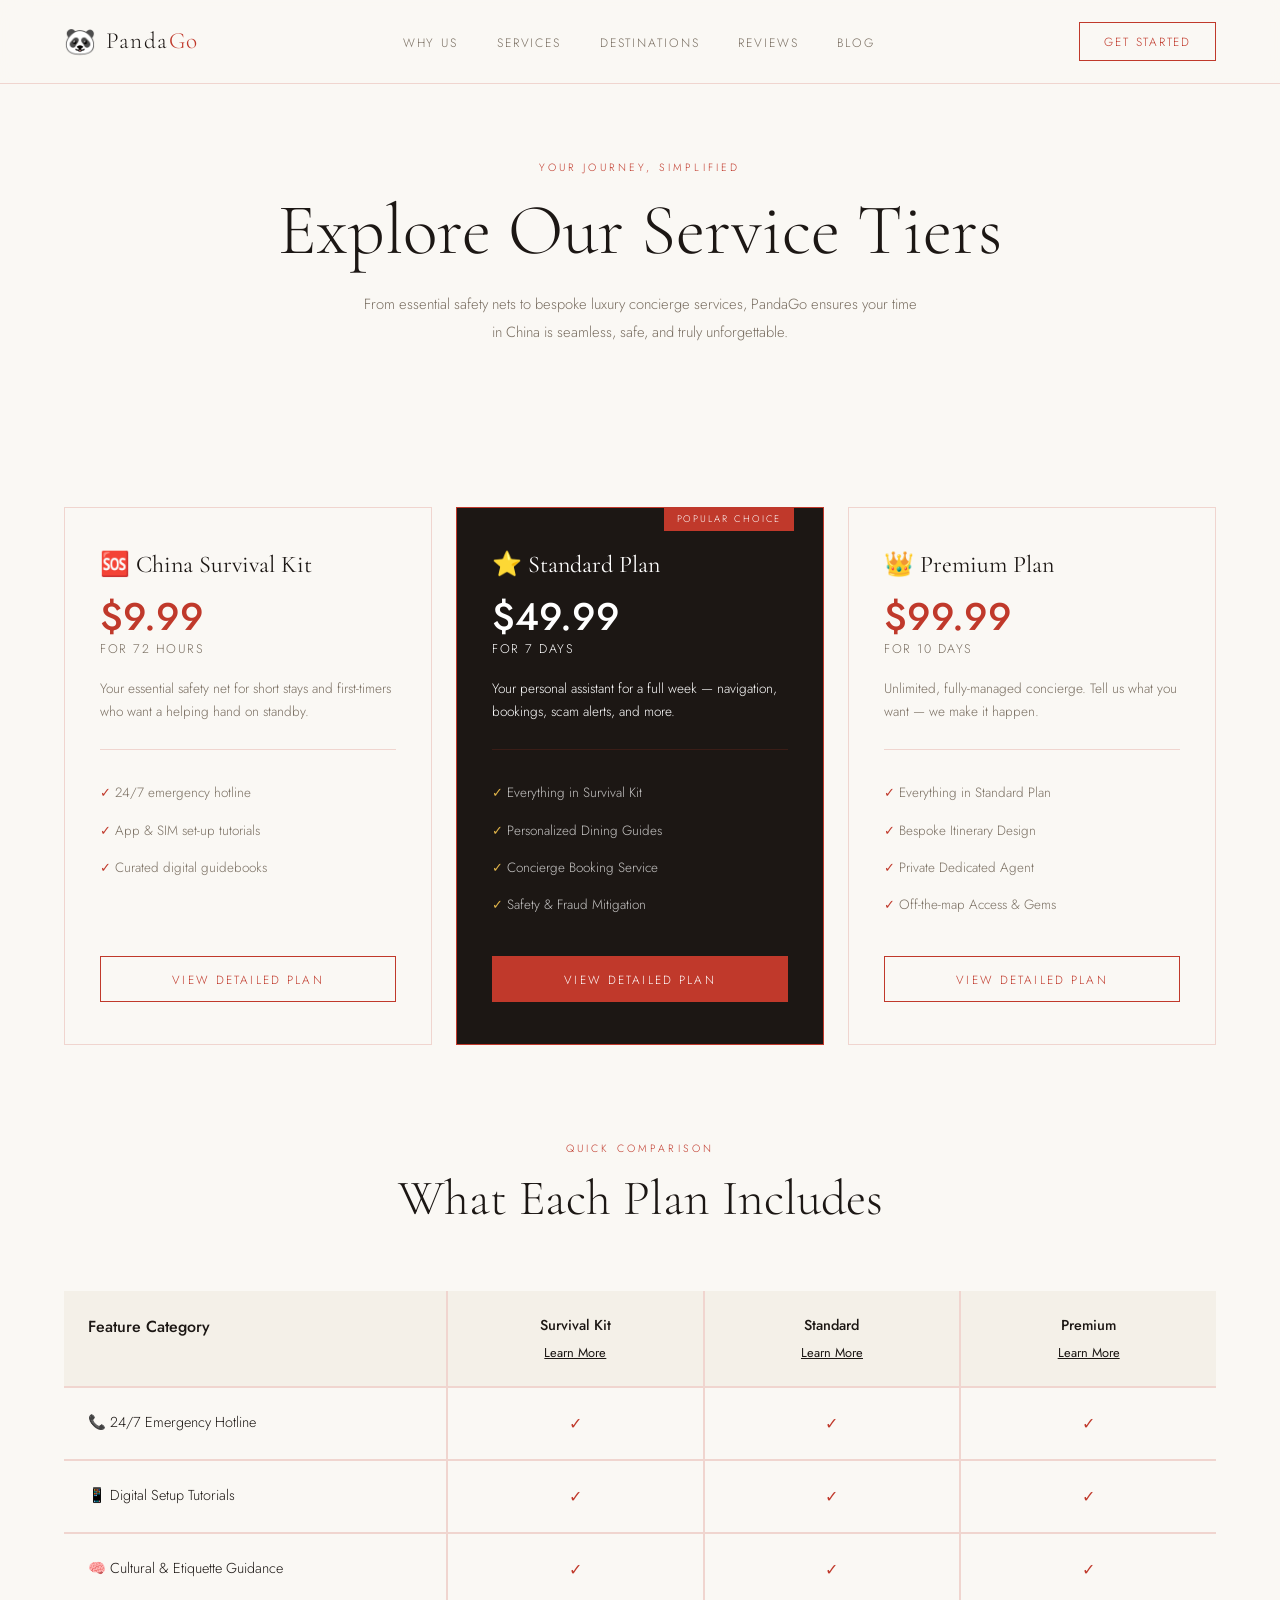
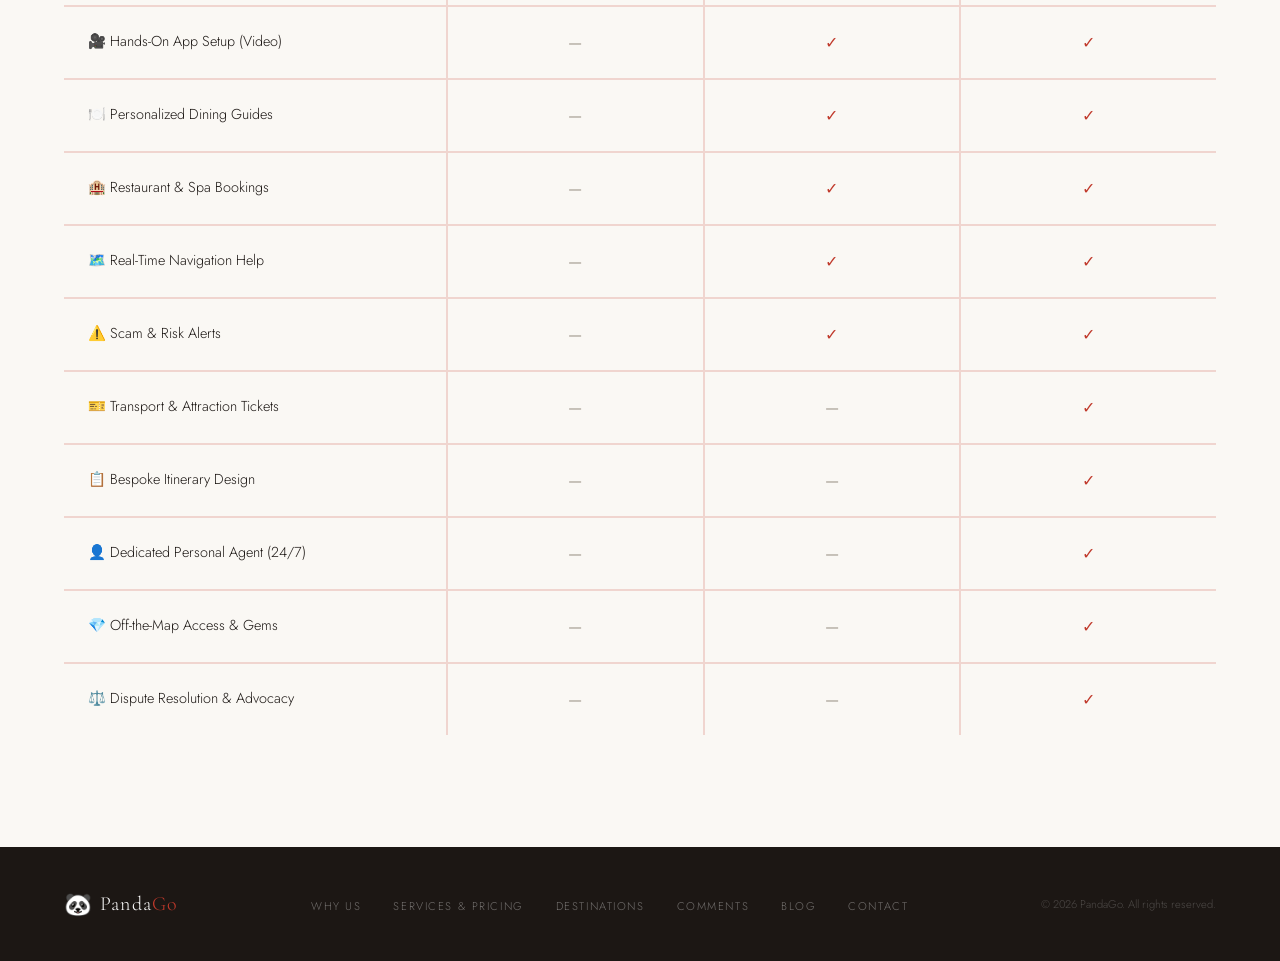
<file: services/index.html>
<!DOCTYPE html>
<html lang="en">
<head>
  <meta charset="UTF-8" />
  <meta name="viewport" content="width=device-width, initial-scale=1.0" />
  <title>PandaGo – Our Services</title>
  <link rel="icon" href="data:image/svg+xml,<svg xmlns=%22http://www.w3.org/2000/svg%22 viewBox=%220 0 100 100%22><text y=%22.9em%22 font-size=%2290%22>🐼</text></svg>">
  <link rel="preconnect" href="https://fonts.googleapis.com"/>
  <link href="https://fonts.googleapis.com/css2?family=Cormorant+Garamond:ital,wght@0,300;0,400;0,600;1,300;1,400&family=Jost:wght@300;400;500&display=swap" rel="stylesheet"/>
  <link rel="stylesheet" href="../style.css" />
  <script src="../js/footer.js"></script>
</head>
<body>

<nav id="nav">
  <a class="nav-logo" href="../index.html">
    <span class="logo-panda">&#x1F43C;</span>
    <span class="logo-text">Panda<span>Go</span></span>
  </a>
  <ul class="nav-links">
    <li><a href="../index.html#why">Why Us</a></li>
    <li><a href="#services">Services</a></li>
    <li><a href="../index.html#destinations">Destinations</a></li>
    <li><a href="../index.html#reviews">Reviews</a></li>
    <li><a href="../blog/index.html">Blog</a></li>
  </ul>
  <a class="nav-cta" href="../index.html#contact">Get Started</a>
</nav>

<section id="services-hero" style="position: relative; padding-top: 10rem; text-align: center; scroll-margin-top: 80px;">
  <div style="max-width: 800px; margin: 0 auto;">
    <span class="section-label">Your Journey, Simplified</span>
    <h1 class="section-title" style="font-size: clamp(2.5rem, 6vw, 4.5rem);">Explore Our Service Tiers</h1>
    <p class="section-desc" style="margin: 0 auto 3rem;">From essential safety nets to bespoke luxury concierge services, PandaGo ensures your time in China is seamless, safe, and truly unforgettable.</p>
  </div>
</section>

<section id="services" style="padding-top: 0; scroll-margin-top: 80px;">
  <div class="plans-grid" style="max-width: 1200px; margin: 0 auto;">
    <!-- Survival Kit -->
    <div class="plan-card">
      <div class="plan-name">🆘 China Survival Kit</div>
      <div class="plan-price">$9.99</div>
      <div class="plan-period">for 72 hours</div>
      <p class="plan-tagline">Your essential safety net for short stays and first-timers who want a helping hand on standby.</p>
      <ul class="plan-features">
        <li class="plan-feature">24/7 emergency hotline</li>
        <li class="plan-feature">App & SIM set-up tutorials</li>
        <li class="plan-feature">Curated digital guidebooks</li>
      </ul>
      <a href="survival-kit.html" class="plan-cta">View Detailed Plan</a>
    </div>

    <!-- Standard -->
    <div class="plan-card featured">
      <div class="plan-badge">Popular Choice</div>
      <div class="plan-name">⭐ Standard Plan</div>
      <div class="plan-price">$49.99</div>
      <div class="plan-period">for 7 days</div>
      <p class="plan-tagline">Your personal assistant for a full week — navigation, bookings, scam alerts, and more.</p>
      <ul class="plan-features">
        <li class="plan-feature">Everything in Survival Kit</li>
        <li class="plan-feature">Personalized Dining Guides</li>
        <li class="plan-feature">Concierge Booking Service</li>
        <li class="plan-feature">Safety & Fraud Mitigation</li>
      </ul>
      <a href="standard.html" class="plan-cta">View Detailed Plan</a>
    </div>

    <!-- Premium -->
    <div class="plan-card">
      <div class="plan-name">👑 Premium Plan</div>
      <div class="plan-price">$99.99</div>
      <div class="plan-period">for 10 days</div>
      <p class="plan-tagline">Unlimited, fully-managed concierge. Tell us what you want — we make it happen.</p>
      <ul class="plan-features">
        <li class="plan-feature">Everything in Standard Plan</li>
        <li class="plan-feature">Bespoke Itinerary Design</li>
        <li class="plan-feature">Private Dedicated Agent</li>
        <li class="plan-feature">Off-the-map Access & Gems</li>
      </ul>
      <a href="premium.html" class="plan-cta">View Detailed Plan</a>
    </div>
  </div>

  <!-- Feature Comparison Grid -->
  <div id="comparison" style="max-width: 1200px; margin: 6rem auto 0; scroll-margin-top: 80px;">
    <div style="text-align: center; margin-bottom: 4rem;">
      <span class="section-label">Quick Comparison</span>
      <h2 class="section-title" style="margin-bottom: 0.8rem;">What Each Plan Includes</h2>
    </div>
    
    <div style="display: grid; grid-template-columns: 1.5fr 1fr 1fr 1fr; gap: 2px; background: var(--border);">
      <!-- Header Row -->
      <div style="background: var(--sand); padding: 1.5rem; font-weight: 500;">Feature Category</div>
      <div style="background: var(--sand); padding: 1.5rem; font-weight: 500; text-align: center; font-size: 0.9rem;"><div>Survival Kit</div><a href="survival-kit.html" style="color: inherit; text-decoration: underline; font-size: 0.8rem; font-weight: 400; margin-top: 0.5rem; display: block;">Learn More</a></div>
      <div style="background: var(--sand); padding: 1.5rem; font-weight: 500; text-align: center; font-size: 0.9rem;"><div>Standard</div><a href="standard.html" style="color: inherit; text-decoration: underline; font-size: 0.8rem; font-weight: 400; margin-top: 0.5rem; display: block;">Learn More</a></div>
      <div style="background: var(--sand); padding: 1.5rem; font-weight: 500; text-align: center; font-size: 0.9rem;"><div>Premium</div><a href="premium.html" style="color: inherit; text-decoration: underline; font-size: 0.8rem; font-weight: 400; margin-top: 0.5rem; display: block;">Learn More</a></div>

      <!-- Emergency Support -->
      <div style="background: var(--cream); padding: 1.5rem; font-size: 0.9rem;">📞 24/7 Emergency Hotline</div>
      <div style="background: var(--cream); padding: 1.5rem; text-align: center; color: var(--red);">✓</div>
      <div style="background: var(--cream); padding: 1.5rem; text-align: center; color: var(--red);">✓</div>
      <div style="background: var(--cream); padding: 1.5rem; text-align: center; color: var(--red);">✓</div>

      <!-- App Setup -->
      <div style="background: var(--cream); padding: 1.5rem; font-size: 0.9rem;">📱 Digital Setup Tutorials</div>
      <div style="background: var(--cream); padding: 1.5rem; text-align: center; color: var(--red);">✓</div>
      <div style="background: var(--cream); padding: 1.5rem; text-align: center; color: var(--red);">✓</div>
      <div style="background: var(--cream); padding: 1.5rem; text-align: center; color: var(--red);">✓</div>

      <!-- Cultural Guidance -->
      <div style="background: var(--cream); padding: 1.5rem; font-size: 0.9rem;">🧠 Cultural & Etiquette Guidance</div>
      <div style="background: var(--cream); padding: 1.5rem; text-align: center; color: var(--red);">✓</div>
      <div style="background: var(--cream); padding: 1.5rem; text-align: center; color: var(--red);">✓</div>
      <div style="background: var(--cream); padding: 1.5rem; text-align: center; color: var(--red);">✓</div>

      <!-- Hands-On Setup -->
      <div style="background: var(--cream); padding: 1.5rem; font-size: 0.9rem;">🎥 Hands-On App Setup (Video)</div>
      <div style="background: var(--cream); padding: 1.5rem; text-align: center; color: var(--muted);">—</div>
      <div style="background: var(--cream); padding: 1.5rem; text-align: center; color: var(--red);">✓</div>
      <div style="background: var(--cream); padding: 1.5rem; text-align: center; color: var(--red);">✓</div>

      <!-- Dining -->
      <div style="background: var(--cream); padding: 1.5rem; font-size: 0.9rem;">🍽️ Personalized Dining Guides</div>
      <div style="background: var(--cream); padding: 1.5rem; text-align: center; color: var(--muted);">—</div>
      <div style="background: var(--cream); padding: 1.5rem; text-align: center; color: var(--red);">✓</div>
      <div style="background: var(--cream); padding: 1.5rem; text-align: center; color: var(--red);">✓</div>

      <!-- Bookings -->
      <div style="background: var(--cream); padding: 1.5rem; font-size: 0.9rem;">🏨 Restaurant & Spa Bookings</div>
      <div style="background: var(--cream); padding: 1.5rem; text-align: center; color: var(--muted);">—</div>
      <div style="background: var(--cream); padding: 1.5rem; text-align: center; color: var(--red);">✓</div>
      <div style="background: var(--cream); padding: 1.5rem; text-align: center; color: var(--red);">✓</div>

      <!-- Navigation -->
      <div style="background: var(--cream); padding: 1.5rem; font-size: 0.9rem;">🗺️ Real-Time Navigation Help</div>
      <div style="background: var(--cream); padding: 1.5rem; text-align: center; color: var(--muted);">—</div>
      <div style="background: var(--cream); padding: 1.5rem; text-align: center; color: var(--red);">✓</div>
      <div style="background: var(--cream); padding: 1.5rem; text-align: center; color: var(--red);">✓</div>

      <!-- Scam Protection -->
      <div style="background: var(--cream); padding: 1.5rem; font-size: 0.9rem;">⚠️ Scam & Risk Alerts</div>
      <div style="background: var(--cream); padding: 1.5rem; text-align: center; color: var(--muted);">—</div>
      <div style="background: var(--cream); padding: 1.5rem; text-align: center; color: var(--red);">✓</div>
      <div style="background: var(--cream); padding: 1.5rem; text-align: center; color: var(--red);">✓</div>

      <!-- Transport Bookings -->
      <div style="background: var(--cream); padding: 1.5rem; font-size: 0.9rem;">🎫 Transport & Attraction Tickets</div>
      <div style="background: var(--cream); padding: 1.5rem; text-align: center; color: var(--muted);">—</div>
      <div style="background: var(--cream); padding: 1.5rem; text-align: center; color: var(--muted);">—</div>
      <div style="background: var(--cream); padding: 1.5rem; text-align: center; color: var(--red);">✓</div>

      <!-- Itinerary Design -->
      <div style="background: var(--cream); padding: 1.5rem; font-size: 0.9rem;">📋 Bespoke Itinerary Design</div>
      <div style="background: var(--cream); padding: 1.5rem; text-align: center; color: var(--muted);">—</div>
      <div style="background: var(--cream); padding: 1.5rem; text-align: center; color: var(--muted);">—</div>
      <div style="background: var(--cream); padding: 1.5rem; text-align: center; color: var(--red);">✓</div>

      <!-- Dedicated Agent -->
      <div style="background: var(--cream); padding: 1.5rem; font-size: 0.9rem;">👤 Dedicated Personal Agent (24/7)</div>
      <div style="background: var(--cream); padding: 1.5rem; text-align: center; color: var(--muted);">—</div>
      <div style="background: var(--cream); padding: 1.5rem; text-align: center; color: var(--muted);">—</div>
      <div style="background: var(--cream); padding: 1.5rem; text-align: center; color: var(--red);">✓</div>

      <!-- Off-the-Map -->
      <div style="background: var(--cream); padding: 1.5rem; font-size: 0.9rem;">💎 Off-the-Map Access & Gems</div>
      <div style="background: var(--cream); padding: 1.5rem; text-align: center; color: var(--muted);">—</div>
      <div style="background: var(--cream); padding: 1.5rem; text-align: center; color: var(--muted);">—</div>
      <div style="background: var(--cream); padding: 1.5rem; text-align: center; color: var(--red);">✓</div>

      <!-- Dispute Resolution -->
      <div style="background: var(--cream); padding: 1.5rem; font-size: 0.9rem;">⚖️ Dispute Resolution & Advocacy</div>
      <div style="background: var(--cream); padding: 1.5rem; text-align: center; color: var(--muted);">—</div>
      <div style="background: var(--cream); padding: 1.5rem; text-align: center; color: var(--muted);">—</div>
      <div style="background: var(--cream); padding: 1.5rem; text-align: center; color: var(--red);">✓</div>
    </div>
  </div>
</section>

<footer></footer>

<script>
  window.addEventListener('scroll', () => {
    document.querySelector('nav').style.padding =
      window.scrollY > 60 ? '0.9rem 4rem' : '1.4rem 4rem';
  });
</script>

</body>
</html>
</file>
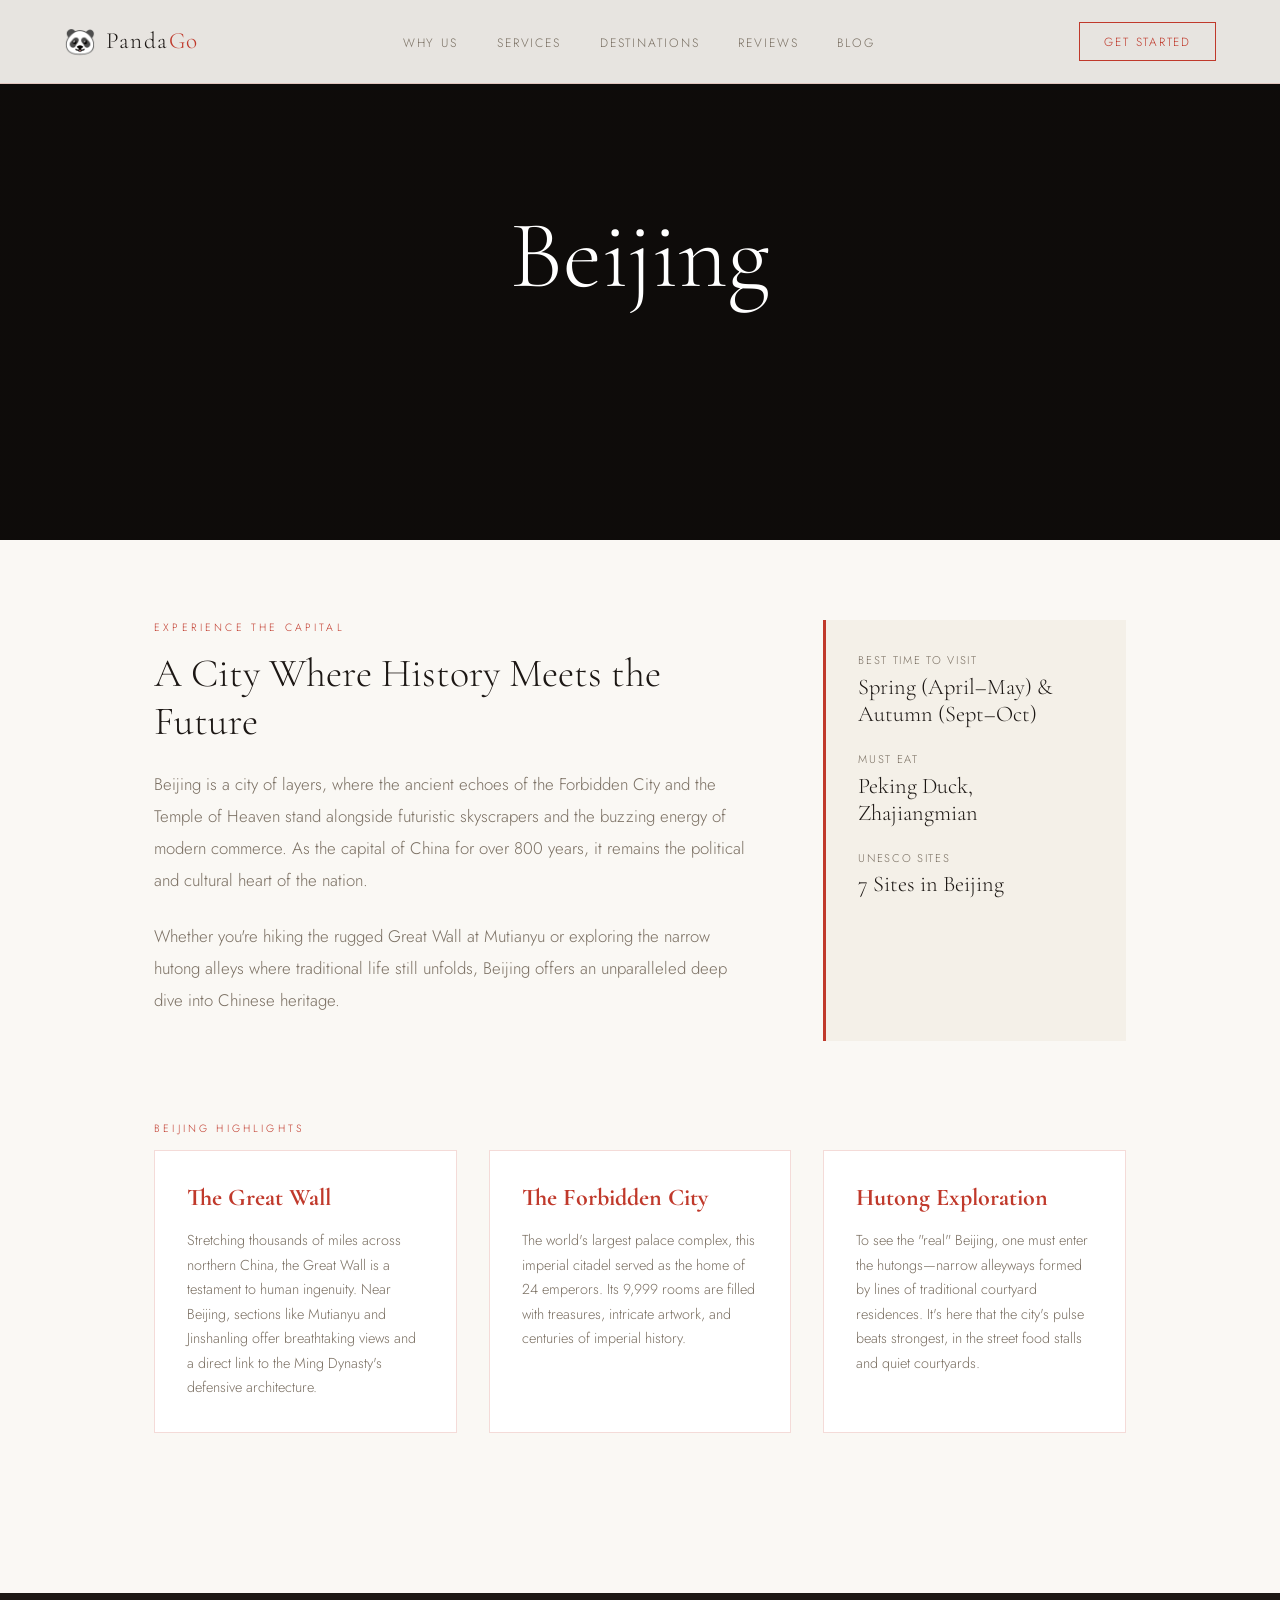
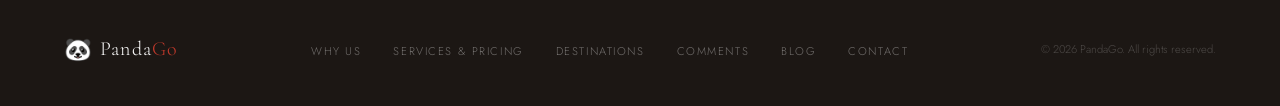
<file: destinations/beijing.html>
<!DOCTYPE html>
<html lang="en">
<head>
  <meta charset="UTF-8"/>
  <meta name="viewport" content="width=device-width, initial-scale=1.0"/>
  <title>Beijing | PandaGo — Your 24/7 China Travel Assistant</title>
  <link rel="preconnect" href="https://fonts.googleapis.com"/>
  <link href="https://fonts.googleapis.com/css2?family=Cormorant+Garamond:ital,wght@0,300;0,400;0,600;1,300;1,400&family=Jost:wght@300;400;500&display=swap" rel="stylesheet"/>
  <link rel="stylesheet" href="../style.css"/>
  <script src="../js/footer.js"></script>
  <style>
    header.dest-hero {
      height: 60vh;
      position: relative;
      display: flex;
      align-items: center;
      justify-content: center;
      background: var(--ink);
      overflow: hidden;
    }
    .hero-bg {
      position: absolute; inset: 0;
      background: linear-gradient(rgba(0,0,0,0.5), rgba(0,0,0,0.5)), url('https://images.unsplash.com/photo-1508804185872-d7badad00f7d?w=1600&q=80') center/cover no-repeat;
      z-index: 1;
    }
    .hero-content { position: relative; z-index: 2; text-align: center; color: #fff; }
    .hero-title { font-family: var(--ff-d); font-size: clamp(3rem, 8vw, 6rem); font-weight: 300; }

    main { padding: 5rem 4rem; max-width: 1100px; margin: 0 auto; }
    .dest-intro { display: grid; grid-template-columns: 2fr 1fr; gap: 4rem; margin-bottom: 5rem; }
    .dest-text h2 { font-family: var(--ff-d); font-size: 2.5rem; font-weight: 300; margin-bottom: 1.5rem; }
    .dest-text p { font-size: 1.05rem; line-height: 1.9; color: var(--muted); margin-bottom: 1.5rem; }
    
    .dest-stats { background: var(--sand); padding: 2rem; border-left: 3px solid var(--red); }
    .stat-item { margin-bottom: 1.5rem; }
    .stat-label { font-size: 0.7rem; letter-spacing: 0.15em; text-transform: uppercase; color: var(--muted); display: block; margin-bottom: 0.3rem; }
    .stat-value { font-family: var(--ff-d); font-size: 1.4rem; color: var(--ink); }

    .highlights { display: grid; grid-template-columns: repeat(auto-fit, minmax(300px, 1fr)); gap: 2rem; margin-bottom: 5rem; }
    .highlight-card { background: #fff; border: 1px solid var(--border); padding: 2rem; }
    .highlight-card h3 { font-family: var(--ff-d); font-size: 1.5rem; margin-bottom: 1rem; color: var(--red); }
    .highlight-card p { font-size: 0.9rem; line-height: 1.7; color: var(--muted); }

    @media(max-width:900px){
      main { padding:4rem 2rem; }
      .dest-intro { grid-template-columns: 1fr; gap: 2rem; }
    }
  </style>
</head>
<body>

<nav id="nav">
  <a class="nav-logo" href="../index.html#hero">
    <span class="logo-panda">&#x1F43C;</span>
    <span class="logo-text">Panda<span>Go</span></span>
  </a>
  <ul class="nav-links">
    <li><a href="../index.html#why">Why Us</a></li>
    <li><a href="../index.html#services">Services</a></li>
    <li><a href="../index.html#destinations">Destinations</a></li>
    <li><a href="../index.html#reviews">Reviews</a></li>
    <li><a href="../index.html#blog">Blog</a></li>
  </ul>
  <a class="nav-cta" href="../index.html#contact">Get Started</a>
</nav>

<header class="dest-hero">
  <div class="hero-bg"></div>
  <div class="hero-content">
    <h1 class="hero-title">Beijing</h1>
  </div>
</header>

<main>
  <div class="dest-intro">
    <div class="dest-text">
      <span class="section-label">Experience the Capital</span>
      <h2>A City Where History Meets the Future</h2>
      <p>Beijing is a city of layers, where the ancient echoes of the Forbidden City and the Temple of Heaven stand alongside futuristic skyscrapers and the buzzing energy of modern commerce. As the capital of China for over 800 years, it remains the political and cultural heart of the nation.</p>
      <p>Whether you're hiking the rugged Great Wall at Mutianyu or exploring the narrow hutong alleys where traditional life still unfolds, Beijing offers an unparalleled deep dive into Chinese heritage.</p>
    </div>
    <div class="dest-stats">
      <div class="stat-item">
        <span class="stat-label">Best Time to Visit</span>
        <span class="stat-value">Spring (April–May) & Autumn (Sept–Oct)</span>
      </div>
      <div class="stat-item">
        <span class="stat-label">Must Eat</span>
        <span class="stat-value">Peking Duck, Zhajiangmian</span>
      </div>
      <div class="stat-item">
        <span class="stat-label">UNESCO Sites</span>
        <span class="stat-value">7 Sites in Beijing</span>
      </div>
    </div>
  </div>

  <span class="section-label">Beijing Highlights</span>
  <div class="highlights">
    <div class="highlight-card">
      <h3>The Great Wall</h3>
      <p>Stretching thousands of miles across northern China, the Great Wall is a testament to human ingenuity. Near Beijing, sections like Mutianyu and Jinshanling offer breathtaking views and a direct link to the Ming Dynasty's defensive architecture.</p>
    </div>
    <div class="highlight-card">
      <h3>The Forbidden City</h3>
      <p>The world's largest palace complex, this imperial citadel served as the home of 24 emperors. Its 9,999 rooms are filled with treasures, intricate artwork, and centuries of imperial history.</p>
    </div>
    <div class="highlight-card">
      <h3>Hutong Exploration</h3>
      <p>To see the "real" Beijing, one must enter the hutongs—narrow alleyways formed by lines of traditional courtyard residences. It's here that the city's pulse beats strongest, in the street food stalls and quiet courtyards.</p>
    </div>
  </div>
</main>

<footer></footer>

<script>
  window.addEventListener('scroll', () => {
    document.querySelector('nav').style.padding =
      window.scrollY > 60 ? '0.9rem 4rem' : '1.4rem 4rem';
  });
</script>
</body>
</html>
</file>
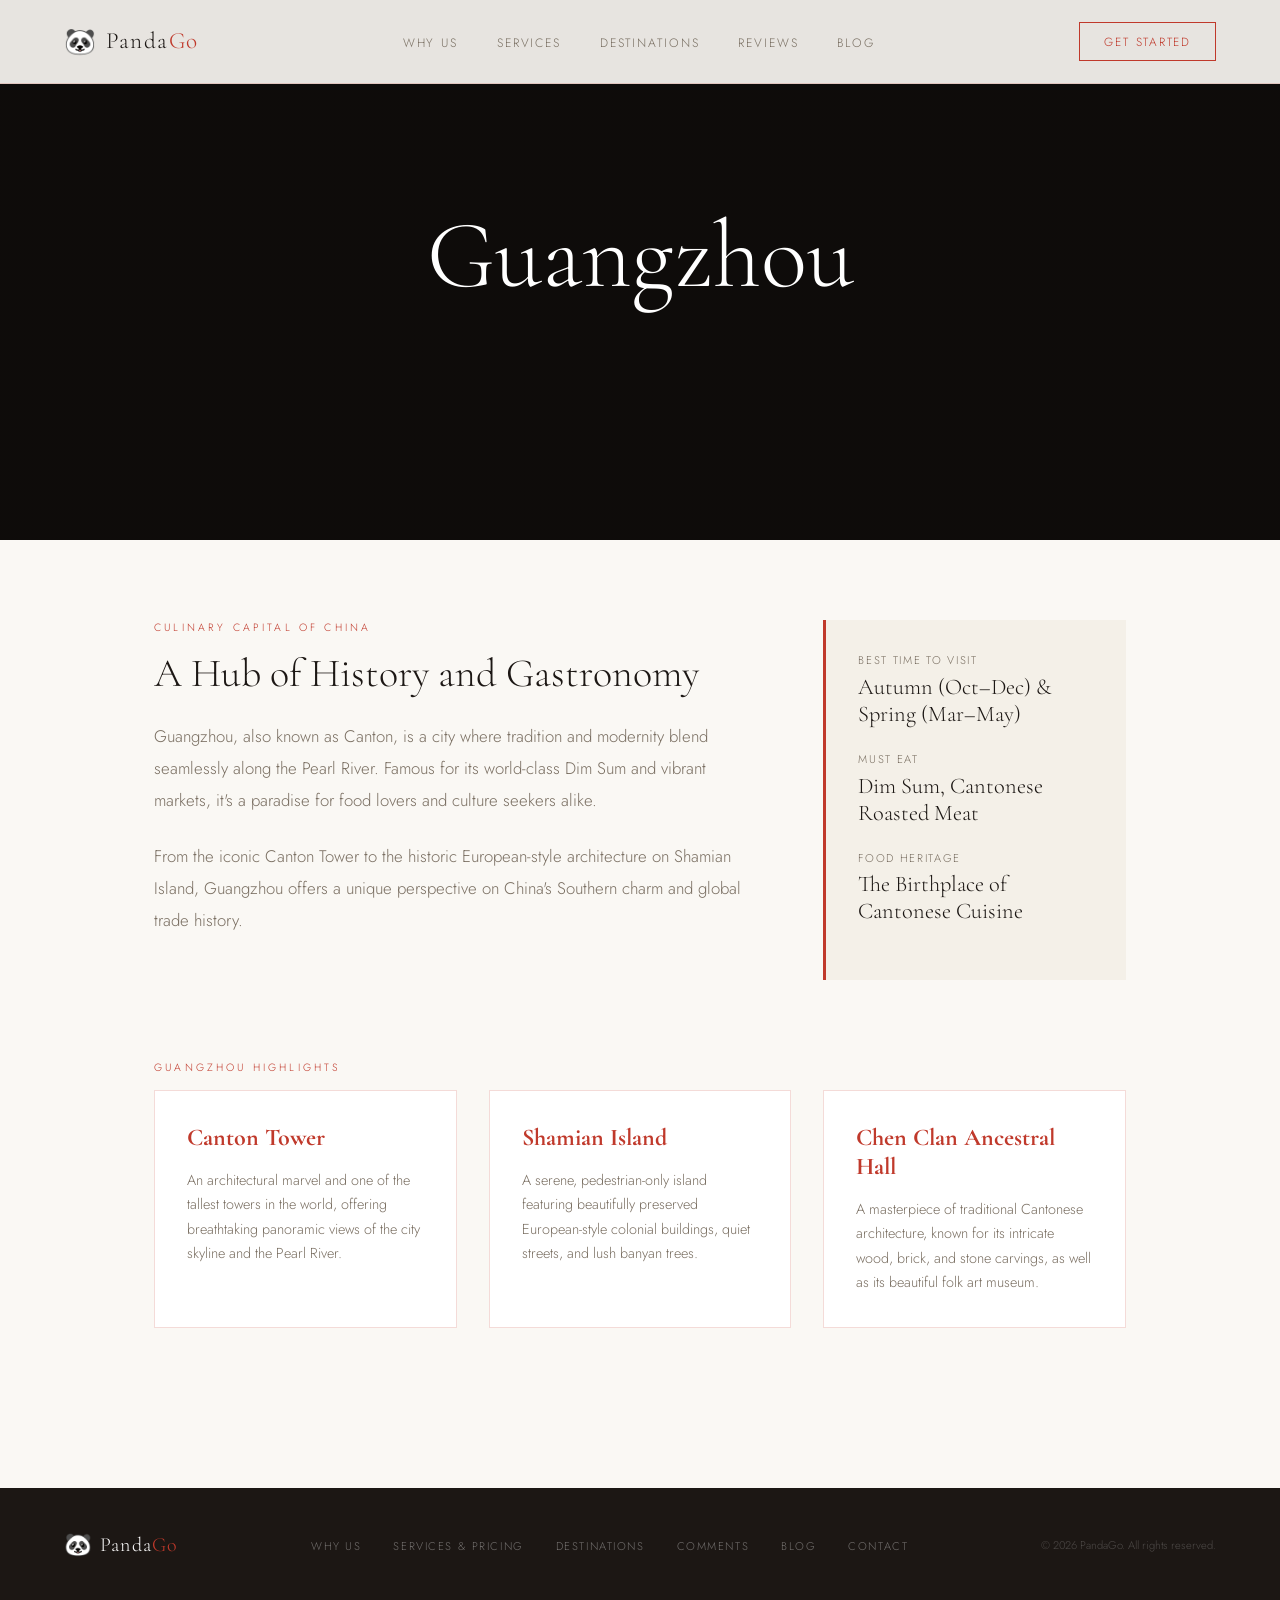
<file: destinations/guangzhou.html>
<!DOCTYPE html>
<html lang="en">
<head>
  <meta charset="UTF-8"/>
  <meta name="viewport" content="width=device-width, initial-scale=1.0"/>
  <title>Guangzhou | PandaGo — Your 24/7 China Travel Assistant</title>
  <link rel="preconnect" href="https://fonts.googleapis.com"/>
  <link href="https://fonts.googleapis.com/css2?family=Cormorant+Garamond:ital,wght@0,300;0,400;0,600;1,300;1,400&family=Jost:wght@300;400;500&display=swap" rel="stylesheet"/>
  <link rel="stylesheet" href="../style.css"/>
  <script src="../js/footer.js"></script>
  <style>
    header.dest-hero {
      height: 60vh;
      position: relative;
      display: flex;
      align-items: center;
      justify-content: center;
      background: var(--ink);
      overflow: hidden;
    }
    .hero-bg {
      position: absolute; inset: 0;
      background: linear-gradient(rgba(0,0,0,0.5), rgba(0,0,0,0.5)), url('https://images.unsplash.com/photo-1575041764111-b407991d6826?auto=format&fit=crop&q=80&w=1600') center/cover no-repeat;
      z-index: 1;
    }
    .hero-content { position: relative; z-index: 2; text-align: center; color: #fff; }
    .hero-title { font-family: var(--ff-d); font-size: clamp(3rem, 8vw, 6rem); font-weight: 300; }

    main { padding: 5rem 4rem; max-width: 1100px; margin: 0 auto; }
    .dest-intro { display: grid; grid-template-columns: 2fr 1fr; gap: 4rem; margin-bottom: 5rem; }
    .dest-text h2 { font-family: var(--ff-d); font-size: 2.5rem; font-weight: 300; margin-bottom: 1.5rem; }
    .dest-text p { font-size: 1.05rem; line-height: 1.9; color: var(--muted); margin-bottom: 1.5rem; }
    
    .dest-stats { background: var(--sand); padding: 2rem; border-left: 3px solid var(--red); }
    .stat-item { margin-bottom: 1.5rem; }
    .stat-label { font-size: 0.7rem; letter-spacing: 0.15em; text-transform: uppercase; color: var(--muted); display: block; margin-bottom: 0.3rem; }
    .stat-value { font-family: var(--ff-d); font-size: 1.4rem; color: var(--ink); }

    .highlights { display: grid; grid-template-columns: repeat(auto-fit, minmax(300px, 1fr)); gap: 2rem; margin-bottom: 5rem; }
    .highlight-card { background: #fff; border: 1px solid var(--border); padding: 2rem; }
    .highlight-card h3 { font-family: var(--ff-d); font-size: 1.5rem; margin-bottom: 1rem; color: var(--red); }
    .highlight-card p { font-size: 0.9rem; line-height: 1.7; color: var(--muted); }

    @media(max-width:900px){
      main { padding:4rem 2rem; }
      .dest-intro { grid-template-columns: 1fr; gap: 2rem; }
    }
  </style>
</head>
<body>

<nav id="nav">
  <a class="nav-logo" href="../index.html#hero">
    <span class="logo-panda">&#x1F43C;</span>
    <span class="logo-text">Panda<span>Go</span></span>
  </a>
  <ul class="nav-links">
    <li><a href="../index.html#why">Why Us</a></li>
    <li><a href="../index.html#services">Services</a></li>
    <li><a href="../index.html#destinations">Destinations</a></li>
    <li><a href="../index.html#reviews">Reviews</a></li>
    <li><a href="../index.html#blog">Blog</a></li>
  </ul>
  <a class="nav-cta" href="../index.html#contact">Get Started</a>
</nav>

<header class="dest-hero">
  <div class="hero-bg"></div>
  <div class="hero-content">
    <h1 class="hero-title">Guangzhou</h1>
  </div>
</header>

<main>
  <div class="dest-intro">
    <div class="dest-text">
      <span class="section-label">Culinary Capital of China</span>
      <h2>A Hub of History and Gastronomy</h2>
      <p>Guangzhou, also known as Canton, is a city where tradition and modernity blend seamlessly along the Pearl River. Famous for its world-class Dim Sum and vibrant markets, it's a paradise for food lovers and culture seekers alike.</p>
      <p>From the iconic Canton Tower to the historic European-style architecture on Shamian Island, Guangzhou offers a unique perspective on China's Southern charm and global trade history.</p>
    </div>
    <div class="dest-stats">
      <div class="stat-item">
        <span class="stat-label">Best Time to Visit</span>
        <span class="stat-value">Autumn (Oct–Dec) & Spring (Mar–May)</span>
      </div>
      <div class="stat-item">
        <span class="stat-label">Must Eat</span>
        <span class="stat-value">Dim Sum, Cantonese Roasted Meat</span>
      </div>
      <div class="stat-item">
        <span class="stat-label">Food Heritage</span>
        <span class="stat-value">The Birthplace of Cantonese Cuisine</span>
      </div>
    </div>
  </div>

  <span class="section-label">Guangzhou Highlights</span>
  <div class="highlights">
    <div class="highlight-card">
      <h3>Canton Tower</h3>
      <p>An architectural marvel and one of the tallest towers in the world, offering breathtaking panoramic views of the city skyline and the Pearl River.</p>
    </div>
    <div class="highlight-card">
      <h3>Shamian Island</h3>
      <p>A serene, pedestrian-only island featuring beautifully preserved European-style colonial buildings, quiet streets, and lush banyan trees.</p>
    </div>
    <div class="highlight-card">
      <h3>Chen Clan Ancestral Hall</h3>
      <p>A masterpiece of traditional Cantonese architecture, known for its intricate wood, brick, and stone carvings, as well as its beautiful folk art museum.</p>
    </div>
  </div>
</main>

<footer></footer>

<script>
  window.addEventListener('scroll', () => {
    document.querySelector('nav').style.padding =
      window.scrollY > 60 ? '0.9rem 4rem' : '1.4rem 4rem';
  });
</script>
</body>
</html>
</file>
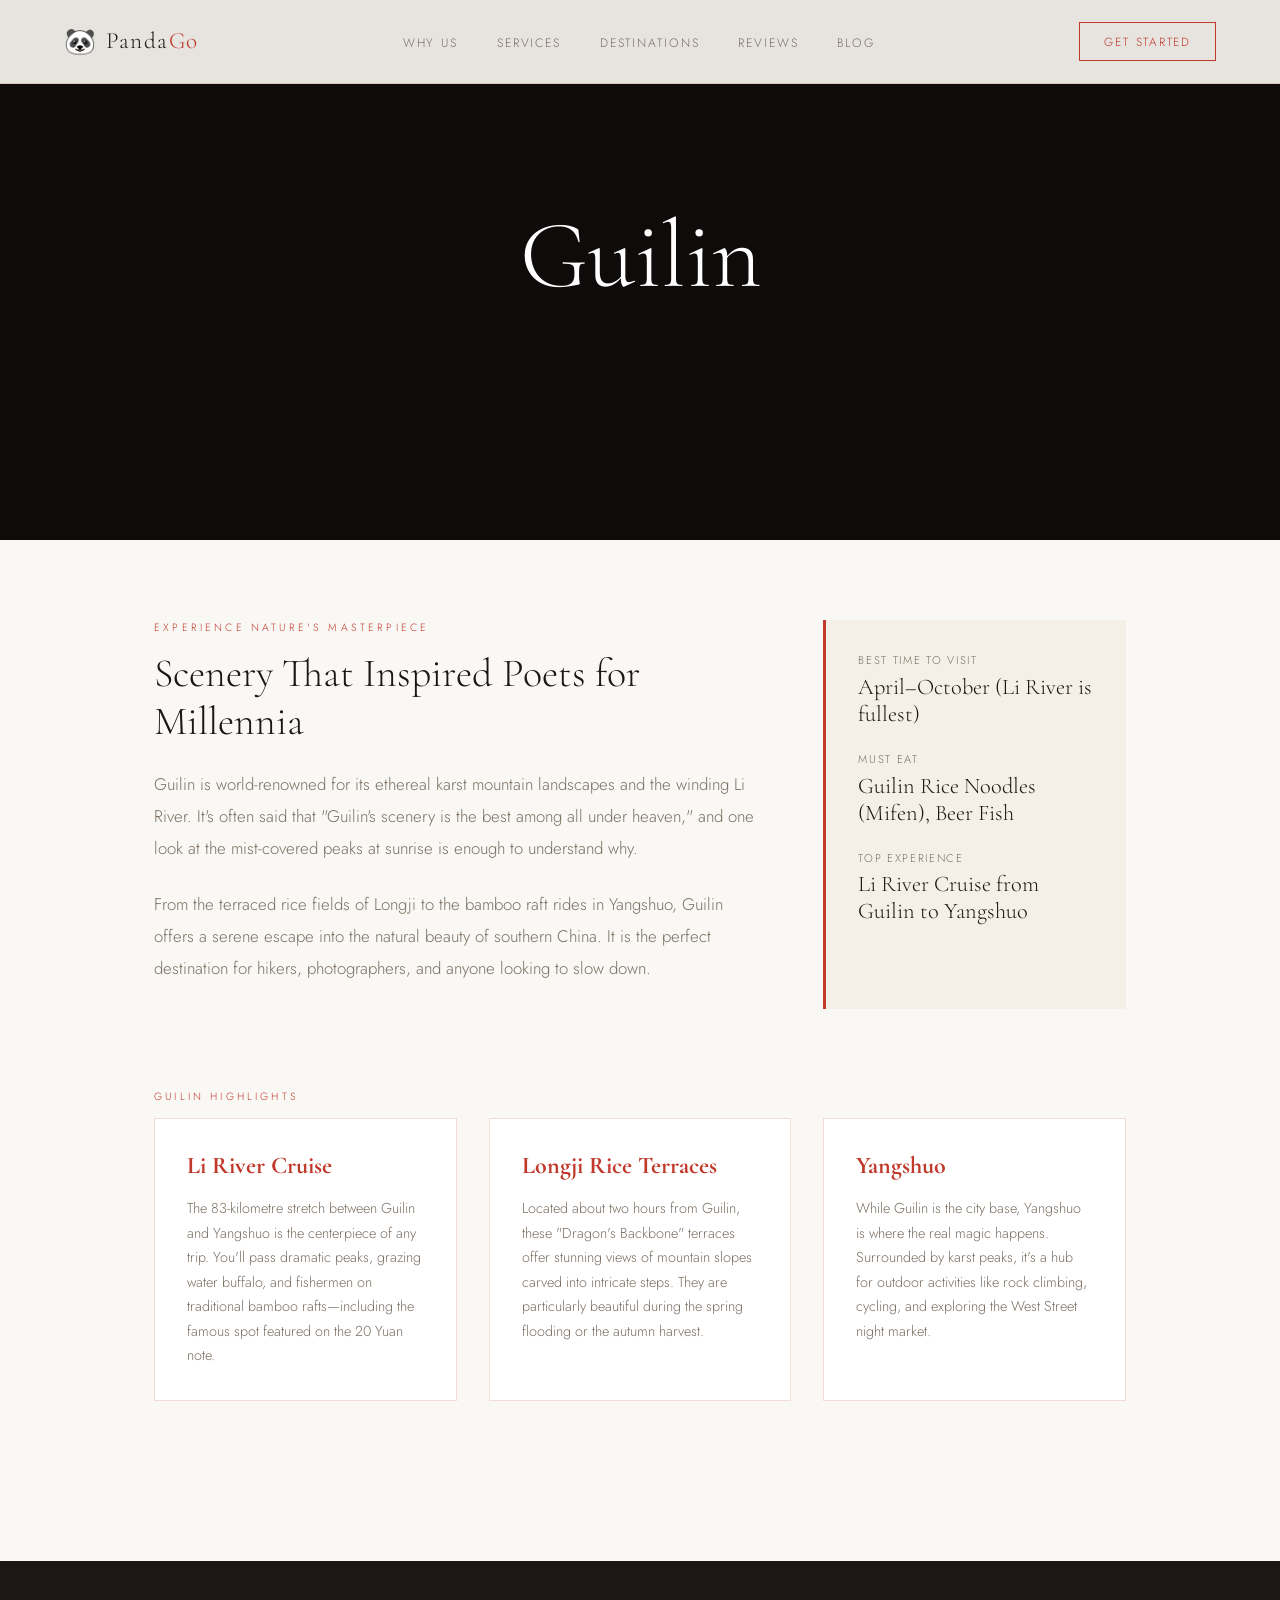
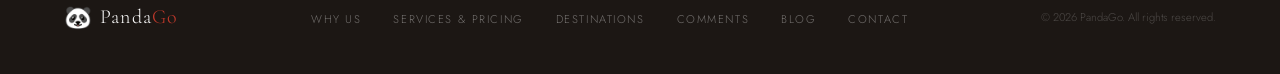
<file: destinations/guilin.html>
<!DOCTYPE html>
<html lang="en">
<head>
  <meta charset="UTF-8"/>
  <meta name="viewport" content="width=device-width, initial-scale=1.0"/>
  <title>Guilin | PandaGo — Your 24/7 China Travel Assistant</title>
  <link rel="preconnect" href="https://fonts.googleapis.com"/>
  <link href="https://fonts.googleapis.com/css2?family=Cormorant+Garamond:ital,wght@0,300;0,400;0,600;1,300;1,400&family=Jost:wght@300;400;500&display=swap" rel="stylesheet"/>
  <link rel="stylesheet" href="../style.css"/>
  <script src="../js/footer.js"></script>
  <style>
    header.dest-hero {
      height: 60vh;
      position: relative;
      display: flex;
      align-items: center;
      justify-content: center;
      background: var(--ink);
      overflow: hidden;
    }
    .hero-bg {
      position: absolute; inset: 0;
      background: linear-gradient(rgba(0,0,0,0.5), rgba(0,0,0,0.5)), url('https://images.unsplash.com/photo-1518548419970-58e3b4079ab2?w=1600&q=80') center/cover no-repeat;
      z-index: 1;
    }
    .hero-content { position: relative; z-index: 2; text-align: center; color: #fff; }
    .hero-title { font-family: var(--ff-d); font-size: clamp(3rem, 8vw, 6rem); font-weight: 300; }

    main { padding: 5rem 4rem; max-width: 1100px; margin: 0 auto; }
    .section-label { font-size: 0.66rem; letter-spacing: 0.3em; text-transform: uppercase; color: var(--red); margin-bottom: 0.9rem; display: block; }
    .dest-intro { display: grid; grid-template-columns: 2fr 1fr; gap: 4rem; margin-bottom: 5rem; }
    .dest-text h2 { font-family: var(--ff-d); font-size: 2.5rem; font-weight: 300; margin-bottom: 1.5rem; }
    .dest-text p { font-size: 1.05rem; line-height: 1.9; color: var(--muted); margin-bottom: 1.5rem; }
    
    .dest-stats { background: var(--sand); padding: 2rem; border-left: 3px solid var(--red); }
    .stat-item { margin-bottom: 1.5rem; }
    .stat-label { font-size: 0.7rem; letter-spacing: 0.15em; text-transform: uppercase; color: var(--muted); display: block; margin-bottom: 0.3rem; }
    .stat-value { font-family: var(--ff-d); font-size: 1.4rem; color: var(--ink); }

    .highlights { display: grid; grid-template-columns: repeat(auto-fit, minmax(300px, 1fr)); gap: 2rem; margin-bottom: 5rem; }
    .highlight-card { background: #fff; border: 1px solid var(--border); padding: 2rem; }
    .highlight-card h3 { font-family: var(--ff-d); font-size: 1.5rem; margin-bottom: 1rem; color: var(--red); }
    .highlight-card p { font-size: 0.9rem; line-height: 1.7; color: var(--muted); }

    @media(max-width:900px){
      main { padding:4rem 2rem; }
      .dest-intro { grid-template-columns: 1fr; gap: 2rem; }
    }
  </style>
</head>
<body>

<nav id="nav">
  <a class="nav-logo" href="../index.html#hero">
    <span class="logo-panda">&#x1F43C;</span>
    <span class="logo-text">Panda<span>Go</span></span>
  </a>
  <ul class="nav-links">
    <li><a href="../index.html#why">Why Us</a></li>
    <li><a href="../index.html#services">Services</a></li>
    <li><a href="../index.html#destinations">Destinations</a></li>
    <li><a href="../index.html#reviews">Reviews</a></li>
    <li><a href="../index.html#blog">Blog</a></li>
  </ul>
  <a class="nav-cta" href="../index.html#contact">Get Started</a>
</nav>

<header class="dest-hero">
  <div class="hero-bg"></div>
  <div class="hero-content">
    <h1 class="hero-title">Guilin</h1>
  </div>
</header>

<main>
  <div class="dest-intro">
    <div class="dest-text">
      <span class="section-label">Experience Nature's Masterpiece</span>
      <h2>Scenery That Inspired Poets for Millennia</h2>
      <p>Guilin is world-renowned for its ethereal karst mountain landscapes and the winding Li River. It's often said that "Guilin's scenery is the best among all under heaven," and one look at the mist-covered peaks at sunrise is enough to understand why.</p>
      <p>From the terraced rice fields of Longji to the bamboo raft rides in Yangshuo, Guilin offers a serene escape into the natural beauty of southern China. It is the perfect destination for hikers, photographers, and anyone looking to slow down.</p>
    </div>
    <div class="dest-stats">
      <div class="stat-item">
        <span class="stat-label">Best Time to Visit</span>
        <span class="stat-value">April–October (Li River is fullest)</span>
      </div>
      <div class="stat-item">
        <span class="stat-label">Must Eat</span>
        <span class="stat-value">Guilin Rice Noodles (Mifen), Beer Fish</span>
      </div>
      <div class="stat-item">
        <span class="stat-label">Top Experience</span>
        <span class="stat-value">Li River Cruise from Guilin to Yangshuo</span>
      </div>
    </div>
  </div>

  <span class="section-label">Guilin Highlights</span>
  <div class="highlights">
    <div class="highlight-card">
      <h3>Li River Cruise</h3>
      <p>The 83-kilometre stretch between Guilin and Yangshuo is the centerpiece of any trip. You'll pass dramatic peaks, grazing water buffalo, and fishermen on traditional bamboo rafts—including the famous spot featured on the 20 Yuan note.</p>
    </div>
    <div class="highlight-card">
      <h3>Longji Rice Terraces</h3>
      <p>Located about two hours from Guilin, these "Dragon's Backbone" terraces offer stunning views of mountain slopes carved into intricate steps. They are particularly beautiful during the spring flooding or the autumn harvest.</p>
    </div>
    <div class="highlight-card">
      <h3>Yangshuo</h3>
      <p>While Guilin is the city base, Yangshuo is where the real magic happens. Surrounded by karst peaks, it's a hub for outdoor activities like rock climbing, cycling, and exploring the West Street night market.</p>
    </div>
  </div>
</main>

<footer></footer>

<script>
  window.addEventListener('scroll', () => {
    document.querySelector('nav').style.padding =
      window.scrollY > 60 ? '0.9rem 4rem' : '1.4rem 4rem';
  });
</script>
</body>
</html>
</file>
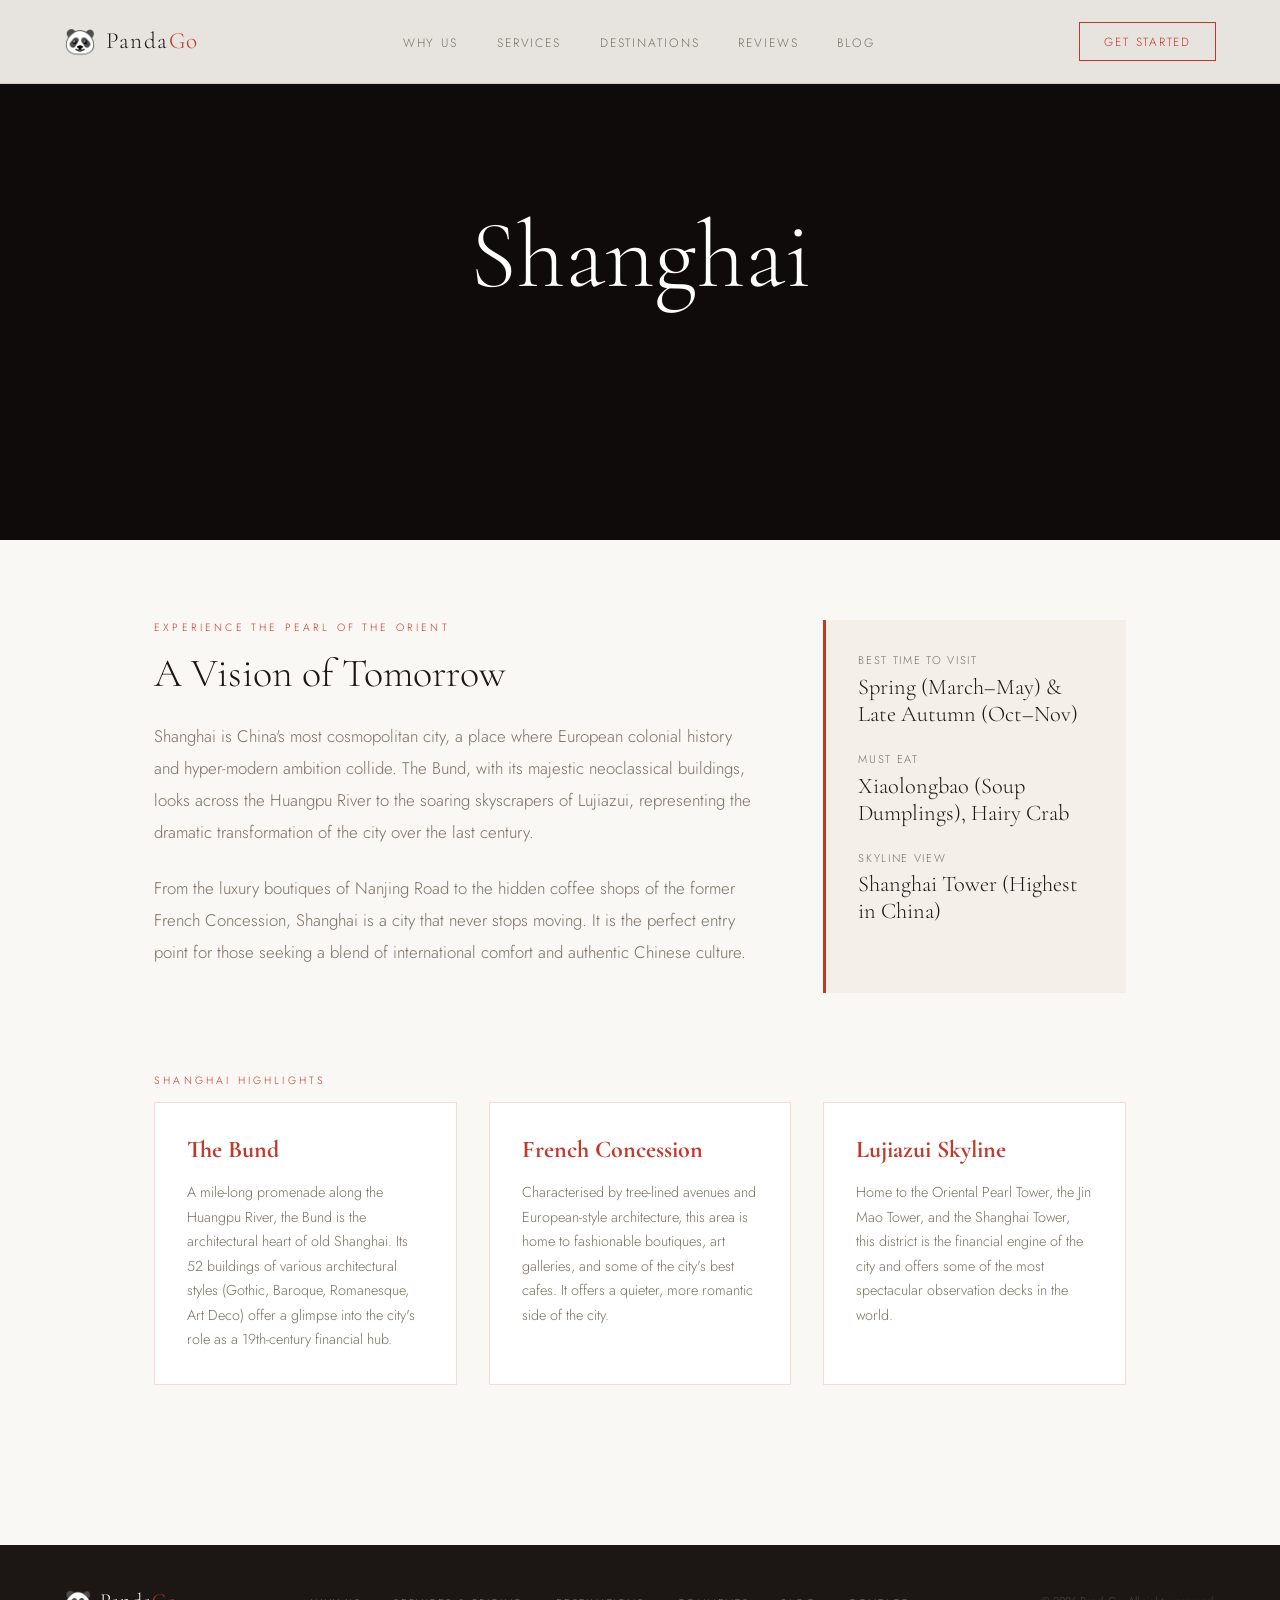
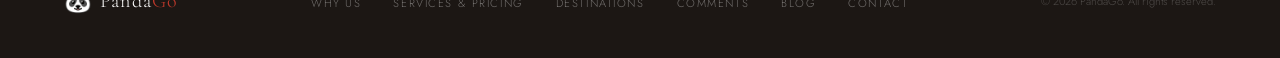
<file: destinations/shanghai.html>
<!DOCTYPE html>
<html lang="en">
<head>
  <meta charset="UTF-8"/>
  <meta name="viewport" content="width=device-width, initial-scale=1.0"/>
  <title>Shanghai | PandaGo — Your 24/7 China Travel Assistant</title>
  <link rel="preconnect" href="https://fonts.googleapis.com"/>
  <link href="https://fonts.googleapis.com/css2?family=Cormorant+Garamond:ital,wght@0,300;0,400;0,600;1,300;1,400&family=Jost:wght@300;400;500&display=swap" rel="stylesheet"/>
  <link rel="stylesheet" href="../style.css"/>
  <script src="../js/footer.js"></script>
  <style>
    header.dest-hero {
      height: 60vh;
      position: relative;
      display: flex;
      align-items: center;
      justify-content: center;
      background: var(--ink);
      overflow: hidden;
    }
    .hero-bg {
      position: absolute; inset: 0;
      background: linear-gradient(rgba(0,0,0,0.5), rgba(0,0,0,0.5)), url('https://images.unsplash.com/photo-1538428494232-9c0d8a3ab403?w=1600&q=80') center/cover no-repeat;
      z-index: 1;
    }
    .hero-content { position: relative; z-index: 2; text-align: center; color: #fff; }
    .hero-title { font-family: var(--ff-d); font-size: clamp(3rem, 8vw, 6rem); font-weight: 300; }

    main { padding: 5rem 4rem; max-width: 1100px; margin: 0 auto; }
    .section-label { font-size: 0.66rem; letter-spacing: 0.3em; text-transform: uppercase; color: var(--red); margin-bottom: 0.9rem; display: block; }
    .dest-intro { display: grid; grid-template-columns: 2fr 1fr; gap: 4rem; margin-bottom: 5rem; }
    .dest-text h2 { font-family: var(--ff-d); font-size: 2.5rem; font-weight: 300; margin-bottom: 1.5rem; }
    .dest-text p { font-size: 1.05rem; line-height: 1.9; color: var(--muted); margin-bottom: 1.5rem; }
    
    .dest-stats { background: var(--sand); padding: 2rem; border-left: 3px solid var(--red); }
    .stat-item { margin-bottom: 1.5rem; }
    .stat-label { font-size: 0.7rem; letter-spacing: 0.15em; text-transform: uppercase; color: var(--muted); display: block; margin-bottom: 0.3rem; }
    .stat-value { font-family: var(--ff-d); font-size: 1.4rem; color: var(--ink); }

    .highlights { display: grid; grid-template-columns: repeat(auto-fit, minmax(300px, 1fr)); gap: 2rem; margin-bottom: 5rem; }
    .highlight-card { background: #fff; border: 1px solid var(--border); padding: 2rem; }
    .highlight-card h3 { font-family: var(--ff-d); font-size: 1.5rem; margin-bottom: 1rem; color: var(--red); }
    .highlight-card p { font-size: 0.9rem; line-height: 1.7; color: var(--muted); }

    @media(max-width:900px){
      main { padding:4rem 2rem; }
      .dest-intro { grid-template-columns: 1fr; gap: 2rem; }
    }
  </style>
</head>
<body>

<nav id="nav">
  <a class="nav-logo" href="../index.html#hero">
    <span class="logo-panda">&#x1F43C;</span>
    <span class="logo-text">Panda<span>Go</span></span>
  </a>
  <ul class="nav-links">
    <li><a href="../index.html#why">Why Us</a></li>
    <li><a href="../index.html#services">Services</a></li>
    <li><a href="../index.html#destinations">Destinations</a></li>
    <li><a href="../index.html#reviews">Reviews</a></li>
    <li><a href="../index.html#blog">Blog</a></li>
  </ul>
  <a class="nav-cta" href="../index.html#contact">Get Started</a>
</nav>

<header class="dest-hero">
  <div class="hero-bg"></div>
  <div class="hero-content">
    <h1 class="hero-title">Shanghai</h1>
  </div>
</header>

<main>
  <div class="dest-intro">
    <div class="dest-text">
      <span class="section-label">Experience the Pearl of the Orient</span>
      <h2>A Vision of Tomorrow</h2>
      <p>Shanghai is China's most cosmopolitan city, a place where European colonial history and hyper-modern ambition collide. The Bund, with its majestic neoclassical buildings, looks across the Huangpu River to the soaring skyscrapers of Lujiazui, representing the dramatic transformation of the city over the last century.</p>
      <p>From the luxury boutiques of Nanjing Road to the hidden coffee shops of the former French Concession, Shanghai is a city that never stops moving. It is the perfect entry point for those seeking a blend of international comfort and authentic Chinese culture.</p>
    </div>
    <div class="dest-stats">
      <div class="stat-item">
        <span class="stat-label">Best Time to Visit</span>
        <span class="stat-value">Spring (March–May) & Late Autumn (Oct–Nov)</span>
      </div>
      <div class="stat-item">
        <span class="stat-label">Must Eat</span>
        <span class="stat-value">Xiaolongbao (Soup Dumplings), Hairy Crab</span>
      </div>
      <div class="stat-item">
        <span class="stat-label">Skyline View</span>
        <span class="stat-value">Shanghai Tower (Highest in China)</span>
      </div>
    </div>
  </div>

  <span class="section-label">Shanghai Highlights</span>
  <div class="highlights">
    <div class="highlight-card">
      <h3>The Bund</h3>
      <p>A mile-long promenade along the Huangpu River, the Bund is the architectural heart of old Shanghai. Its 52 buildings of various architectural styles (Gothic, Baroque, Romanesque, Art Deco) offer a glimpse into the city's role as a 19th-century financial hub.</p>
    </div>
    <div class="highlight-card">
      <h3>French Concession</h3>
      <p>Characterised by tree-lined avenues and European-style architecture, this area is home to fashionable boutiques, art galleries, and some of the city's best cafes. It offers a quieter, more romantic side of the city.</p>
    </div>
    <div class="highlight-card">
      <h3>Lujiazui Skyline</h3>
      <p>Home to the Oriental Pearl Tower, the Jin Mao Tower, and the Shanghai Tower, this district is the financial engine of the city and offers some of the most spectacular observation decks in the world.</p>
    </div>
  </div>
</main>

<footer></footer>

<script>
  window.addEventListener('scroll', () => {
    document.querySelector('nav').style.padding =
      window.scrollY > 60 ? '0.9rem 4rem' : '1.4rem 4rem';
  });
</script>
</body>
</html>
</file>
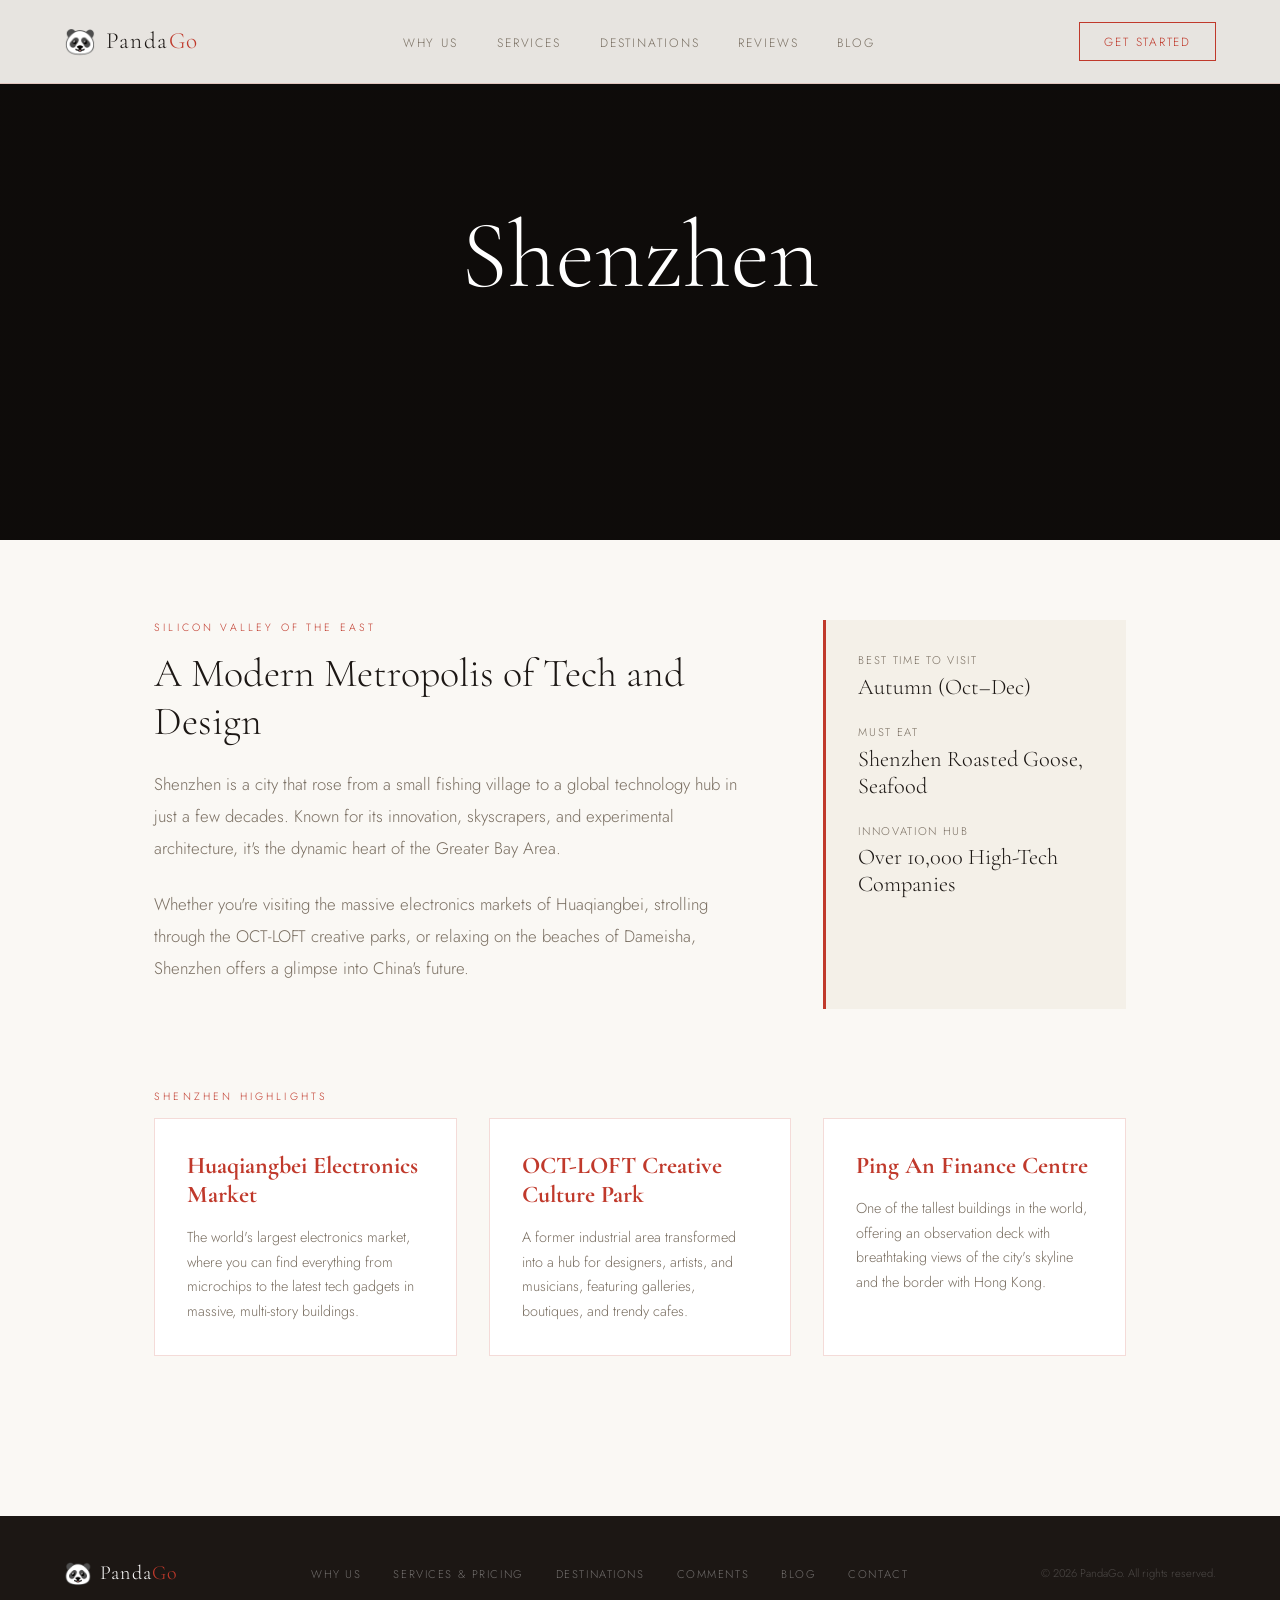
<file: destinations/shenzhen.html>
<!DOCTYPE html>
<html lang="en">
<head>
  <meta charset="UTF-8"/>
  <meta name="viewport" content="width=device-width, initial-scale=1.0"/>
  <title>Shenzhen | PandaGo — Your 24/7 China Travel Assistant</title>
  <link rel="preconnect" href="https://fonts.googleapis.com"/>
  <link href="https://fonts.googleapis.com/css2?family=Cormorant+Garamond:ital,wght@0,300;0,400;0,600;1,300;1,400&family=Jost:wght@300;400;500&display=swap" rel="stylesheet"/>
  <link rel="stylesheet" href="../style.css"/>
  <script src="../js/footer.js"></script>
  <style>
    header.dest-hero {
      height: 60vh;
      position: relative;
      display: flex;
      align-items: center;
      justify-content: center;
      background: var(--ink);
      overflow: hidden;
    }
    .hero-bg {
      position: absolute; inset: 0;
      background: linear-gradient(rgba(0,0,0,0.5), rgba(0,0,0,0.5)), url('https://images.unsplash.com/photo-1522614288668-a697127e9b21?auto=format&fit=crop&q=80&w=1600') center/cover no-repeat;
      z-index: 1;
    }
    .hero-content { position: relative; z-index: 2; text-align: center; color: #fff; }
    .hero-title { font-family: var(--ff-d); font-size: clamp(3rem, 8vw, 6rem); font-weight: 300; }

    main { padding: 5rem 4rem; max-width: 1100px; margin: 0 auto; }
    .dest-intro { display: grid; grid-template-columns: 2fr 1fr; gap: 4rem; margin-bottom: 5rem; }
    .dest-text h2 { font-family: var(--ff-d); font-size: 2.5rem; font-weight: 300; margin-bottom: 1.5rem; }
    .dest-text p { font-size: 1.05rem; line-height: 1.9; color: var(--muted); margin-bottom: 1.5rem; }
    
    .dest-stats { background: var(--sand); padding: 2rem; border-left: 3px solid var(--red); }
    .stat-item { margin-bottom: 1.5rem; }
    .stat-label { font-size: 0.7rem; letter-spacing: 0.15em; text-transform: uppercase; color: var(--muted); display: block; margin-bottom: 0.3rem; }
    .stat-value { font-family: var(--ff-d); font-size: 1.4rem; color: var(--ink); }

    .highlights { display: grid; grid-template-columns: repeat(auto-fit, minmax(300px, 1fr)); gap: 2rem; margin-bottom: 5rem; }
    .highlight-card { background: #fff; border: 1px solid var(--border); padding: 2rem; }
    .highlight-card h3 { font-family: var(--ff-d); font-size: 1.5rem; margin-bottom: 1rem; color: var(--red); }
    .highlight-card p { font-size: 0.9rem; line-height: 1.7; color: var(--muted); }

    @media(max-width:900px){
      main { padding:4rem 2rem; }
      .dest-intro { grid-template-columns: 1fr; gap: 2rem; }
    }
  </style>
</head>
<body>

<nav id="nav">
  <a class="nav-logo" href="../index.html#hero">
    <span class="logo-panda">&#x1F43C;</span>
    <span class="logo-text">Panda<span>Go</span></span>
  </a>
  <ul class="nav-links">
    <li><a href="../index.html#why">Why Us</a></li>
    <li><a href="../index.html#services">Services</a></li>
    <li><a href="../index.html#destinations">Destinations</a></li>
    <li><a href="../index.html#reviews">Reviews</a></li>
    <li><a href="../index.html#blog">Blog</a></li>
  </ul>
  <a class="nav-cta" href="../index.html#contact">Get Started</a>
</nav>

<header class="dest-hero">
  <div class="hero-bg"></div>
  <div class="hero-content">
    <h1 class="hero-title">Shenzhen</h1>
  </div>
</header>

<main>
  <div class="dest-intro">
    <div class="dest-text">
      <span class="section-label">Silicon Valley of the East</span>
      <h2>A Modern Metropolis of Tech and Design</h2>
      <p>Shenzhen is a city that rose from a small fishing village to a global technology hub in just a few decades. Known for its innovation, skyscrapers, and experimental architecture, it's the dynamic heart of the Greater Bay Area.</p>
      <p>Whether you're visiting the massive electronics markets of Huaqiangbei, strolling through the OCT-LOFT creative parks, or relaxing on the beaches of Dameisha, Shenzhen offers a glimpse into China's future.</p>
    </div>
    <div class="dest-stats">
      <div class="stat-item">
        <span class="stat-label">Best Time to Visit</span>
        <span class="stat-value">Autumn (Oct–Dec)</span>
      </div>
      <div class="stat-item">
        <span class="stat-label">Must Eat</span>
        <span class="stat-value">Shenzhen Roasted Goose, Seafood</span>
      </div>
      <div class="stat-item">
        <span class="stat-label">Innovation Hub</span>
        <span class="stat-value">Over 10,000 High-Tech Companies</span>
      </div>
    </div>
  </div>

  <span class="section-label">Shenzhen Highlights</span>
  <div class="highlights">
    <div class="highlight-card">
      <h3>Huaqiangbei Electronics Market</h3>
      <p>The world's largest electronics market, where you can find everything from microchips to the latest tech gadgets in massive, multi-story buildings.</p>
    </div>
    <div class="highlight-card">
      <h3>OCT-LOFT Creative Culture Park</h3>
      <p>A former industrial area transformed into a hub for designers, artists, and musicians, featuring galleries, boutiques, and trendy cafes.</p>
    </div>
    <div class="highlight-card">
      <h3>Ping An Finance Centre</h3>
      <p>One of the tallest buildings in the world, offering an observation deck with breathtaking views of the city's skyline and the border with Hong Kong.</p>
    </div>
  </div>
</main>

<footer></footer>

<script>
  window.addEventListener('scroll', () => {
    document.querySelector('nav').style.padding =
      window.scrollY > 60 ? '0.9rem 4rem' : '1.4rem 4rem';
  });
</script>
</body>
</html>
</file>
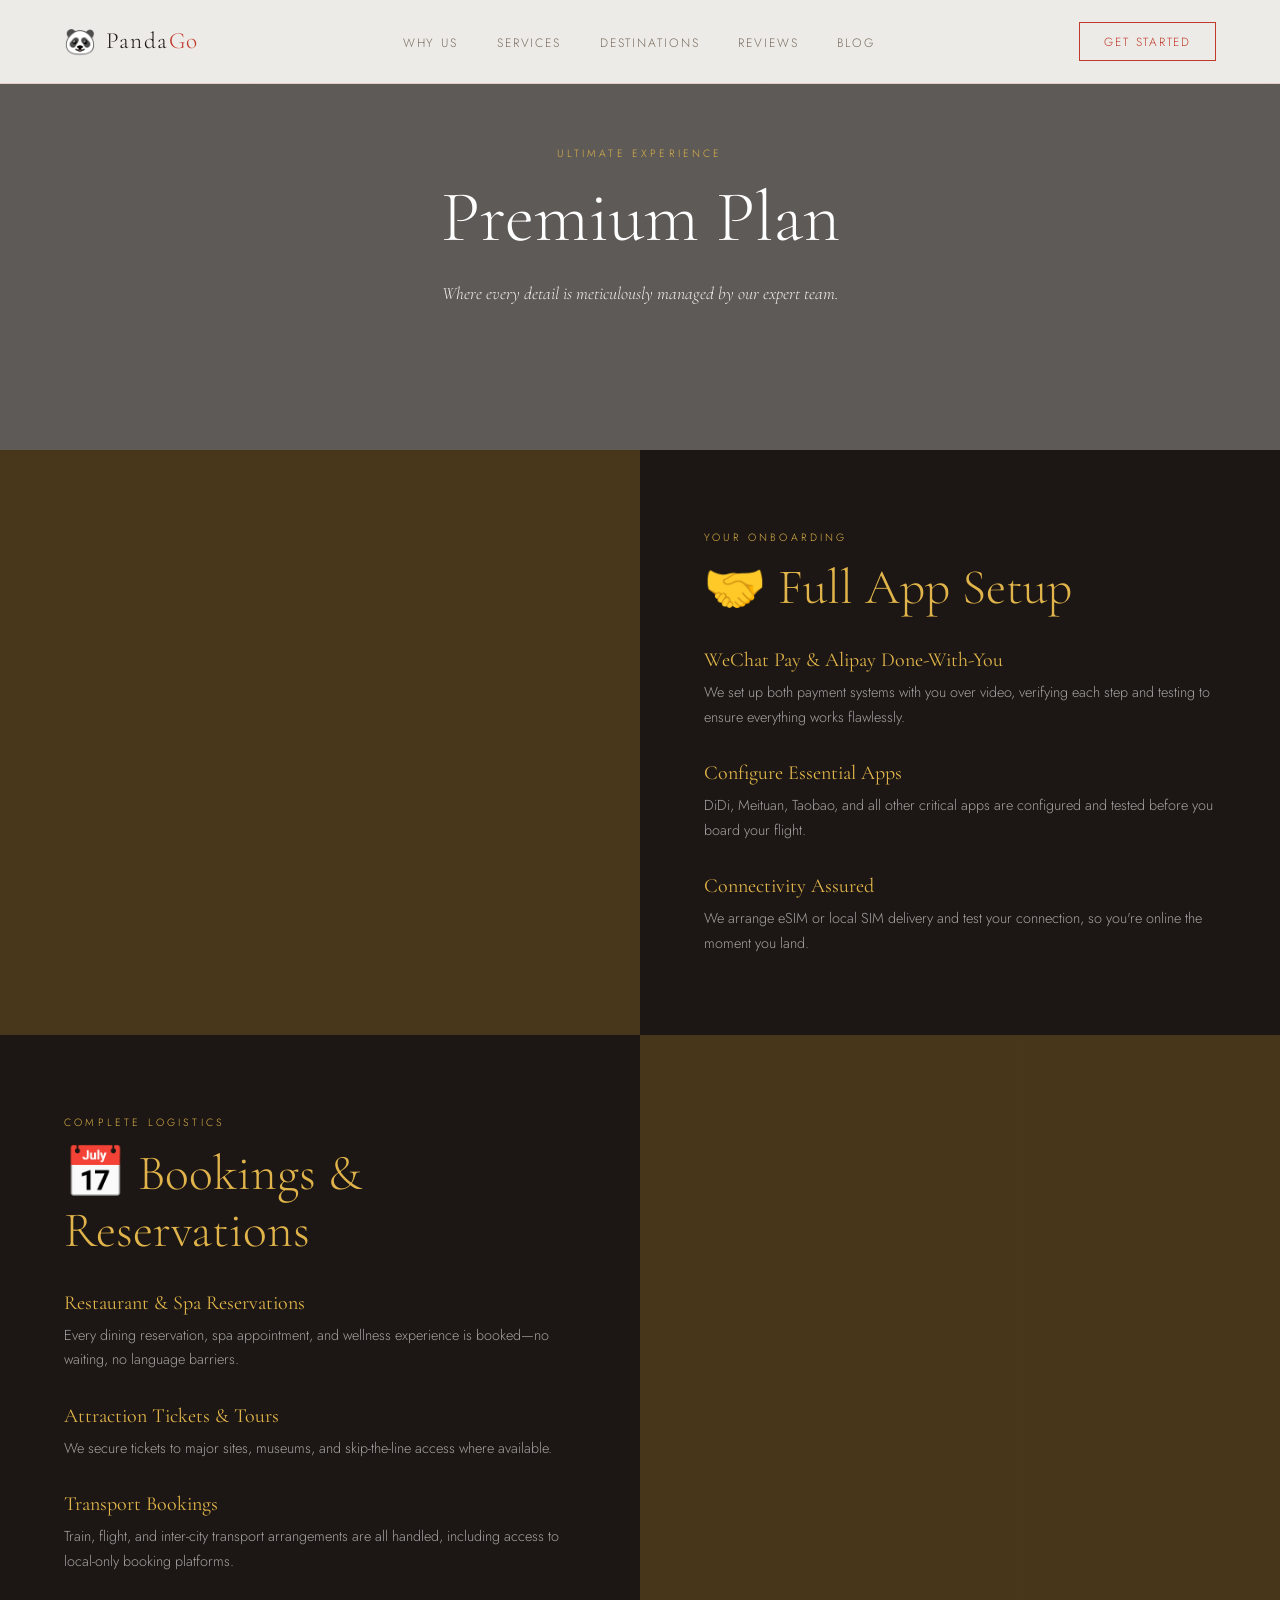
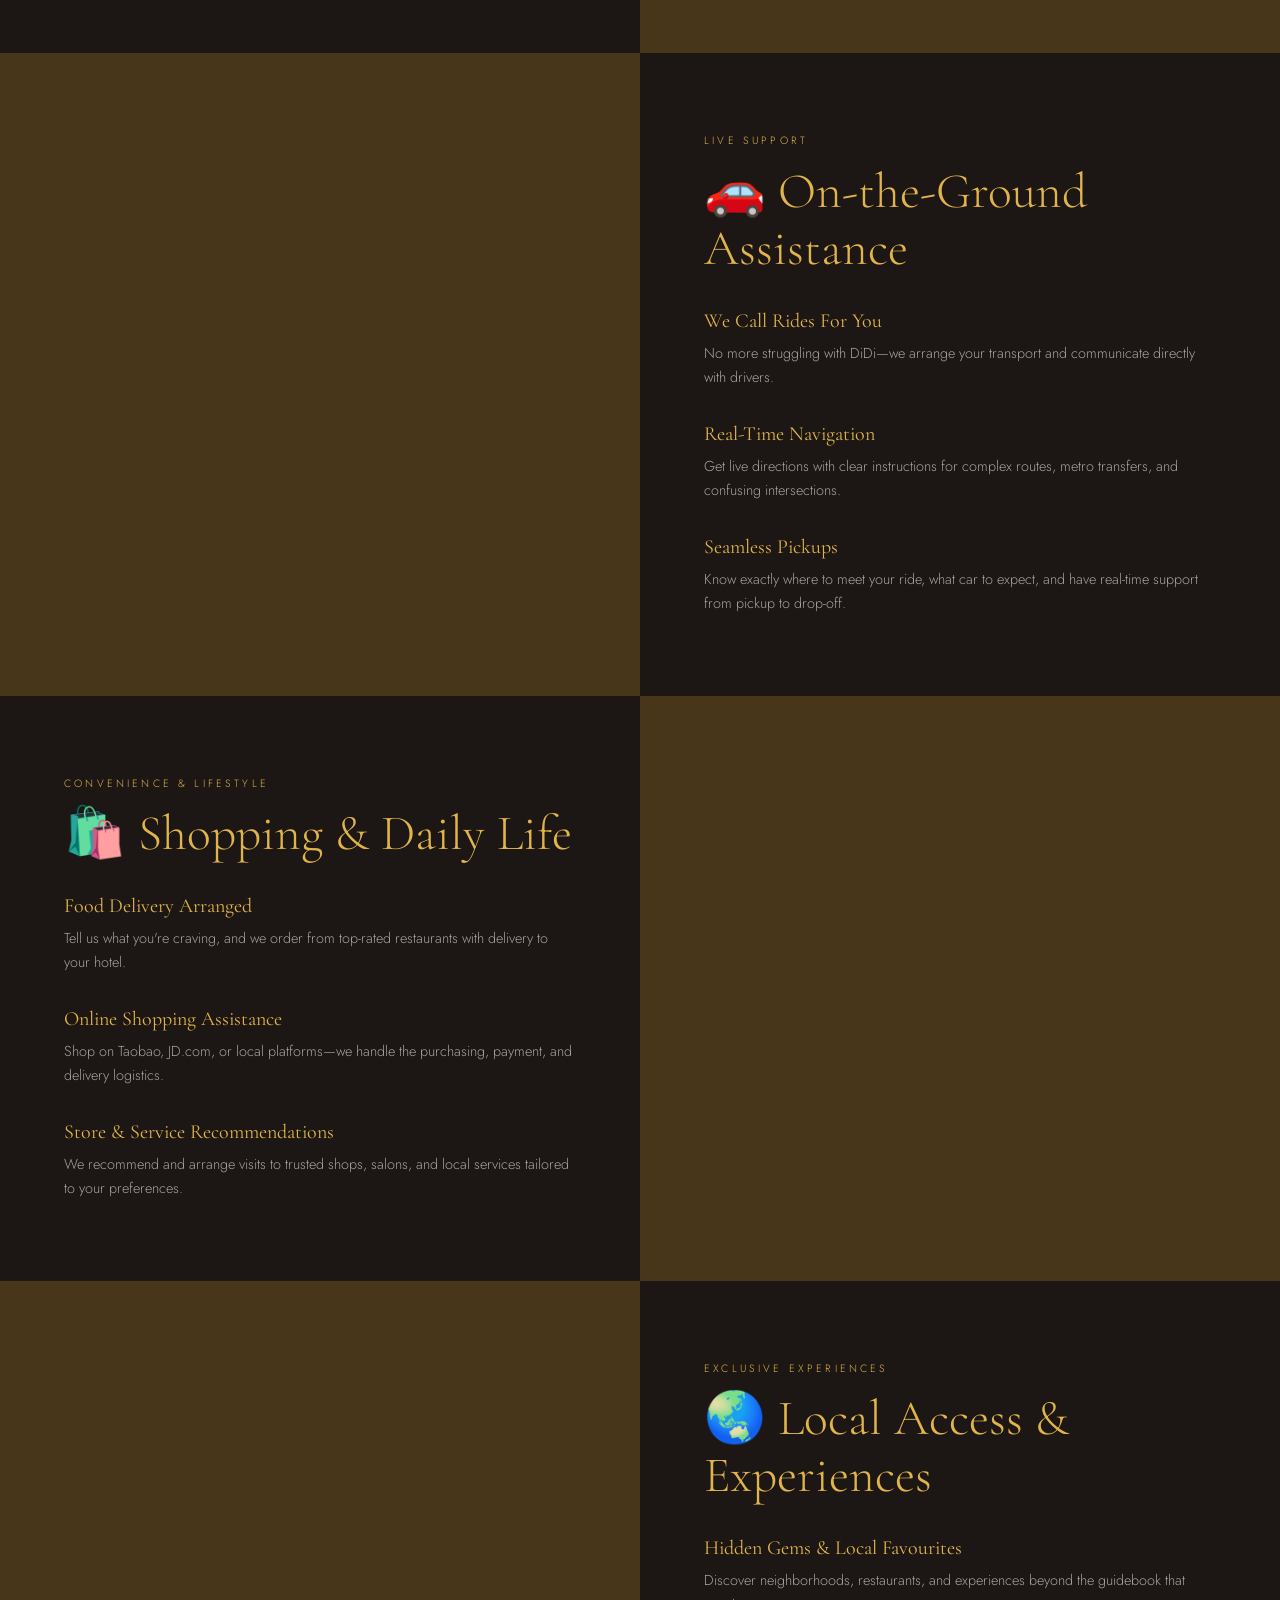
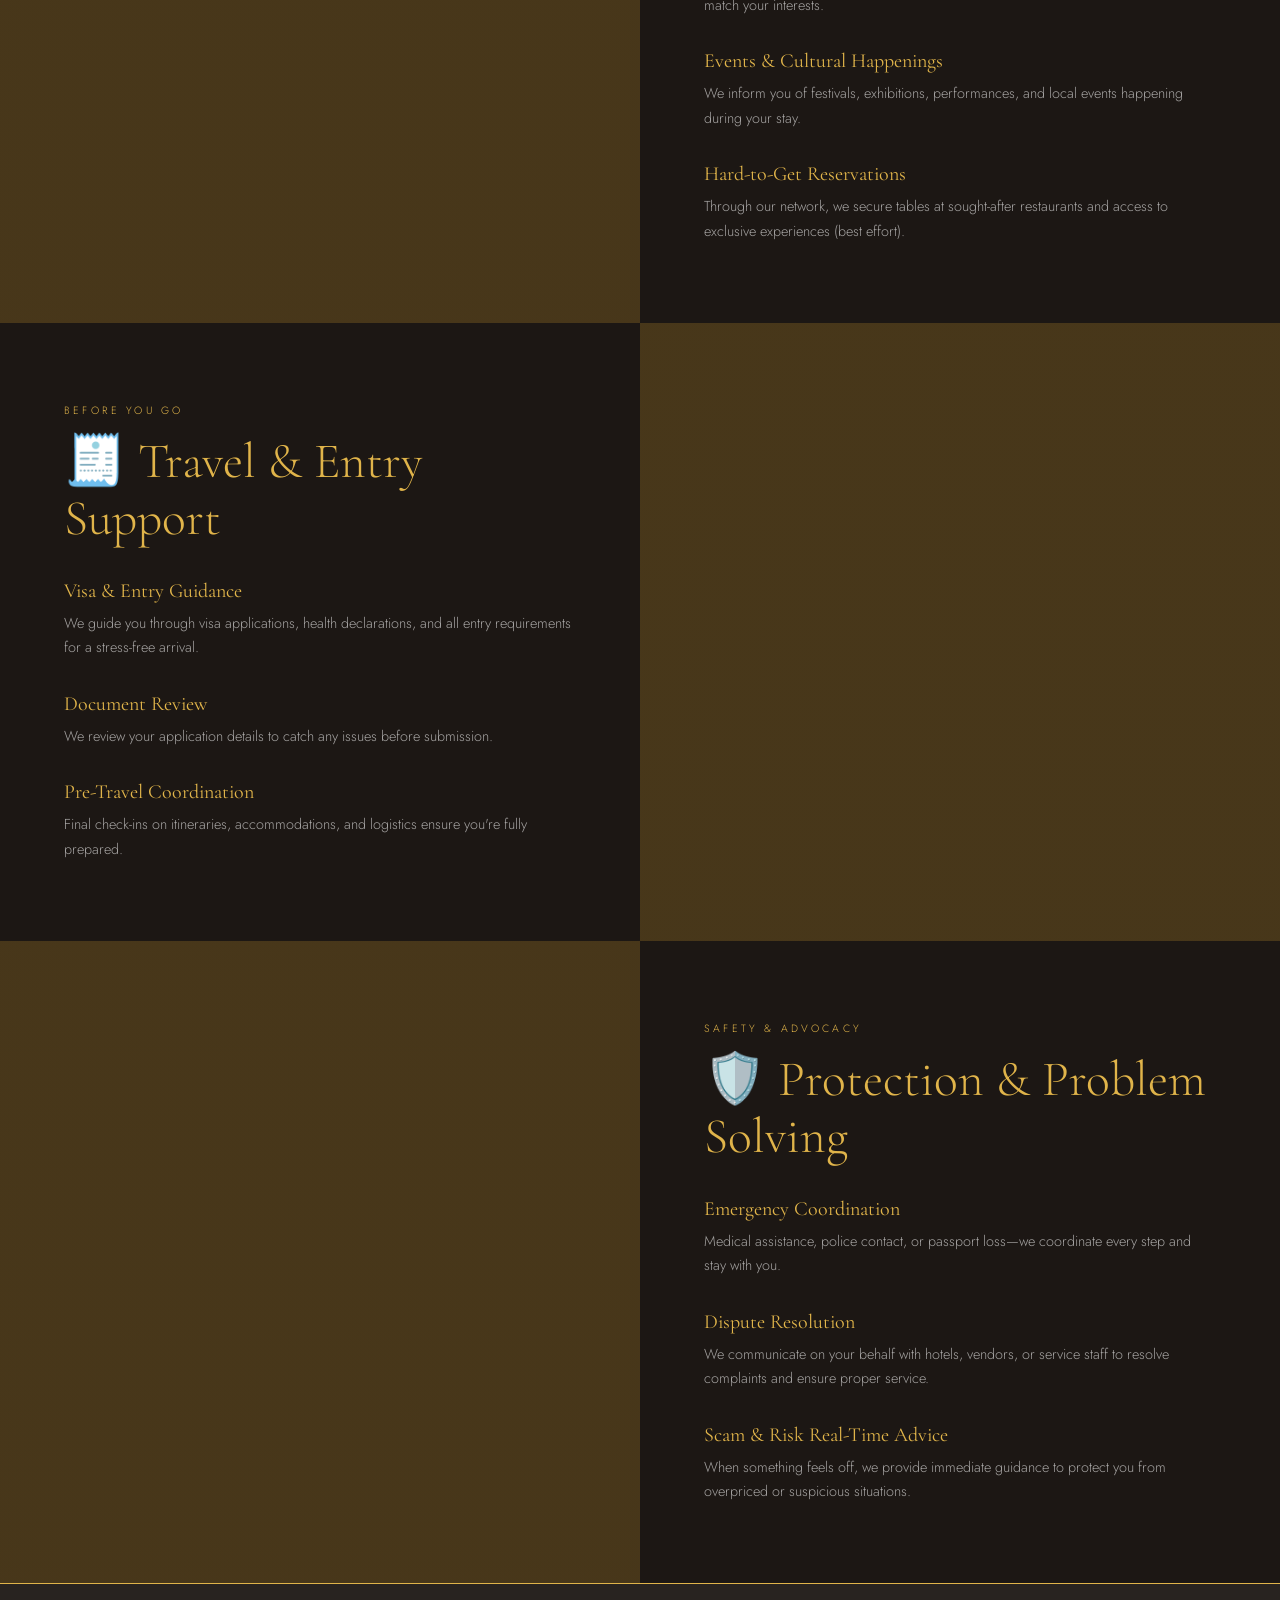
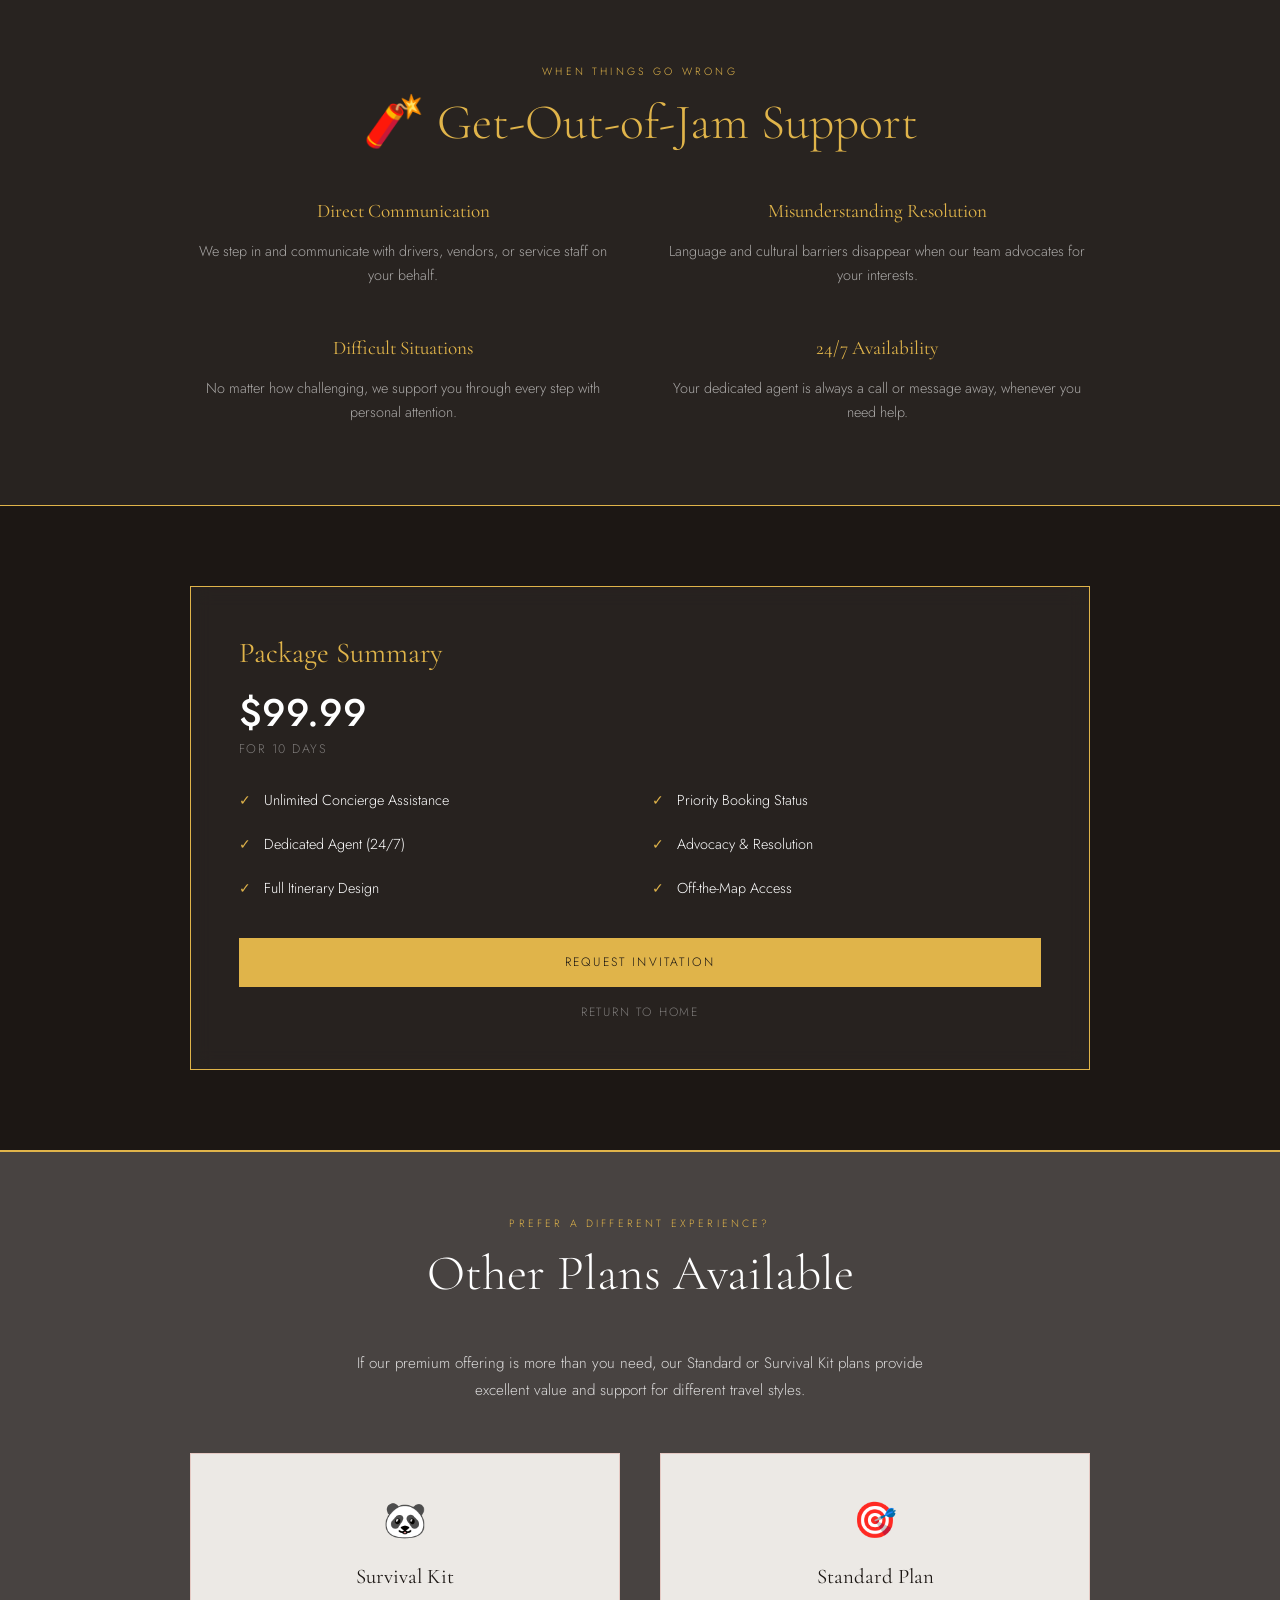
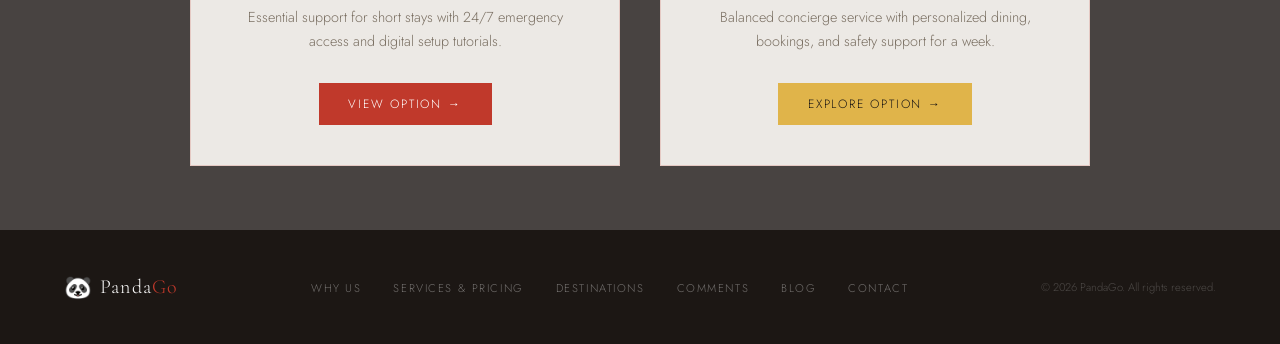
<file: services/premium.html>
<!DOCTYPE html>
<html lang="en">
<head>
  <meta charset="UTF-8" />
  <meta name="viewport" content="width=device-width, initial-scale=1.0" />
  <title>PandaGo – Premium Plan</title>
  <link rel="icon" href="data:image/svg+xml,<svg xmlns=%22http://www.w3.org/2000/svg%22 viewBox=%220 0 100 100%22><text y=%22.9em%22 font-size=%2290%22>🐼</text></svg>">
  <link rel="preconnect" href="https://fonts.googleapis.com"/>
  <link href="https://fonts.googleapis.com/css2?family=Cormorant+Garamond:ital,wght@0,300;0,400;0,600;1,300;1,400&family=Jost:wght@300;400;500&display=swap" rel="stylesheet"/>
  <link rel="stylesheet" href="../style.css" />
  <script src="../js/footer.js"></script>
</head>
<body>

<nav id="nav">
  <a class="nav-logo" href="../index.html">
    <span class="logo-panda">&#x1F43C;</span>
    <span class="logo-text">Panda<span>Go</span></span>
  </a>
  <ul class="nav-links">
    <li><a href="../index.html#why">Why Us</a></li>
    <li><a href="../index.html#services">Services</a></li>
    <li><a href="../index.html#destinations">Destinations</a></li>
    <li><a href="../index.html#reviews">Reviews</a></li>
    <li><a href="../blog/index.html">Blog</a></li>
  </ul>
  <a class="nav-cta" href="../index.html#contact">Get Started</a>
</nav>

<section id="service-hero" style="position: relative; height: 50vh; overflow: hidden; display: flex; align-items: center; justify-content: center; text-align: center; color: #fff;">
  <div style="position: absolute; inset: 0; background: linear-gradient(rgba(28,23,20,0.7), rgba(28,23,20,0.7)), url('https://images.unsplash.com/photo-1548013146-72479768bbaa?w=1600&q=80') center/cover no-repeat;"></div>
  <div style="position: relative; z-index: 2; padding: 0 2rem;">
    <span class="section-label" style="color: var(--gold-lt);">Ultimate Experience</span>
    <h1 class="section-title" style="color: #fff; font-size: clamp(2.5rem, 6vw, 4.5rem);">Premium Plan</h1>
    <p style="font-size: 1.1rem; opacity: 0.9; max-width: 600px; margin: 1.5rem auto 0; font-family: var(--ff-d); font-style: italic;">Where every detail is meticulously managed by our expert team.</p>
  </div>
</section>

<section id="service-details" style="padding: 0; background: var(--ink); color: #fff;">
  <!-- Section 1: Full App Setup -->
  <div style="display: grid; grid-template-columns: 1fr 1fr; gap: 0; align-items: stretch; min-height: 500px;">
    <div style="background: linear-gradient(rgba(201,150,43,0.25), rgba(201,150,43,0.25)), url('https://images.unsplash.com/photo-1556656793-08538906a9f8?w=800&q=80') center/cover no-repeat;"></div>
    <div style="padding: 5rem 4rem; display: flex; flex-direction: column; justify-content: center;">
      <span class="section-label" style="color: var(--gold-lt);">Your Onboarding</span>
      <h2 class="section-title" style="color: var(--gold-lt); margin-bottom: 2rem;">🤝 Full App Setup</h2>
      <div style="display: flex; gap: 2rem; flex-direction: column;">
        <div>
          <h3 style="font-family: var(--ff-d); font-size: 1.25rem; font-weight: 400; color: var(--gold-lt); margin-bottom: 0.5rem;">WeChat Pay & Alipay Done-With-You</h3>
          <p style="font-size: 0.9rem; color: rgba(255,255,255,0.6); line-height: 1.7;">We set up both payment systems with you over video, verifying each step and testing to ensure everything works flawlessly.</p>
        </div>
        <div>
          <h3 style="font-family: var(--ff-d); font-size: 1.25rem; font-weight: 400; color: var(--gold-lt); margin-bottom: 0.5rem;">Configure Essential Apps</h3>
          <p style="font-size: 0.9rem; color: rgba(255,255,255,0.6); line-height: 1.7;">DiDi, Meituan, Taobao, and all other critical apps are configured and tested before you board your flight.</p>
        </div>
        <div>
          <h3 style="font-family: var(--ff-d); font-size: 1.25rem; font-weight: 400; color: var(--gold-lt); margin-bottom: 0.5rem;">Connectivity Assured</h3>
          <p style="font-size: 0.9rem; color: rgba(255,255,255,0.6); line-height: 1.7;">We arrange eSIM or local SIM delivery and test your connection, so you're online the moment you land.</p>
        </div>
      </div>
    </div>
  </div>

  <!-- Section 2: Bookings & Reservations -->
  <div style="display: grid; grid-template-columns: 1fr 1fr; gap: 0; align-items: stretch; min-height: 500px; direction: rtl;">
    <div style="background: linear-gradient(rgba(201,150,43,0.25), rgba(201,150,43,0.25)), url('https://images.unsplash.com/photo-1504674900152-b8b0cf2fcc4b?w=800&q=80') center/cover no-repeat;"></div>
    <div style="padding: 5rem 4rem; display: flex; flex-direction: column; justify-content: center; direction: ltr;">
      <span class="section-label" style="color: var(--gold-lt);">Complete Logistics</span>
      <h2 class="section-title" style="color: var(--gold-lt); margin-bottom: 2rem;">📅 Bookings & Reservations</h2>
      <div style="display: flex; gap: 2rem; flex-direction: column;">
        <div>
          <h3 style="font-family: var(--ff-d); font-size: 1.25rem; font-weight: 400; color: var(--gold-lt); margin-bottom: 0.5rem;">Restaurant & Spa Reservations</h3>
          <p style="font-size: 0.9rem; color: rgba(255,255,255,0.6); line-height: 1.7;">Every dining reservation, spa appointment, and wellness experience is booked—no waiting, no language barriers.</p>
        </div>
        <div>
          <h3 style="font-family: var(--ff-d); font-size: 1.25rem; font-weight: 400; color: var(--gold-lt); margin-bottom: 0.5rem;">Attraction Tickets & Tours</h3>
          <p style="font-size: 0.9rem; color: rgba(255,255,255,0.6); line-height: 1.7;">We secure tickets to major sites, museums, and skip-the-line access where available.</p>
        </div>
        <div>
          <h3 style="font-family: var(--ff-d); font-size: 1.25rem; font-weight: 400; color: var(--gold-lt); margin-bottom: 0.5rem;">Transport Bookings</h3>
          <p style="font-size: 0.9rem; color: rgba(255,255,255,0.6); line-height: 1.7;">Train, flight, and inter-city transport arrangements are all handled, including access to local-only booking platforms.</p>
        </div>
      </div>
    </div>
  </div>

  <!-- Section 3: On-the-Ground Assistance -->
  <div style="display: grid; grid-template-columns: 1fr 1fr; gap: 0; align-items: stretch; min-height: 500px;">
    <div style="background: linear-gradient(rgba(201,150,43,0.25), rgba(201,150,43,0.25)), url('https://images.unsplash.com/photo-1578461472299-d5c4a67e6b48?w=800&q=80') center/cover no-repeat;"></div>
    <div style="padding: 5rem 4rem; display: flex; flex-direction: column; justify-content: center;">
      <span class="section-label" style="color: var(--gold-lt);">Live Support</span>
      <h2 class="section-title" style="color: var(--gold-lt); margin-bottom: 2rem;">🚗 On-the-Ground Assistance</h2>
      <div style="display: flex; gap: 2rem; flex-direction: column;">
        <div>
          <h3 style="font-family: var(--ff-d); font-size: 1.25rem; font-weight: 400; color: var(--gold-lt); margin-bottom: 0.5rem;">We Call Rides For You</h3>
          <p style="font-size: 0.9rem; color: rgba(255,255,255,0.6); line-height: 1.7;">No more struggling with DiDi—we arrange your transport and communicate directly with drivers.</p>
        </div>
        <div>
          <h3 style="font-family: var(--ff-d); font-size: 1.25rem; font-weight: 400; color: var(--gold-lt); margin-bottom: 0.5rem;">Real-Time Navigation</h3>
          <p style="font-size: 0.9rem; color: rgba(255,255,255,0.6); line-height: 1.7;">Get live directions with clear instructions for complex routes, metro transfers, and confusing intersections.</p>
        </div>
        <div>
          <h3 style="font-family: var(--ff-d); font-size: 1.25rem; font-weight: 400; color: var(--gold-lt); margin-bottom: 0.5rem;">Seamless Pickups</h3>
          <p style="font-size: 0.9rem; color: rgba(255,255,255,0.6); line-height: 1.7;">Know exactly where to meet your ride, what car to expect, and have real-time support from pickup to drop-off.</p>
        </div>
      </div>
    </div>
  </div>

  <!-- Section 4: Shopping & Daily Life -->
  <div style="display: grid; grid-template-columns: 1fr 1fr; gap: 0; align-items: stretch; min-height: 500px; direction: rtl;">
    <div style="background: linear-gradient(rgba(201,150,43,0.25), rgba(201,150,43,0.25)), url('https://images.unsplash.com/photo-1557821552-17105176677c?w=800&q=80') center/cover no-repeat;"></div>
    <div style="padding: 5rem 4rem; display: flex; flex-direction: column; justify-content: center; direction: ltr;">
      <span class="section-label" style="color: var(--gold-lt);">Convenience & Lifestyle</span>
      <h2 class="section-title" style="color: var(--gold-lt); margin-bottom: 2rem;">🛍️ Shopping & Daily Life</h2>
      <div style="display: flex; gap: 2rem; flex-direction: column;">
        <div>
          <h3 style="font-family: var(--ff-d); font-size: 1.25rem; font-weight: 400; color: var(--gold-lt); margin-bottom: 0.5rem;">Food Delivery Arranged</h3>
          <p style="font-size: 0.9rem; color: rgba(255,255,255,0.6); line-height: 1.7;">Tell us what you're craving, and we order from top-rated restaurants with delivery to your hotel.</p>
        </div>
        <div>
          <h3 style="font-family: var(--ff-d); font-size: 1.25rem; font-weight: 400; color: var(--gold-lt); margin-bottom: 0.5rem;">Online Shopping Assistance</h3>
          <p style="font-size: 0.9rem; color: rgba(255,255,255,0.6); line-height: 1.7;">Shop on Taobao, JD.com, or local platforms—we handle the purchasing, payment, and delivery logistics.</p>
        </div>
        <div>
          <h3 style="font-family: var(--ff-d); font-size: 1.25rem; font-weight: 400; color: var(--gold-lt); margin-bottom: 0.5rem;">Store & Service Recommendations</h3>
          <p style="font-size: 0.9rem; color: rgba(255,255,255,0.6); line-height: 1.7;">We recommend and arrange visits to trusted shops, salons, and local services tailored to your preferences.</p>
        </div>
      </div>
    </div>
  </div>

  <!-- Section 5: Local Access & Experiences -->
  <div style="display: grid; grid-template-columns: 1fr 1fr; gap: 0; align-items: stretch; min-height: 500px;">
    <div style="background: linear-gradient(rgba(201,150,43,0.25), rgba(201,150,43,0.25)), url('https://images.unsplash.com/photo-1480714378408-67cf0d13bc1b?w=800&q=80') center/cover no-repeat;"></div>
    <div style="padding: 5rem 4rem; display: flex; flex-direction: column; justify-content: center;">
      <span class="section-label" style="color: var(--gold-lt);">Exclusive Experiences</span>
      <h2 class="section-title" style="color: var(--gold-lt); margin-bottom: 2rem;">🌏 Local Access & Experiences</h2>
      <div style="display: flex; gap: 2rem; flex-direction: column;">
        <div>
          <h3 style="font-family: var(--ff-d); font-size: 1.25rem; font-weight: 400; color: var(--gold-lt); margin-bottom: 0.5rem;">Hidden Gems & Local Favourites</h3>
          <p style="font-size: 0.9rem; color: rgba(255,255,255,0.6); line-height: 1.7;">Discover neighborhoods, restaurants, and experiences beyond the guidebook that match your interests.</p>
        </div>
        <div>
          <h3 style="font-family: var(--ff-d); font-size: 1.25rem; font-weight: 400; color: var(--gold-lt); margin-bottom: 0.5rem;">Events & Cultural Happenings</h3>
          <p style="font-size: 0.9rem; color: rgba(255,255,255,0.6); line-height: 1.7;">We inform you of festivals, exhibitions, performances, and local events happening during your stay.</p>
        </div>
        <div>
          <h3 style="font-family: var(--ff-d); font-size: 1.25rem; font-weight: 400; color: var(--gold-lt); margin-bottom: 0.5rem;">Hard-to-Get Reservations</h3>
          <p style="font-size: 0.9rem; color: rgba(255,255,255,0.6); line-height: 1.7;">Through our network, we secure tables at sought-after restaurants and access to exclusive experiences (best effort).</p>
        </div>
      </div>
    </div>
  </div>

  <!-- Section 6: Travel & Entry Support -->
  <div style="display: grid; grid-template-columns: 1fr 1fr; gap: 0; align-items: stretch; min-height: 500px; direction: rtl;">
    <div style="background: linear-gradient(rgba(201,150,43,0.25), rgba(201,150,43,0.25)), url('https://images.unsplash.com/photo-1488646953014-85cb44e25828?w=800&q=80') center/cover no-repeat;"></div>
    <div style="padding: 5rem 4rem; display: flex; flex-direction: column; justify-content: center; direction: ltr;">
      <span class="section-label" style="color: var(--gold-lt);">Before You Go</span>
      <h2 class="section-title" style="color: var(--gold-lt); margin-bottom: 2rem;">🧾 Travel & Entry Support</h2>
      <div style="display: flex; gap: 2rem; flex-direction: column;">
        <div>
          <h3 style="font-family: var(--ff-d); font-size: 1.25rem; font-weight: 400; color: var(--gold-lt); margin-bottom: 0.5rem;">Visa & Entry Guidance</h3>
          <p style="font-size: 0.9rem; color: rgba(255,255,255,0.6); line-height: 1.7;">We guide you through visa applications, health declarations, and all entry requirements for a stress-free arrival.</p>
        </div>
        <div>
          <h3 style="font-family: var(--ff-d); font-size: 1.25rem; font-weight: 400; color: var(--gold-lt); margin-bottom: 0.5rem;">Document Review</h3>
          <p style="font-size: 0.9rem; color: rgba(255,255,255,0.6); line-height: 1.7;">We review your application details to catch any issues before submission.</p>
        </div>
        <div>
          <h3 style="font-family: var(--ff-d); font-size: 1.25rem; font-weight: 400; color: var(--gold-lt); margin-bottom: 0.5rem;">Pre-Travel Coordination</h3>
          <p style="font-size: 0.9rem; color: rgba(255,255,255,0.6); line-height: 1.7;">Final check-ins on itineraries, accommodations, and logistics ensure you're fully prepared.</p>
        </div>
      </div>
    </div>
  </div>

  <!-- Section 7: Protection & Problem Solving -->
  <div style="display: grid; grid-template-columns: 1fr 1fr; gap: 0; align-items: stretch; min-height: 500px;">
    <div style="background: linear-gradient(rgba(201,150,43,0.25), rgba(201,150,43,0.25)), url('https://images.unsplash.com/photo-1547814050-7b0f3394fefd?w=800&q=80') center/cover no-repeat;"></div>
    <div style="padding: 5rem 4rem; display: flex; flex-direction: column; justify-content: center;">
      <span class="section-label" style="color: var(--gold-lt);">Safety & Advocacy</span>
      <h2 class="section-title" style="color: var(--gold-lt); margin-bottom: 2rem;">🛡️ Protection & Problem Solving</h2>
      <div style="display: flex; gap: 2rem; flex-direction: column;">
        <div>
          <h3 style="font-family: var(--ff-d); font-size: 1.25rem; font-weight: 400; color: var(--gold-lt); margin-bottom: 0.5rem;">Emergency Coordination</h3>
          <p style="font-size: 0.9rem; color: rgba(255,255,255,0.6); line-height: 1.7;">Medical assistance, police contact, or passport loss—we coordinate every step and stay with you.</p>
        </div>
        <div>
          <h3 style="font-family: var(--ff-d); font-size: 1.25rem; font-weight: 400; color: var(--gold-lt); margin-bottom: 0.5rem;">Dispute Resolution</h3>
          <p style="font-size: 0.9rem; color: rgba(255,255,255,0.6); line-height: 1.7;">We communicate on your behalf with hotels, vendors, or service staff to resolve complaints and ensure proper service.</p>
        </div>
        <div>
          <h3 style="font-family: var(--ff-d); font-size: 1.25rem; font-weight: 400; color: var(--gold-lt); margin-bottom: 0.5rem;">Scam & Risk Real-Time Advice</h3>
          <p style="font-size: 0.9rem; color: rgba(255,255,255,0.6); line-height: 1.7;">When something feels off, we provide immediate guidance to protect you from overpriced or suspicious situations.</p>
        </div>
      </div>
    </div>
  </div>

  <!-- Section 8: Get-Out-of-Jam Support -->
  <div style="background: rgba(255,255,255,0.05); padding: 5rem 4rem; border-top: 1px solid var(--gold-lt); border-bottom: 1px solid var(--gold-lt);">
    <div style="max-width: 900px; margin: 0 auto; text-align: center;">
      <span class="section-label" style="color: var(--gold-lt);">When Things Go Wrong</span>
      <h2 class="section-title" style="color: var(--gold-lt); margin-bottom: 3rem;">🧨 Get-Out-of-Jam Support</h2>
      <div style="display: grid; grid-template-columns: 1fr 1fr; gap: 3rem;">
        <div>
          <h3 style="font-family: var(--ff-d); font-size: 1.2rem; font-weight: 400; color: var(--gold-lt); margin-bottom: 1rem;">Direct Communication</h3>
          <p style="font-size: 0.9rem; color: rgba(255,255,255,0.6); line-height: 1.7;">We step in and communicate with drivers, vendors, or service staff on your behalf.</p>
        </div>
        <div>
          <h3 style="font-family: var(--ff-d); font-size: 1.2rem; font-weight: 400; color: var(--gold-lt); margin-bottom: 1rem;">Misunderstanding Resolution</h3>
          <p style="font-size: 0.9rem; color: rgba(255,255,255,0.6); line-height: 1.7;">Language and cultural barriers disappear when our team advocates for your interests.</p>
        </div>
        <div>
          <h3 style="font-family: var(--ff-d); font-size: 1.2rem; font-weight: 400; color: var(--gold-lt); margin-bottom: 1rem;">Difficult Situations</h3>
          <p style="font-size: 0.9rem; color: rgba(255,255,255,0.6); line-height: 1.7;">No matter how challenging, we support you through every step with personal attention.</p>
        </div>
        <div>
          <h3 style="font-family: var(--ff-d); font-size: 1.2rem; font-weight: 400; color: var(--gold-lt); margin-bottom: 1rem;">24/7 Availability</h3>
          <p style="font-size: 0.9rem; color: rgba(255,255,255,0.6); line-height: 1.7;">Your dedicated agent is always a call or message away, whenever you need help.</p>
        </div>
      </div>
    </div>
  </div>

  <!-- Summary Sidebar -->
  <div style="padding: 5rem 4rem;">
    <div style="max-width: 900px; margin: 0 auto; background: rgba(255,255,255,0.05); padding: 3rem; border: 1px solid var(--gold-lt); backdrop-filter: blur(10px);">
      <h3 style="font-family: var(--ff-d); font-size: 1.8rem; font-weight: 400; margin-bottom: 1.5rem; color: var(--gold-lt);">Package Summary</h3>
      <div class="plan-price" style="margin-bottom: 0.5rem; color: #fff;">$99.99</div>
      <div class="plan-period" style="margin-bottom: 2rem; color: rgba(255,255,255,0.4);">for 10 days</div>
      
      <ul style="list-style: none; margin-bottom: 2.5rem; display: grid; grid-template-columns: 1fr 1fr; gap: 1.5rem;">
        <li style="font-size: 0.9rem; display: flex; gap: 0.8rem;"><span style="color: var(--gold-lt);">✓</span> Unlimited Concierge Assistance</li>
        <li style="font-size: 0.9rem; display: flex; gap: 0.8rem;"><span style="color: var(--gold-lt);">✓</span> Priority Booking Status</li>
        <li style="font-size: 0.9rem; display: flex; gap: 0.8rem;"><span style="color: var(--gold-lt);">✓</span> Dedicated Agent (24/7)</li>
        <li style="font-size: 0.9rem; display: flex; gap: 0.8rem;"><span style="color: var(--gold-lt);">✓</span> Advocacy & Resolution</li>
        <li style="font-size: 0.9rem; display: flex; gap: 0.8rem;"><span style="color: var(--gold-lt);">✓</span> Full Itinerary Design</li>
        <li style="font-size: 0.9rem; display: flex; gap: 0.8rem;"><span style="color: var(--gold-lt);">✓</span> Off-the-Map Access</li>
      </ul>

      <a href="../index.html#contact" class="btn-primary" style="display: block; text-align: center; width: 100%; background: var(--gold-lt); color: var(--ink); margin-bottom: 1rem;">Request Invitation</a>
      <a href="../index.html" style="display: block; text-align: center; font-size: 0.75rem; letter-spacing: 0.15em; text-transform: uppercase; color: rgba(255,255,255,0.4); text-decoration: none;">Return to Home</a>
    </div>
  </div>
</section>

<!-- Plan Downgrade Section -->
<section style="background: rgba(28,23,20,0.8); padding: 4rem; border-top: 2px solid var(--gold-lt);">
  <div style="max-width: 900px; margin: 0 auto; text-align: center;">
    <span class="section-label" style="color: var(--gold-lt);">Prefer a Different Experience?</span>
    <h2 class="section-title" style="color: #fff; margin-bottom: 3rem;">Other Plans Available</h2>
    
    <p style="font-size: 0.95rem; color: rgba(255,255,255,0.8); line-height: 1.8; margin-bottom: 3rem; max-width: 600px; margin-left: auto; margin-right: auto;">If our premium offering is more than you need, our Standard or Survival Kit plans provide excellent value and support for different travel styles.</p>
    
    <div style="display: grid; grid-template-columns: 1fr 1fr; gap: 2.5rem;">
      <!-- Downgrade to Survival Kit -->
      <div style="background: rgba(250,248,244,0.92); padding: 2.5rem; border: 1px solid var(--border);">
        <div style="font-size: 2.2rem; margin-bottom: 1.2rem; color: var(--red);">🐼</div>
        <h3 style="font-family: var(--ff-d); font-size: 1.3rem; font-weight: 400; color: var(--ink); margin-bottom: 1rem;">Survival Kit</h3>
        <p style="font-size: 0.9rem; color: var(--muted); line-height: 1.7; margin-bottom: 1.8rem;">Essential support for short stays with 24/7 emergency access and digital setup tutorials.</p>
        <a href="survival-kit.html" style="display: inline-block; padding: 0.7rem 1.8rem; background: var(--red); color: #fff; font-size: 0.75rem; letter-spacing: 0.15em; text-transform: uppercase; text-decoration: none; transition: background 0.2s; border: 1px solid var(--red);">View Option →</a>
      </div>
      
      <!-- Downgrade to Standard -->
      <div style="background: rgba(250,248,244,0.92); padding: 2.5rem; border: 1px solid var(--border);">
        <div style="font-size: 2.2rem; margin-bottom: 1.2rem; color: var(--gold-lt);">🎯</div>
        <h3 style="font-family: var(--ff-d); font-size: 1.3rem; font-weight: 400; color: var(--ink); margin-bottom: 1rem;">Standard Plan</h3>
        <p style="font-size: 0.9rem; color: var(--muted); line-height: 1.7; margin-bottom: 1.8rem;">Balanced concierge service with personalized dining, bookings, and safety support for a week.</p>
        <a href="standard.html" style="display: inline-block; padding: 0.7rem 1.8rem; background: var(--gold-lt); color: var(--ink); font-size: 0.75rem; letter-spacing: 0.15em; text-transform: uppercase; text-decoration: none; transition: background 0.2s; border: 1px solid var(--gold-lt);">Explore Option →</a>
      </div>
    </div>
  </div>
</section>

<footer></footer>

<script>
  window.addEventListener('scroll', () => {
    document.querySelector('nav').style.padding =
      window.scrollY > 60 ? '0.9rem 4rem' : '1.4rem 4rem';
  });
</script>

</body>
</html>
</file>
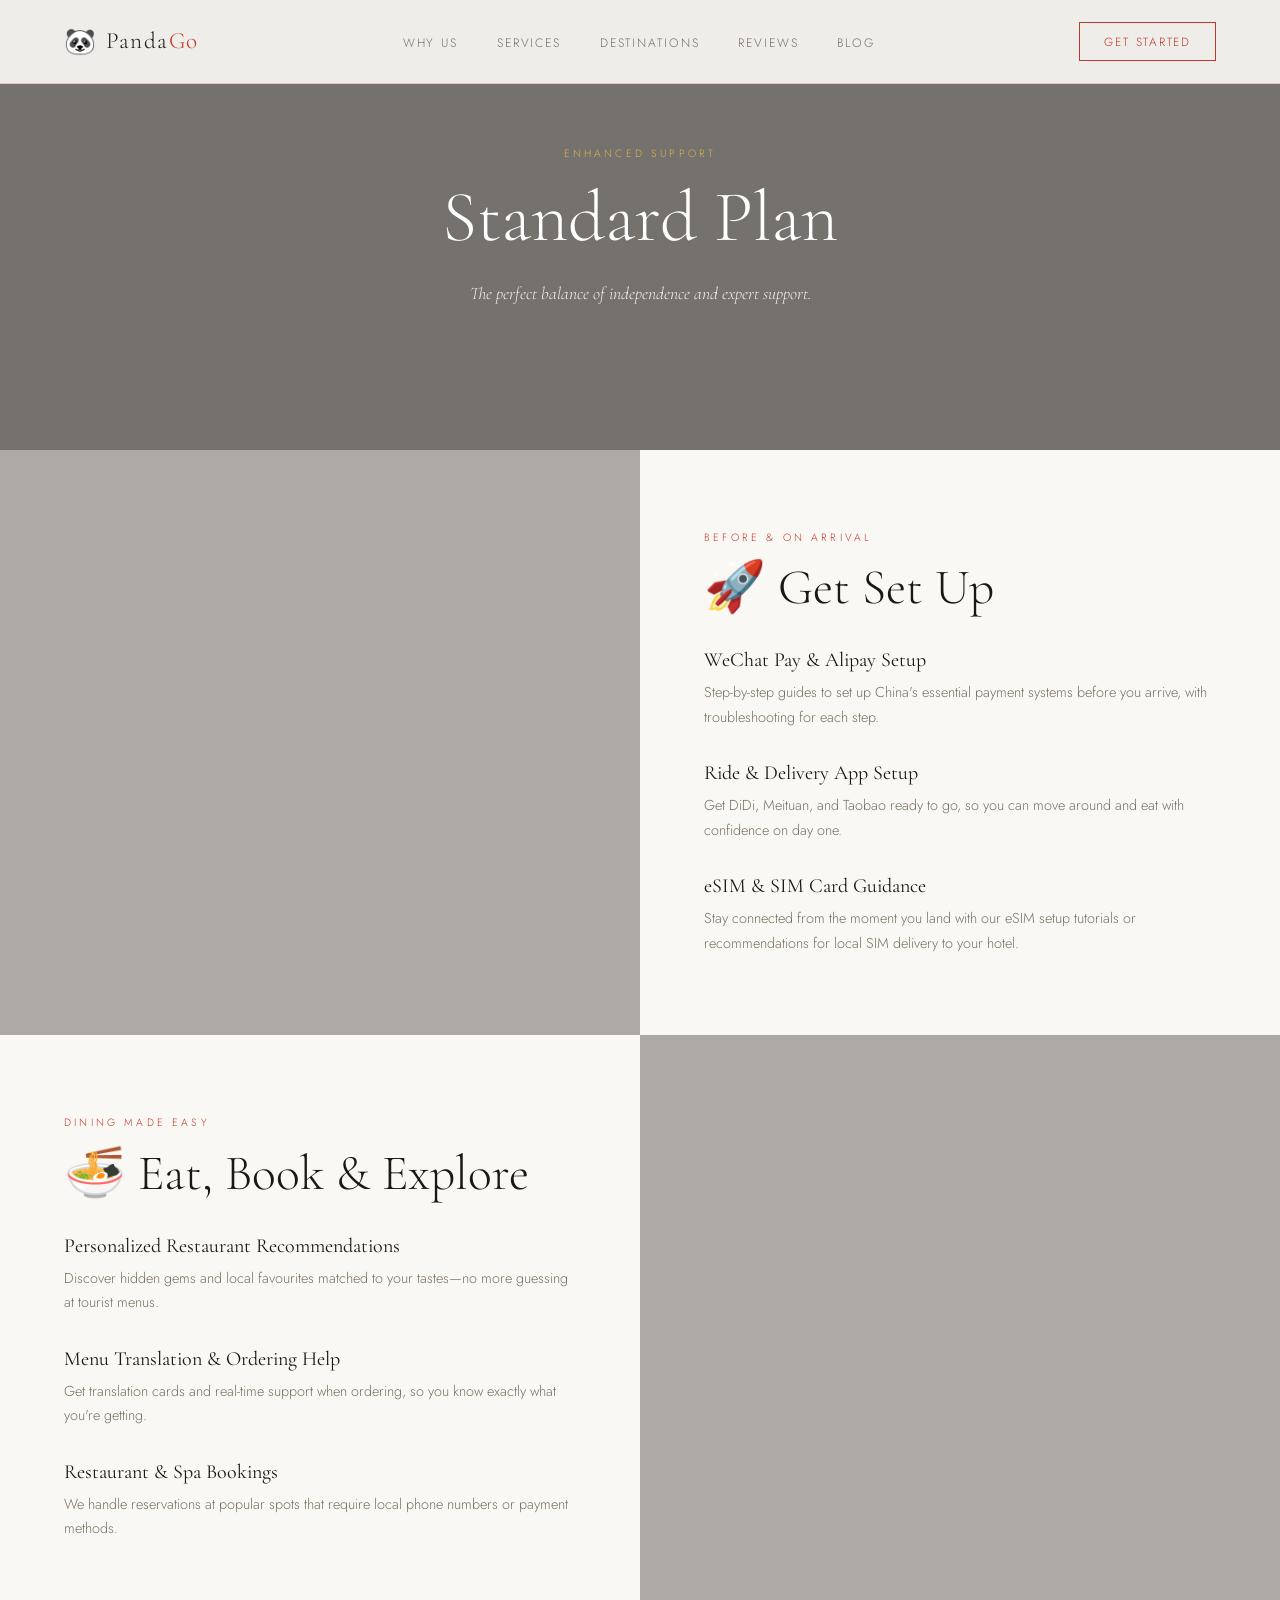
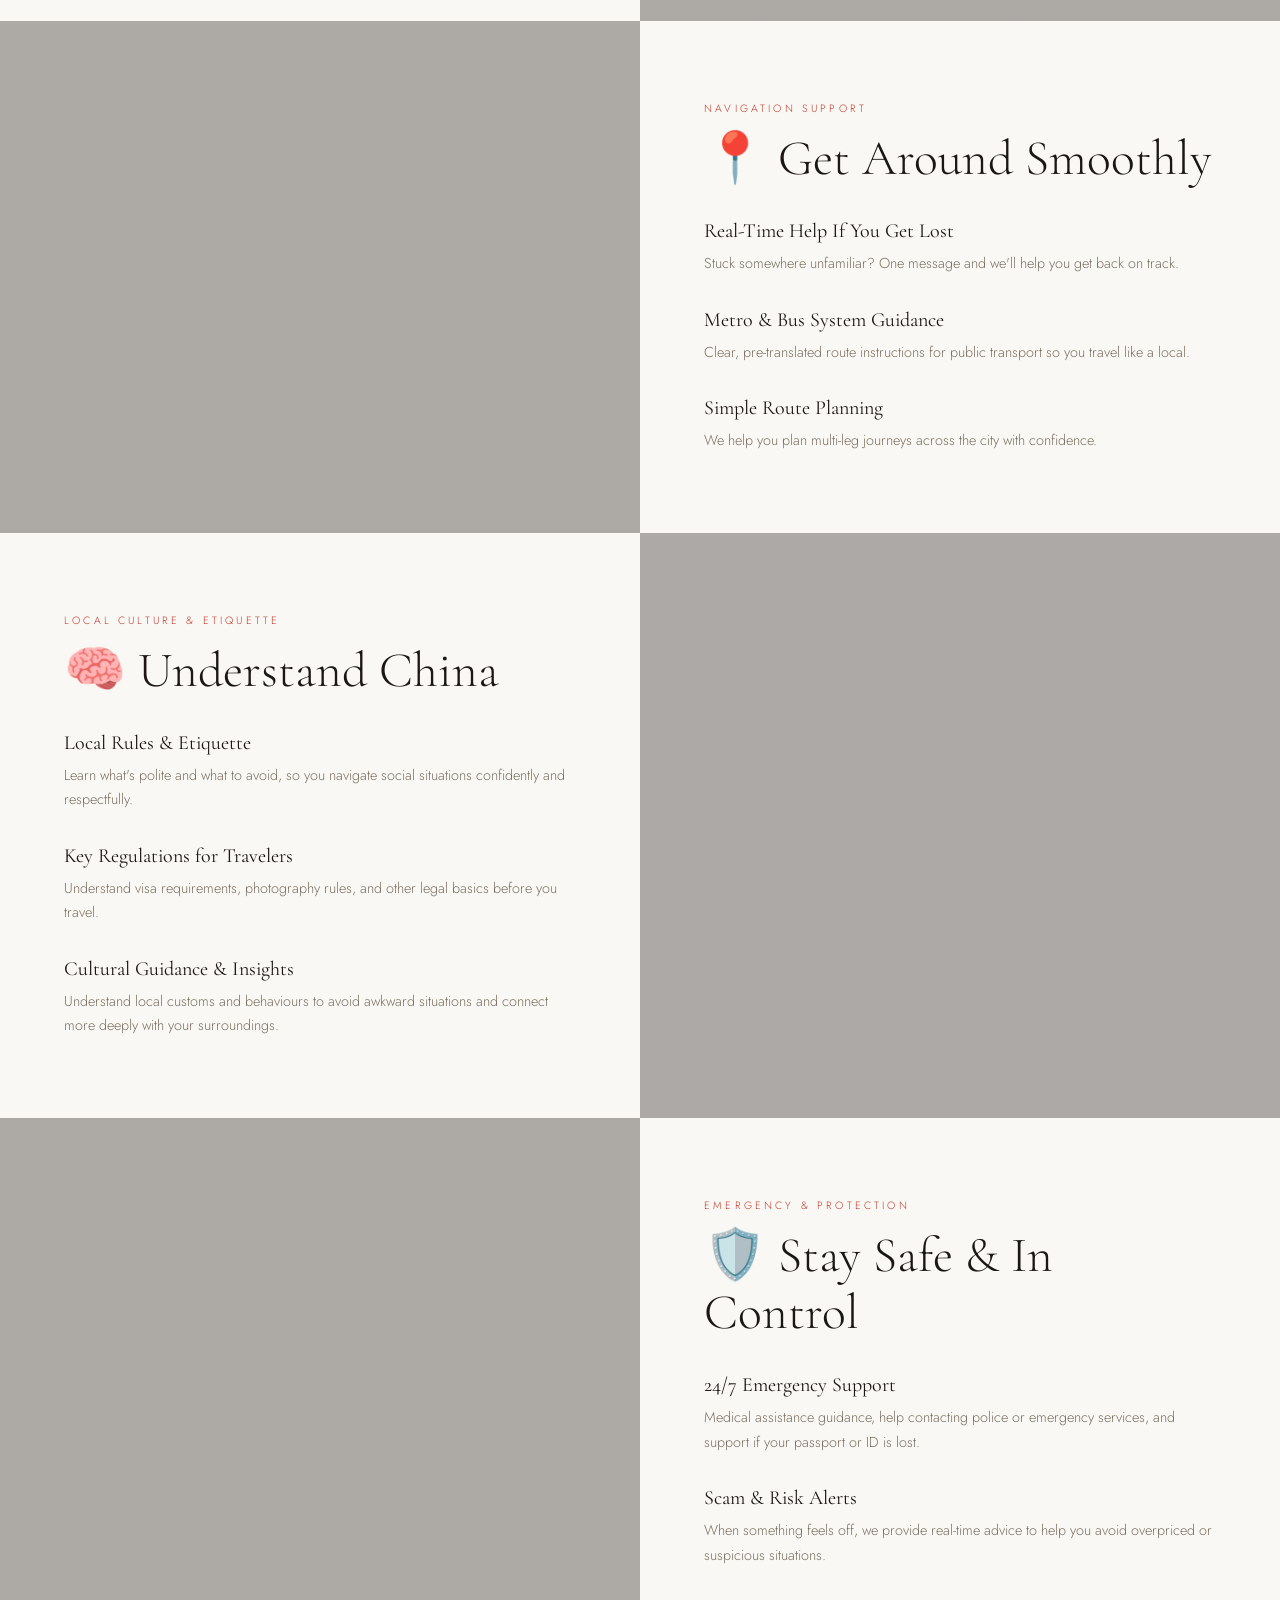
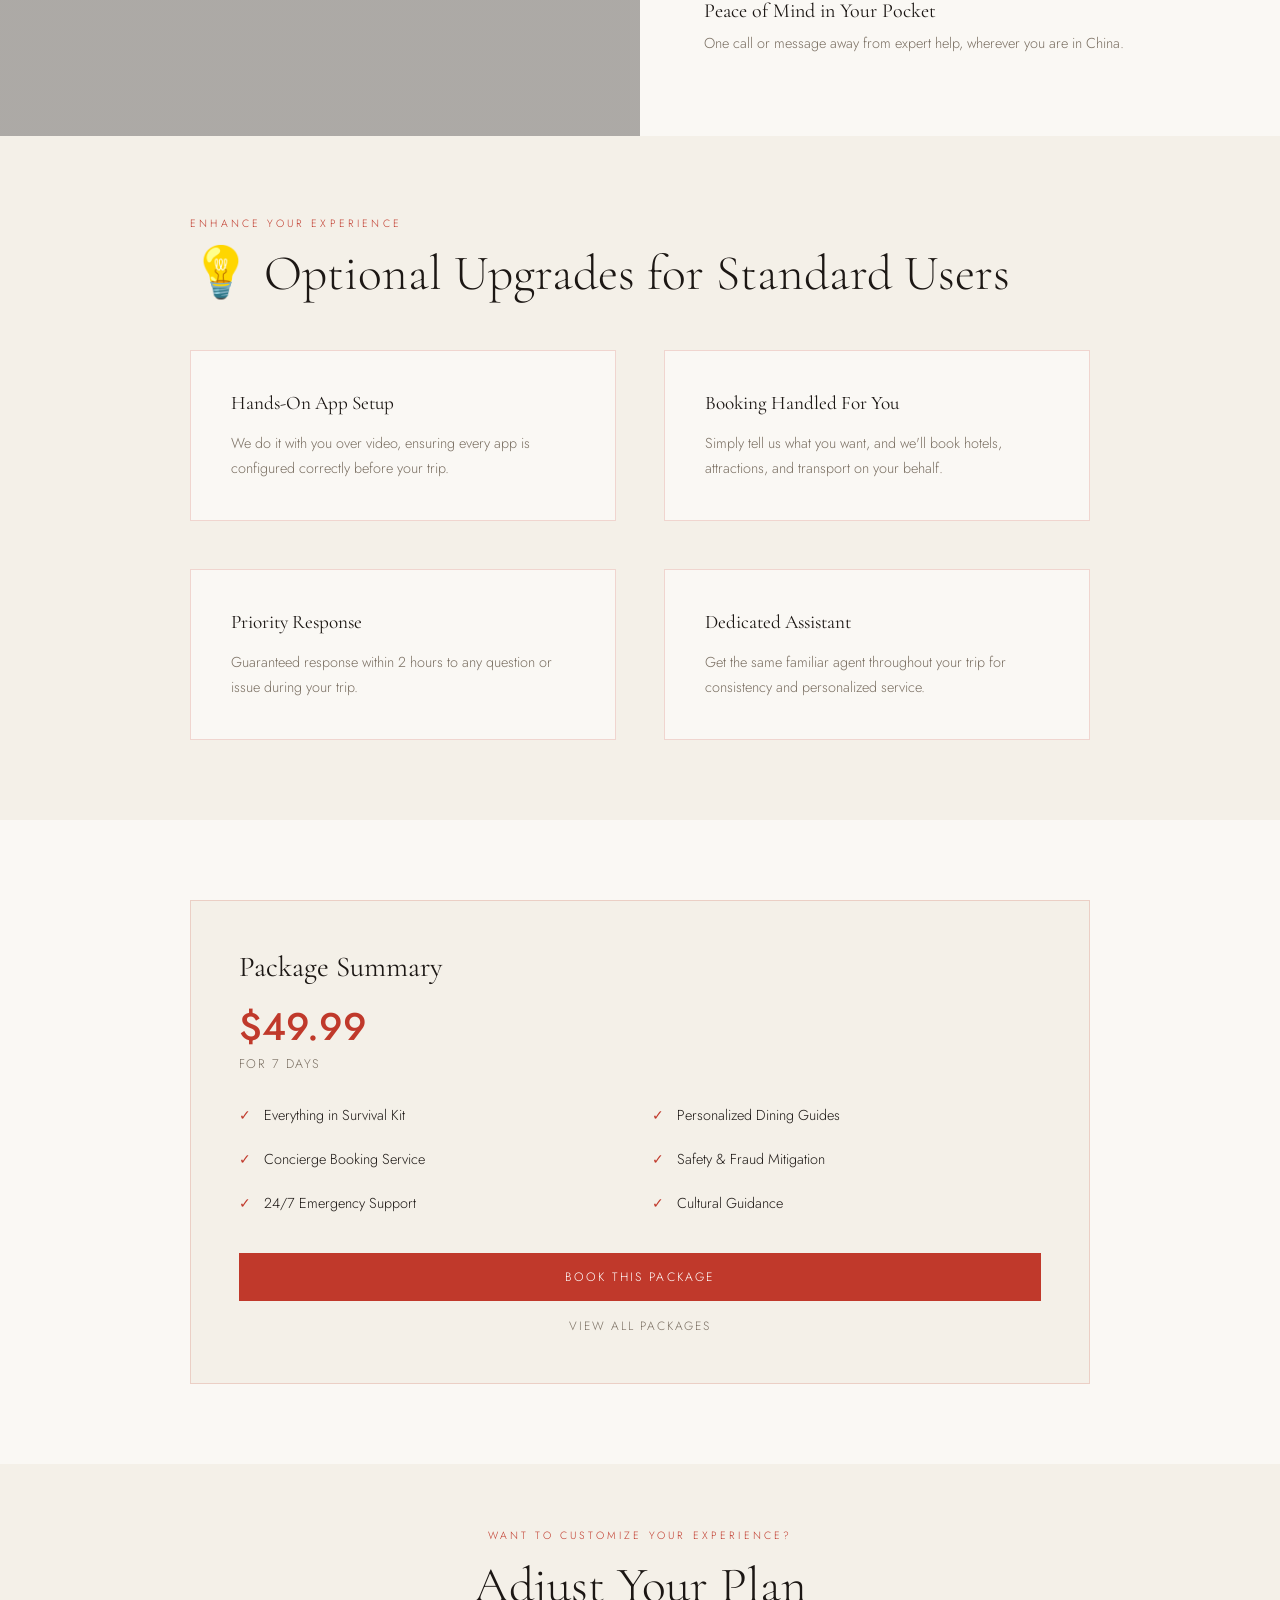
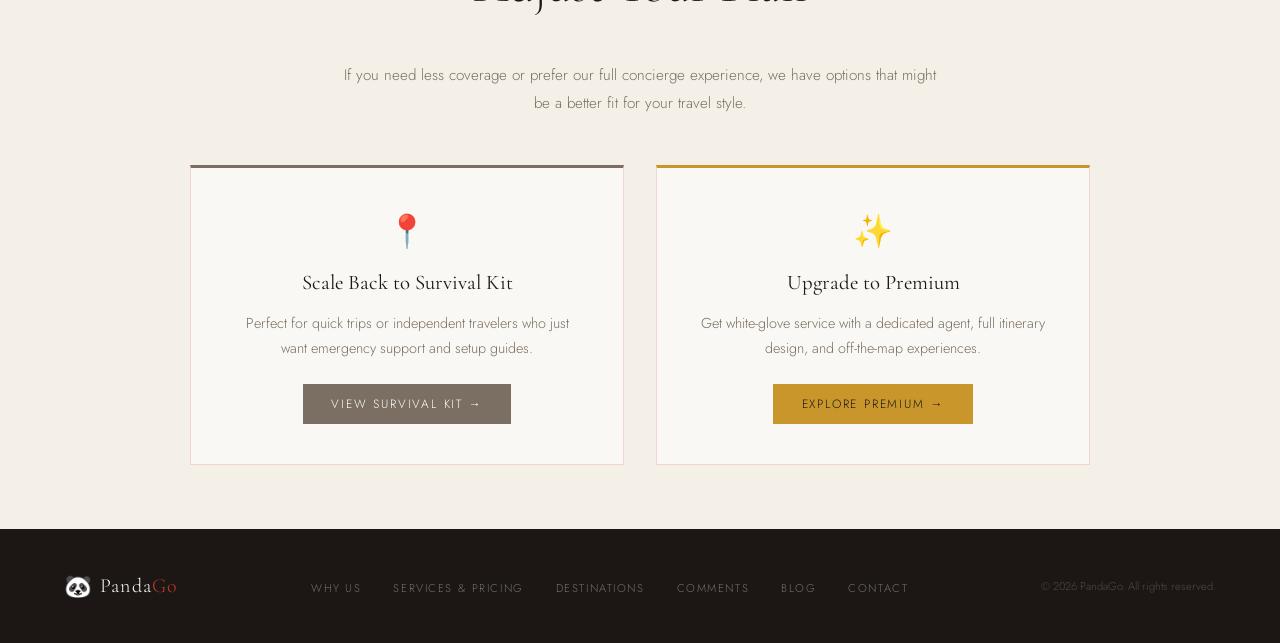
<file: services/standard.html>
<!DOCTYPE html>
<html lang="en">
<head>
  <meta charset="UTF-8" />
  <meta name="viewport" content="width=device-width, initial-scale=1.0" />
  <title>PandaGo – Standard Plan</title>
  <link rel="icon" href="data:image/svg+xml,<svg xmlns=%22http://www.w3.org/2000/svg%22 viewBox=%220 0 100 100%22><text y=%22.9em%22 font-size=%2290%22>🐼</text></svg>">
  <link rel="preconnect" href="https://fonts.googleapis.com"/>
  <link href="https://fonts.googleapis.com/css2?family=Cormorant+Garamond:ital,wght@0,300;0,400;0,600;1,300;1,400&family=Jost:wght@300;400;500&display=swap" rel="stylesheet"/>
  <link rel="stylesheet" href="../style.css" />
  <script src="../js/footer.js"></script>
</head>
<body>

<nav id="nav">
  <a class="nav-logo" href="../index.html">
    <span class="logo-panda">&#x1F43C;</span>
    <span class="logo-text">Panda<span>Go</span></span>
  </a>
  <ul class="nav-links">
    <li><a href="../index.html#why">Why Us</a></li>
    <li><a href="../index.html#services">Services</a></li>
    <li><a href="../index.html#destinations">Destinations</a></li>
    <li><a href="../index.html#reviews">Reviews</a></li>
    <li><a href="../blog/index.html">Blog</a></li>
  </ul>
  <a class="nav-cta" href="../index.html#contact">Get Started</a>
</nav>

<section id="service-hero" style="position: relative; height: 50vh; overflow: hidden; display: flex; align-items: center; justify-content: center; text-align: center; color: #fff;">
  <div style="position: absolute; inset: 0; background: linear-gradient(rgba(28,23,20,0.6), rgba(28,23,20,0.6)), url('https://images.unsplash.com/photo-1540660290370-8aa90e451e8a?w=1600&q=80') center/cover no-repeat;"></div>
  <div style="position: relative; z-index: 2; padding: 0 2rem;">
    <span class="section-label" style="color: var(--gold-lt);">Enhanced Support</span>
    <h1 class="section-title" style="color: #fff; font-size: clamp(2.5rem, 6vw, 4.5rem);">Standard Plan</h1>
    <p style="font-size: 1.1rem; opacity: 0.9; max-width: 600px; margin: 1.5rem auto 0; font-family: var(--ff-d); font-style: italic;">The perfect balance of independence and expert support.</p>
  </div>
</section>

<section id="service-details" style="padding: 0; background: var(--cream);">
  <!-- Section 1: Get Set Up -->
  <div style="display: grid; grid-template-columns: 1fr 1fr; gap: 0; align-items: stretch; min-height: 500px;">
    <div style="background: linear-gradient(rgba(28,23,20,0.35), rgba(28,23,20,0.35)), url('https://images.unsplash.com/photo-1556656793-08538906a9f8?w=800&q=80') center/cover no-repeat;"></div>
    <div style="padding: 5rem 4rem; display: flex; flex-direction: column; justify-content: center;">
      <span class="section-label">Before & On Arrival</span>
      <h2 class="section-title" style="margin-bottom: 2rem;">🚀 Get Set Up</h2>
      <div style="display: flex; gap: 2rem; flex-direction: column;">
        <div>
          <h3 style="font-family: var(--ff-d); font-size: 1.25rem; font-weight: 400; color: var(--ink); margin-bottom: 0.5rem;">WeChat Pay & Alipay Setup</h3>
          <p style="font-size: 0.9rem; color: var(--muted); line-height: 1.7;">Step-by-step guides to set up China's essential payment systems before you arrive, with troubleshooting for each step.</p>
        </div>
        <div>
          <h3 style="font-family: var(--ff-d); font-size: 1.25rem; font-weight: 400; color: var(--ink); margin-bottom: 0.5rem;">Ride & Delivery App Setup</h3>
          <p style="font-size: 0.9rem; color: var(--muted); line-height: 1.7;">Get DiDi, Meituan, and Taobao ready to go, so you can move around and eat with confidence on day one.</p>
        </div>
        <div>
          <h3 style="font-family: var(--ff-d); font-size: 1.25rem; font-weight: 400; color: var(--ink); margin-bottom: 0.5rem;">eSIM & SIM Card Guidance</h3>
          <p style="font-size: 0.9rem; color: var(--muted); line-height: 1.7;">Stay connected from the moment you land with our eSIM setup tutorials or recommendations for local SIM delivery to your hotel.</p>
        </div>
      </div>
    </div>
  </div>

  <!-- Section 2: Eat, Book & Explore -->
  <div style="display: grid; grid-template-columns: 1fr 1fr; gap: 0; align-items: stretch; min-height: 500px; direction: rtl;">
    <div style="background: linear-gradient(rgba(28,23,20,0.35), rgba(28,23,20,0.35)), url('https://images.unsplash.com/photo-1504674900152-b8b0cf2fcc4b?w=800&q=80') center/cover no-repeat;"></div>
    <div style="padding: 5rem 4rem; display: flex; flex-direction: column; justify-content: center; direction: ltr;">
      <span class="section-label">Dining Made Easy</span>
      <h2 class="section-title" style="margin-bottom: 2rem;">🍜 Eat, Book & Explore</h2>
      <div style="display: flex; gap: 2rem; flex-direction: column;">
        <div>
          <h3 style="font-family: var(--ff-d); font-size: 1.25rem; font-weight: 400; color: var(--ink); margin-bottom: 0.5rem;">Personalized Restaurant Recommendations</h3>
          <p style="font-size: 0.9rem; color: var(--muted); line-height: 1.7;">Discover hidden gems and local favourites matched to your tastes—no more guessing at tourist menus.</p>
        </div>
        <div>
          <h3 style="font-family: var(--ff-d); font-size: 1.25rem; font-weight: 400; color: var(--ink); margin-bottom: 0.5rem;">Menu Translation & Ordering Help</h3>
          <p style="font-size: 0.9rem; color: var(--muted); line-height: 1.7;">Get translation cards and real-time support when ordering, so you know exactly what you're getting.</p>
        </div>
        <div>
          <h3 style="font-family: var(--ff-d); font-size: 1.25rem; font-weight: 400; color: var(--ink); margin-bottom: 0.5rem;">Restaurant & Spa Bookings</h3>
          <p style="font-size: 0.9rem; color: var(--muted); line-height: 1.7;">We handle reservations at popular spots that require local phone numbers or payment methods.</p>
        </div>
      </div>
    </div>
  </div>

  <!-- Section 3: Get Around Smoothly -->
  <div style="display: grid; grid-template-columns: 1fr 1fr; gap: 0; align-items: stretch; min-height: 500px;">
    <div style="background: linear-gradient(rgba(28,23,20,0.35), rgba(28,23,20,0.35)), url('https://images.unsplash.com/photo-1578461472299-d5c4a67e6b48?w=800&q=80') center/cover no-repeat;"></div>
    <div style="padding: 5rem 4rem; display: flex; flex-direction: column; justify-content: center;">
      <span class="section-label">Navigation Support</span>
      <h2 class="section-title" style="margin-bottom: 2rem;">📍 Get Around Smoothly</h2>
      <div style="display: flex; gap: 2rem; flex-direction: column;">
        <div>
          <h3 style="font-family: var(--ff-d); font-size: 1.25rem; font-weight: 400; color: var(--ink); margin-bottom: 0.5rem;">Real-Time Help If You Get Lost</h3>
          <p style="font-size: 0.9rem; color: var(--muted); line-height: 1.7;">Stuck somewhere unfamiliar? One message and we'll help you get back on track.</p>
        </div>
        <div>
          <h3 style="font-family: var(--ff-d); font-size: 1.25rem; font-weight: 400; color: var(--ink); margin-bottom: 0.5rem;">Metro & Bus System Guidance</h3>
          <p style="font-size: 0.9rem; color: var(--muted); line-height: 1.7;">Clear, pre-translated route instructions for public transport so you travel like a local.</p>
        </div>
        <div>
          <h3 style="font-family: var(--ff-d); font-size: 1.25rem; font-weight: 400; color: var(--ink); margin-bottom: 0.5rem;">Simple Route Planning</h3>
          <p style="font-size: 0.9rem; color: var(--muted); line-height: 1.7;">We help you plan multi-leg journeys across the city with confidence.</p>
        </div>
      </div>
    </div>
  </div>

  <!-- Section 4: Understand China -->
  <div style="display: grid; grid-template-columns: 1fr 1fr; gap: 0; align-items: stretch; min-height: 500px; direction: rtl;">
    <div style="background: linear-gradient(rgba(28,23,20,0.35), rgba(28,23,20,0.35)), url('https://images.unsplash.com/photo-1480714378408-67cf0d13bc1b?w=800&q=80') center/cover no-repeat;"></div>
    <div style="padding: 5rem 4rem; display: flex; flex-direction: column; justify-content: center; direction: ltr;">
      <span class="section-label">Local Culture & Etiquette</span>
      <h2 class="section-title" style="margin-bottom: 2rem;">🧠 Understand China</h2>
      <div style="display: flex; gap: 2rem; flex-direction: column;">
        <div>
          <h3 style="font-family: var(--ff-d); font-size: 1.25rem; font-weight: 400; color: var(--ink); margin-bottom: 0.5rem;">Local Rules & Etiquette</h3>
          <p style="font-size: 0.9rem; color: var(--muted); line-height: 1.7;">Learn what's polite and what to avoid, so you navigate social situations confidently and respectfully.</p>
        </div>
        <div>
          <h3 style="font-family: var(--ff-d); font-size: 1.25rem; font-weight: 400; color: var(--ink); margin-bottom: 0.5rem;">Key Regulations for Travelers</h3>
          <p style="font-size: 0.9rem; color: var(--muted); line-height: 1.7;">Understand visa requirements, photography rules, and other legal basics before you travel.</p>
        </div>
        <div>
          <h3 style="font-family: var(--ff-d); font-size: 1.25rem; font-weight: 400; color: var(--ink); margin-bottom: 0.5rem;">Cultural Guidance & Insights</h3>
          <p style="font-size: 0.9rem; color: var(--muted); line-height: 1.7;">Understand local customs and behaviours to avoid awkward situations and connect more deeply with your surroundings.</p>
        </div>
      </div>
    </div>
  </div>

  <!-- Section 5: Stay Safe & In Control -->
  <div style="display: grid; grid-template-columns: 1fr 1fr; gap: 0; align-items: stretch; min-height: 500px;">
    <div style="background: linear-gradient(rgba(28,23,20,0.35), rgba(28,23,20,0.35)), url('https://images.unsplash.com/photo-1547814050-7b0f3394fefd?w=800&q=80') center/cover no-repeat;"></div>
    <div style="padding: 5rem 4rem; display: flex; flex-direction: column; justify-content: center;">
      <span class="section-label">Emergency & Protection</span>
      <h2 class="section-title" style="margin-bottom: 2rem;">🛡️ Stay Safe & In Control</h2>
      <div style="display: flex; gap: 2rem; flex-direction: column;">
        <div>
          <h3 style="font-family: var(--ff-d); font-size: 1.25rem; font-weight: 400; color: var(--ink); margin-bottom: 0.5rem;">24/7 Emergency Support</h3>
          <p style="font-size: 0.9rem; color: var(--muted); line-height: 1.7;">Medical assistance guidance, help contacting police or emergency services, and support if your passport or ID is lost.</p>
        </div>
        <div>
          <h3 style="font-family: var(--ff-d); font-size: 1.25rem; font-weight: 400; color: var(--ink); margin-bottom: 0.5rem;">Scam & Risk Alerts</h3>
          <p style="font-size: 0.9rem; color: var(--muted); line-height: 1.7;">When something feels off, we provide real-time advice to help you avoid overpriced or suspicious situations.</p>
        </div>
        <div>
          <h3 style="font-family: var(--ff-d); font-size: 1.25rem; font-weight: 400; color: var(--ink); margin-bottom: 0.5rem;">Peace of Mind in Your Pocket</h3>
          <p style="font-size: 0.9rem; color: var(--muted); line-height: 1.7;">One call or message away from expert help, wherever you are in China.</p>
        </div>
      </div>
    </div>
  </div>

  <!-- Section 6: Optional Upgrades -->
  <div style="background: var(--sand); padding: 5rem 4rem;">
    <div style="max-width: 900px; margin: 0 auto;">
      <span class="section-label">Enhance Your Experience</span>
      <h2 class="section-title" style="margin-bottom: 3rem;">💡 Optional Upgrades for Standard Users</h2>
      <div style="display: grid; grid-template-columns: 1fr 1fr; gap: 3rem;">
        <div style="background: var(--cream); padding: 2.5rem; border: 1px solid var(--border);">
          <h3 style="font-family: var(--ff-d); font-size: 1.2rem; font-weight: 400; color: var(--ink); margin-bottom: 1rem;">Hands-On App Setup</h3>
          <p style="font-size: 0.9rem; color: var(--muted); line-height: 1.7;">We do it with you over video, ensuring every app is configured correctly before your trip.</p>
        </div>
        <div style="background: var(--cream); padding: 2.5rem; border: 1px solid var(--border);">
          <h3 style="font-family: var(--ff-d); font-size: 1.2rem; font-weight: 400; color: var(--ink); margin-bottom: 1rem;">Booking Handled For You</h3>
          <p style="font-size: 0.9rem; color: var(--muted); line-height: 1.7;">Simply tell us what you want, and we'll book hotels, attractions, and transport on your behalf.</p>
        </div>
        <div style="background: var(--cream); padding: 2.5rem; border: 1px solid var(--border);">
          <h3 style="font-family: var(--ff-d); font-size: 1.2rem; font-weight: 400; color: var(--ink); margin-bottom: 1rem;">Priority Response</h3>
          <p style="font-size: 0.9rem; color: var(--muted); line-height: 1.7;">Guaranteed response within 2 hours to any question or issue during your trip.</p>
        </div>
        <div style="background: var(--cream); padding: 2.5rem; border: 1px solid var(--border);">
          <h3 style="font-family: var(--ff-d); font-size: 1.2rem; font-weight: 400; color: var(--ink); margin-bottom: 1rem;">Dedicated Assistant</h3>
          <p style="font-size: 0.9rem; color: var(--muted); line-height: 1.7;">Get the same familiar agent throughout your trip for consistency and personalized service.</p>
        </div>
      </div>
    </div>
  </div>

  <!-- Summary Sidebar -->
  <div style="padding: 5rem 4rem; background: var(--cream);">
    <div style="max-width: 900px; margin: 0 auto; background: var(--sand); padding: 3rem; border: 1px solid var(--border);">
      <h3 style="font-family: var(--ff-d); font-size: 1.8rem; font-weight: 400; margin-bottom: 1.5rem;">Package Summary</h3>
      <div class="plan-price" style="margin-bottom: 0.5rem;">$49.99</div>
      <div class="plan-period" style="margin-bottom: 2rem;">for 7 days</div>
      
      <ul style="list-style: none; margin-bottom: 2.5rem; display: grid; grid-template-columns: 1fr 1fr; gap: 1.5rem;">
        <li style="font-size: 0.9rem; display: flex; gap: 0.8rem;"><span style="color: var(--red);">✓</span> Everything in Survival Kit</li>
        <li style="font-size: 0.9rem; display: flex; gap: 0.8rem;"><span style="color: var(--red);">✓</span> Personalized Dining Guides</li>
        <li style="font-size: 0.9rem; display: flex; gap: 0.8rem;"><span style="color: var(--red);">✓</span> Concierge Booking Service</li>
        <li style="font-size: 0.9rem; display: flex; gap: 0.8rem;"><span style="color: var(--red);">✓</span> Safety & Fraud Mitigation</li>
        <li style="font-size: 0.9rem; display: flex; gap: 0.8rem;"><span style="color: var(--red);">✓</span> 24/7 Emergency Support</li>
        <li style="font-size: 0.9rem; display: flex; gap: 0.8rem;"><span style="color: var(--red);">✓</span> Cultural Guidance</li>
      </ul>

      <a href="../index.html#contact" class="btn-primary" style="display: block; text-align: center; width: 100%; margin-bottom: 1rem;">Book This Package</a>
      <a href="../index.html" style="display: block; text-align: center; font-size: 0.75rem; letter-spacing: 0.15em; text-transform: uppercase; color: var(--muted); text-decoration: none;">View All Packages</a>
    </div>
  </div>
</section>

<!-- Plan Adjustment Section -->
<section style="background: var(--sand); padding: 4rem;">
  <div style="max-width: 900px; margin: 0 auto; text-align: center;">
    <span class="section-label">Want to Customize Your Experience?</span>
    <h2 class="section-title" style="margin-bottom: 3rem;">Adjust Your Plan</h2>
    
    <p style="font-size: 0.95rem; color: var(--muted); line-height: 1.8; margin-bottom: 3rem; max-width: 600px; margin-left: auto; margin-right: auto;">If you need less coverage or prefer our full concierge experience, we have options that might be a better fit for your travel style.</p>
    
    <div style="display: grid; grid-template-columns: 1fr 1fr; gap: 2rem;">
      <!-- Downgrade to Survival Kit -->
      <div style="background: var(--cream); padding: 2.5rem; border: 1px solid var(--border); border-top: 3px solid var(--muted);">
        <div style="font-size: 2rem; margin-bottom: 1rem;">📍</div>
        <h3 style="font-family: var(--ff-d); font-size: 1.3rem; font-weight: 400; color: var(--ink); margin-bottom: 1rem;">Scale Back to Survival Kit</h3>
        <p style="font-size: 0.9rem; color: var(--muted); line-height: 1.7; margin-bottom: 1.5rem;">Perfect for quick trips or independent travelers who just want emergency support and setup guides.</p>
        <a href="survival-kit.html" style="display: inline-block; padding: 0.7rem 1.8rem; background: var(--muted); color: #fff; font-size: 0.75rem; letter-spacing: 0.15em; text-transform: uppercase; text-decoration: none; transition: background 0.2s;">View Survival Kit →</a>
      </div>
      
      <!-- Upgrade to Premium -->
      <div style="background: var(--cream); padding: 2.5rem; border: 1px solid var(--border); border-top: 3px solid var(--gold);">
        <div style="font-size: 2rem; margin-bottom: 1rem;">✨</div>
        <h3 style="font-family: var(--ff-d); font-size: 1.3rem; font-weight: 400; color: var(--ink); margin-bottom: 1rem;">Upgrade to Premium</h3>
        <p style="font-size: 0.9rem; color: var(--muted); line-height: 1.7; margin-bottom: 1.5rem;">Get white-glove service with a dedicated agent, full itinerary design, and off-the-map experiences.</p>
        <a href="premium.html" style="display: inline-block; padding: 0.7rem 1.8rem; background: var(--gold); color: var(--ink); font-size: 0.75rem; letter-spacing: 0.15em; text-transform: uppercase; text-decoration: none; transition: background 0.2s;">Explore Premium →</a>
      </div>
    </div>
  </div>
</section>

<footer></footer>

<script>
  window.addEventListener('scroll', () => {
    document.querySelector('nav').style.padding =
      window.scrollY > 60 ? '0.9rem 4rem' : '1.4rem 4rem';
  });
</script>

</body>
</html>
</file>
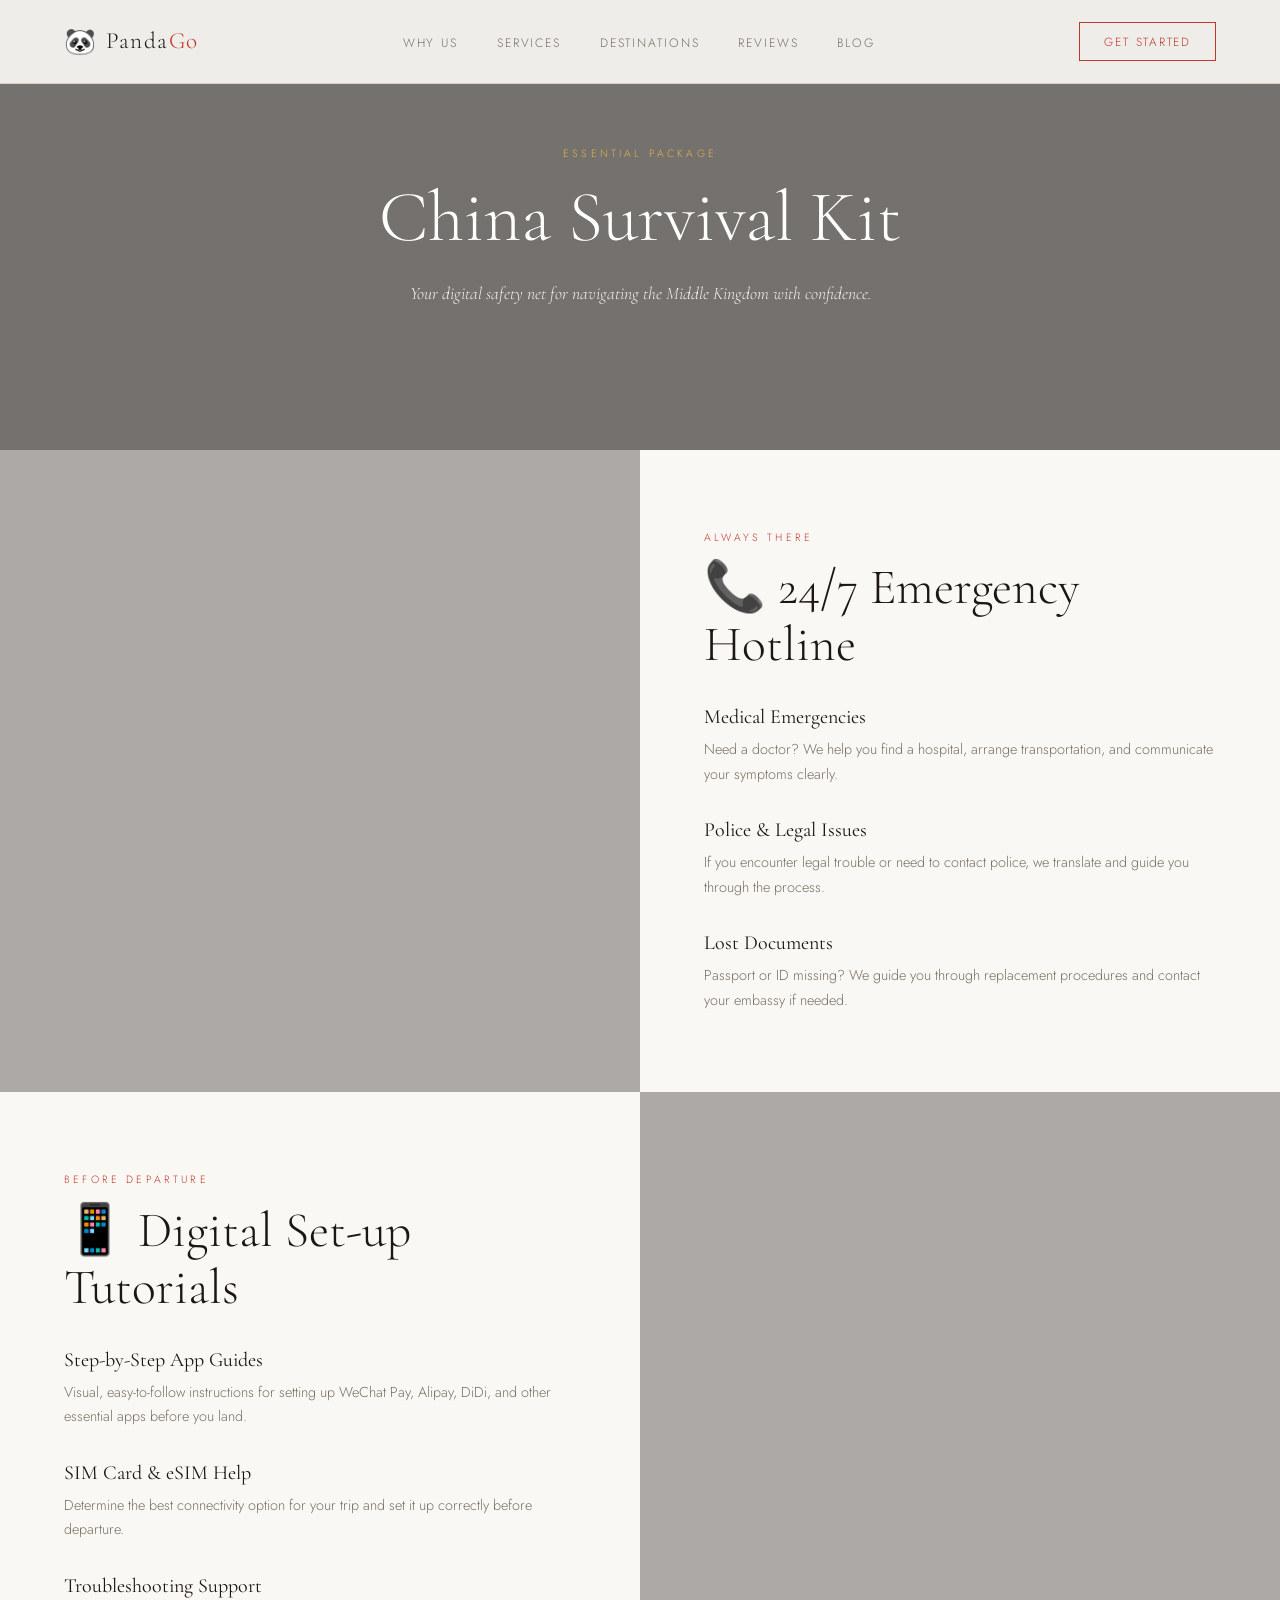
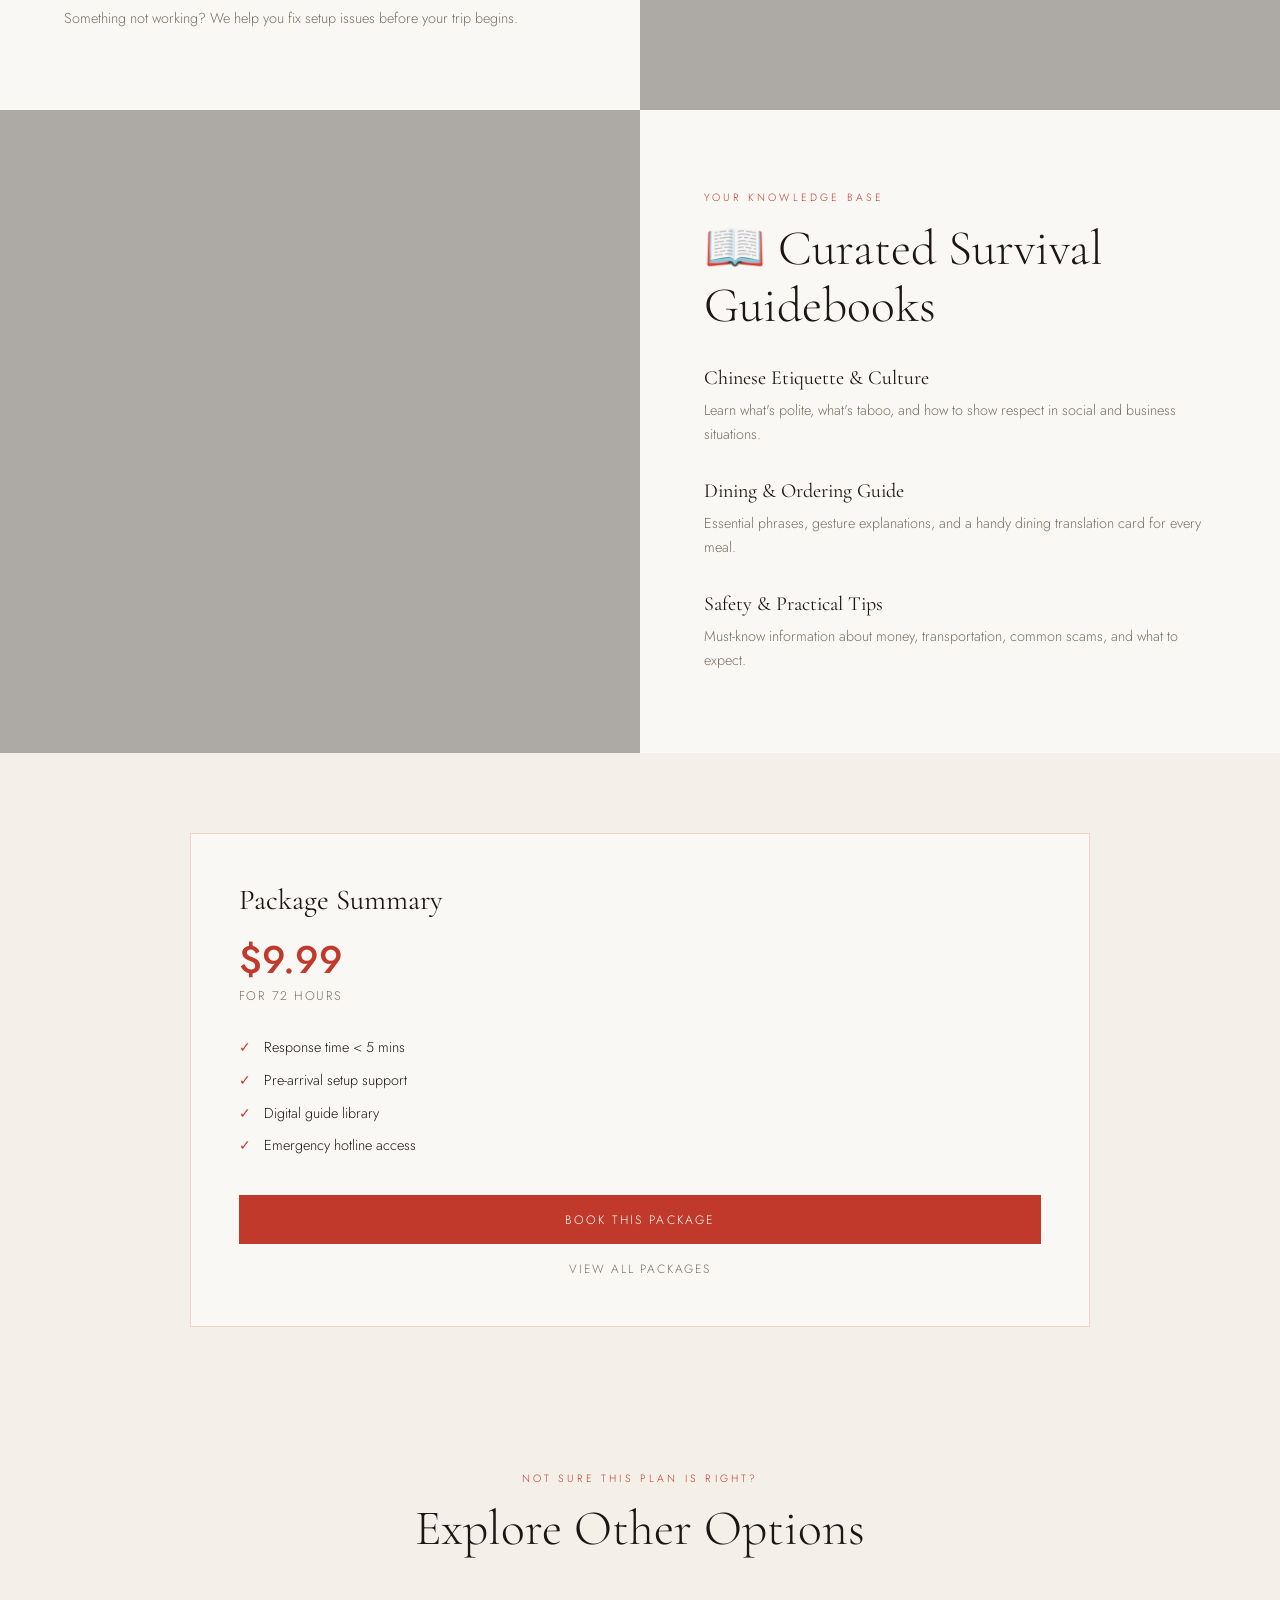
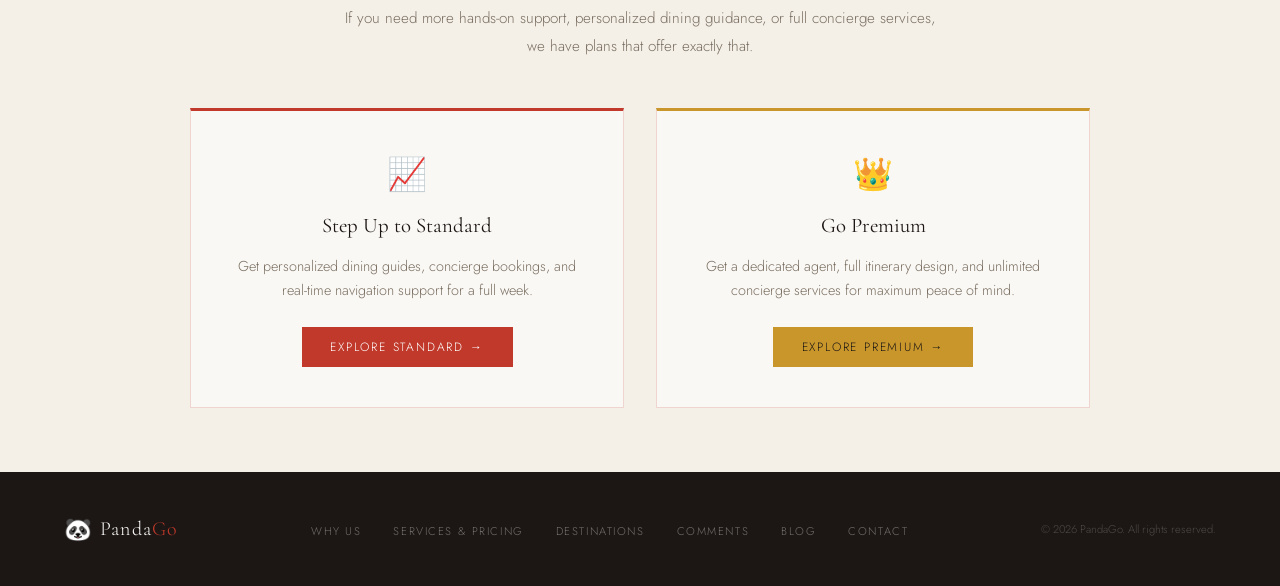
<file: services/survival-kit.html>
<!DOCTYPE html>
<html lang="en">
<head>
  <meta charset="UTF-8" />
  <meta name="viewport" content="width=device-width, initial-scale=1.0" />
  <title>PandaGo – China Survival Kit</title>
  <link rel="icon" href="data:image/svg+xml,<svg xmlns=%22http://www.w3.org/2000/svg%22 viewBox=%220 0 100 100%22><text y=%22.9em%22 font-size=%2290%22>🐼</text></svg>">
  <link rel="preconnect" href="https://fonts.googleapis.com"/>
  <link href="https://fonts.googleapis.com/css2?family=Cormorant+Garamond:ital,wght@0,300;0,400;0,600;1,300;1,400&family=Jost:wght@300;400;500&display=swap" rel="stylesheet"/>
  <link rel="stylesheet" href="../style.css" />
  <script src="../js/footer.js"></script>
</head>
<body>

<nav id="nav">
  <a class="nav-logo" href="../index.html">
    <span class="logo-panda">&#x1F43C;</span>
    <span class="logo-text">Panda<span>Go</span></span>
  </a>
  <ul class="nav-links">
    <li><a href="../index.html#why">Why Us</a></li>
    <li><a href="../index.html#services">Services</a></li>
    <li><a href="../index.html#destinations">Destinations</a></li>
    <li><a href="../index.html#reviews">Reviews</a></li>
    <li><a href="../blog/index.html">Blog</a></li>
  </ul>
  <a class="nav-cta" href="../index.html#contact">Get Started</a>
</nav>

<section id="service-hero" style="position: relative; height: 50vh; overflow: hidden; display: flex; align-items: center; justify-content: center; text-align: center; color: #fff;">
  <div style="position: absolute; inset: 0; background: linear-gradient(rgba(28,23,20,0.6), rgba(28,23,20,0.6)), url('https://images.unsplash.com/photo-1542435503-956c469947f6?w=1600&q=80') center/cover no-repeat;"></div>
  <div style="position: relative; z-index: 2; padding: 0 2rem;">
    <span class="section-label" style="color: var(--gold-lt);">Essential Package</span>
    <h1 class="section-title" style="color: #fff; font-size: clamp(2.5rem, 6vw, 4.5rem);">China Survival Kit</h1>
    <p style="font-size: 1.1rem; opacity: 0.9; max-width: 600px; margin: 1.5rem auto 0; font-family: var(--ff-d); font-style: italic;">Your digital safety net for navigating the Middle Kingdom with confidence.</p>
  </div>
</section>

<section id="service-details" style="padding: 0; background: var(--cream);">
  <!-- Emergency Support Section -->
  <div style="display: grid; grid-template-columns: 1fr 1fr; gap: 0; align-items: stretch; min-height: 500px;">
    <div style="background: linear-gradient(rgba(28,23,20,0.35), rgba(28,23,20,0.35)), url('https://images.unsplash.com/photo-1576091160550-112173f7f869?w=800&q=80') center/cover no-repeat;"></div>
    <div style="padding: 5rem 4rem; display: flex; flex-direction: column; justify-content: center;">
      <span class="section-label">Always There</span>
      <h2 class="section-title" style="margin-bottom: 2rem;">📞 24/7 Emergency Hotline</h2>
      <div style="display: flex; gap: 2rem; flex-direction: column;">
        <div>
          <h3 style="font-family: var(--ff-d); font-size: 1.25rem; font-weight: 400; color: var(--ink); margin-bottom: 0.5rem;">Medical Emergencies</h3>
          <p style="font-size: 0.9rem; color: var(--muted); line-height: 1.7;">Need a doctor? We help you find a hospital, arrange transportation, and communicate your symptoms clearly.</p>
        </div>
        <div>
          <h3 style="font-family: var(--ff-d); font-size: 1.25rem; font-weight: 400; color: var(--ink); margin-bottom: 0.5rem;">Police & Legal Issues</h3>
          <p style="font-size: 0.9rem; color: var(--muted); line-height: 1.7;">If you encounter legal trouble or need to contact police, we translate and guide you through the process.</p>
        </div>
        <div>
          <h3 style="font-family: var(--ff-d); font-size: 1.25rem; font-weight: 400; color: var(--ink); margin-bottom: 0.5rem;">Lost Documents</h3>
          <p style="font-size: 0.9rem; color: var(--muted); line-height: 1.7;">Passport or ID missing? We guide you through replacement procedures and contact your embassy if needed.</p>
        </div>
      </div>
    </div>
  </div>

  <!-- Digital Setup Section -->
  <div style="display: grid; grid-template-columns: 1fr 1fr; gap: 0; align-items: stretch; min-height: 500px; direction: rtl;">
    <div style="background: linear-gradient(rgba(28,23,20,0.35), rgba(28,23,20,0.35)), url('https://images.unsplash.com/photo-1556656793-08538906a9f8?w=800&q=80') center/cover no-repeat;"></div>
    <div style="padding: 5rem 4rem; display: flex; flex-direction: column; justify-content: center; direction: ltr;">
      <span class="section-label">Before Departure</span>
      <h2 class="section-title" style="margin-bottom: 2rem;">📱 Digital Set-up Tutorials</h2>
      <div style="display: flex; gap: 2rem; flex-direction: column;">
        <div>
          <h3 style="font-family: var(--ff-d); font-size: 1.25rem; font-weight: 400; color: var(--ink); margin-bottom: 0.5rem;">Step-by-Step App Guides</h3>
          <p style="font-size: 0.9rem; color: var(--muted); line-height: 1.7;">Visual, easy-to-follow instructions for setting up WeChat Pay, Alipay, DiDi, and other essential apps before you land.</p>
        </div>
        <div>
          <h3 style="font-family: var(--ff-d); font-size: 1.25rem; font-weight: 400; color: var(--ink); margin-bottom: 0.5rem;">SIM Card & eSIM Help</h3>
          <p style="font-size: 0.9rem; color: var(--muted); line-height: 1.7;">Determine the best connectivity option for your trip and set it up correctly before departure.</p>
        </div>
        <div>
          <h3 style="font-family: var(--ff-d); font-size: 1.25rem; font-weight: 400; color: var(--ink); margin-bottom: 0.5rem;">Troubleshooting Support</h3>
          <p style="font-size: 0.9rem; color: var(--muted); line-height: 1.7;">Something not working? We help you fix setup issues before your trip begins.</p>
        </div>
      </div>
    </div>
  </div>

  <!-- Guidebooks Section -->
  <div style="display: grid; grid-template-columns: 1fr 1fr; gap: 0; align-items: stretch; min-height: 500px;">
    <div style="background: linear-gradient(rgba(28,23,20,0.35), rgba(28,23,20,0.35)), url('https://images.unsplash.com/photo-1507842072343-583f20270319?w=800&q=80') center/cover no-repeat;"></div>
    <div style="padding: 5rem 4rem; display: flex; flex-direction: column; justify-content: center;">
      <span class="section-label">Your Knowledge Base</span>
      <h2 class="section-title" style="margin-bottom: 2rem;">📖 Curated Survival Guidebooks</h2>
      <div style="display: flex; gap: 2rem; flex-direction: column;">
        <div>
          <h3 style="font-family: var(--ff-d); font-size: 1.25rem; font-weight: 400; color: var(--ink); margin-bottom: 0.5rem;">Chinese Etiquette & Culture</h3>
          <p style="font-size: 0.9rem; color: var(--muted); line-height: 1.7;">Learn what's polite, what's taboo, and how to show respect in social and business situations.</p>
        </div>
        <div>
          <h3 style="font-family: var(--ff-d); font-size: 1.25rem; font-weight: 400; color: var(--ink); margin-bottom: 0.5rem;">Dining & Ordering Guide</h3>
          <p style="font-size: 0.9rem; color: var(--muted); line-height: 1.7;">Essential phrases, gesture explanations, and a handy dining translation card for every meal.</p>
        </div>
        <div>
          <h3 style="font-family: var(--ff-d); font-size: 1.25rem; font-weight: 400; color: var(--ink); margin-bottom: 0.5rem;">Safety & Practical Tips</h3>
          <p style="font-size: 0.9rem; color: var(--muted); line-height: 1.7;">Must-know information about money, transportation, common scams, and what to expect.</p>
        </div>
      </div>
    </div>
  </div>

  <!-- Summary Section -->
  <div style="background: var(--sand); padding: 5rem 4rem;">
    <div style="max-width: 900px; margin: 0 auto; background: var(--cream); padding: 3rem; border: 1px solid var(--border);">
      <h3 style="font-family: var(--ff-d); font-size: 1.8rem; font-weight: 400; margin-bottom: 1.5rem;">Package Summary</h3>
      <div class="plan-price" style="margin-bottom: 0.5rem;">$9.99</div>
      <div class="plan-period" style="margin-bottom: 2rem;">for 72 hours</div>
      
      <ul style="list-style: none; margin-bottom: 2.5rem;">
        <li style="margin-bottom: 0.8rem; font-size: 0.9rem; display: flex; gap: 0.8rem;"><span style="color: var(--red);">✓</span> Response time < 5 mins</li>
        <li style="margin-bottom: 0.8rem; font-size: 0.9rem; display: flex; gap: 0.8rem;"><span style="color: var(--red);">✓</span> Pre-arrival setup support</li>
        <li style="margin-bottom: 0.8rem; font-size: 0.9rem; display: flex; gap: 0.8rem;"><span style="color: var(--red);">✓</span> Digital guide library</li>
        <li style="margin-bottom: 0.8rem; font-size: 0.9rem; display: flex; gap: 0.8rem;"><span style="color: var(--red);">✓</span> Emergency hotline access</li>
      </ul>

      <a href="../index.html#contact" class="btn-primary" style="display: block; text-align: center; width: 100%; margin-bottom: 1rem;">Book This Package</a>
      <a href="../index.html" style="display: block; text-align: center; font-size: 0.75rem; letter-spacing: 0.15em; text-transform: uppercase; color: var(--muted); text-decoration: none;">View All Packages</a>
    </div>
  </div>
</section>

<!-- Plan Upgrade Section -->
<section style="background: var(--sand); padding: 4rem;">
  <div style="max-width: 900px; margin: 0 auto; text-align: center;">
    <span class="section-label">Not Sure This Plan Is Right?</span>
    <h2 class="section-title" style="margin-bottom: 3rem;">Explore Other Options</h2>
    
    <p style="font-size: 0.95rem; color: var(--muted); line-height: 1.8; margin-bottom: 3rem; max-width: 600px; margin-left: auto; margin-right: auto;">If you need more hands-on support, personalized dining guidance, or full concierge services, we have plans that offer exactly that.</p>
    
    <div style="display: grid; grid-template-columns: 1fr 1fr; gap: 2rem;">
      <!-- Upgrade to Standard -->
      <div style="background: var(--cream); padding: 2.5rem; border: 1px solid var(--border); border-top: 3px solid var(--red);">
        <div style="font-size: 2rem; margin-bottom: 1rem;">📈</div>
        <h3 style="font-family: var(--ff-d); font-size: 1.3rem; font-weight: 400; color: var(--ink); margin-bottom: 1rem;">Step Up to Standard</h3>
        <p style="font-size: 0.9rem; color: var(--muted); line-height: 1.7; margin-bottom: 1.5rem;">Get personalized dining guides, concierge bookings, and real-time navigation support for a full week.</p>
        <a href="standard.html" style="display: inline-block; padding: 0.7rem 1.8rem; background: var(--red); color: #fff; font-size: 0.75rem; letter-spacing: 0.15em; text-transform: uppercase; text-decoration: none; transition: background 0.2s;">Explore Standard →</a>
      </div>
      
      <!-- Upgrade to Premium -->
      <div style="background: var(--cream); padding: 2.5rem; border: 1px solid var(--border); border-top: 3px solid var(--gold);">
        <div style="font-size: 2rem; margin-bottom: 1rem;">👑</div>
        <h3 style="font-family: var(--ff-d); font-size: 1.3rem; font-weight: 400; color: var(--ink); margin-bottom: 1rem;">Go Premium</h3>
        <p style="font-size: 0.9rem; color: var(--muted); line-height: 1.7; margin-bottom: 1.5rem;">Get a dedicated agent, full itinerary design, and unlimited concierge services for maximum peace of mind.</p>
        <a href="premium.html" style="display: inline-block; padding: 0.7rem 1.8rem; background: var(--gold); color: var(--ink); font-size: 0.75rem; letter-spacing: 0.15em; text-transform: uppercase; text-decoration: none; transition: background 0.2s;">Explore Premium →</a>
      </div>
    </div>
  </div>
</section>

<footer></footer>

<script>
  window.addEventListener('scroll', () => {
    document.querySelector('nav').style.padding =
      window.scrollY > 60 ? '0.9rem 4rem' : '1.4rem 4rem';
  });
</script>

</body>
</html>
</file>
<file: style.css>
*, *::before, *::after { box-sizing: border-box; margin: 0; padding: 0; }
:root {
  --red:      #c0392b;
  --red-deep: #962d23;
  --red-soft: #e8534a;
  --gold:     #c9962b;
  --gold-lt:  #e0b44a;
  --ink:      #1c1714;
  --cream:    #faf8f4;
  --sand:     #f4f0e8;
  --muted:    #7a6f62;
  --border:   rgba(192,57,43,0.18);
  --ff-d: 'Cormorant Garamond', Georgia, serif;
  --ff-b: 'Jost', sans-serif;
}
html { scroll-behavior: smooth; }
body { background: var(--cream); color: var(--ink); font-family: var(--ff-b); font-weight: 300; overflow-x: hidden; }

nav {
  position: fixed; top: 0; left: 0; right: 0; z-index: 100;
  display: flex; align-items: center; justify-content: space-between;
  padding: 1.4rem 4rem;
  background: rgba(250,248,244,0.92); backdrop-filter: blur(14px);
  border-bottom: 1px solid var(--border); transition: padding 0.3s;
}
.nav-logo { display: flex; align-items: center; gap: 0.6rem; text-decoration: none; }
.logo-panda { font-size: 1.6rem; line-height: 1; }
.logo-text { font-family: var(--ff-d); font-size: 1.45rem; color: var(--ink); letter-spacing: 0.06em; }
.logo-text span { color: var(--red); }
.nav-links { display: flex; gap: 2.4rem; list-style: none; }
.nav-links a { font-size: 0.76rem; letter-spacing: 0.16em; text-transform: uppercase; color: var(--muted); text-decoration: none; transition: color 0.2s; }
.nav-links a:hover { color: var(--red); }
.nav-cta { font-size: 0.74rem; letter-spacing: 0.15em; text-transform: uppercase; padding: 0.6rem 1.5rem; border: 1px solid var(--red); color: var(--red); background: transparent; text-decoration: none; transition: background 0.2s, color 0.2s; }
.nav-cta:hover { background: var(--red); color: #fff; }

#hero { min-height: 100vh; display: grid; place-items: center; position: relative; overflow: hidden; background: var(--ink); }
.hero-bg {
  position: absolute; inset: 0;
  background: linear-gradient(150deg, rgba(28,23,20,0.72) 30%, rgba(28,23,20,0.2) 100%), url('https://images.unsplash.com/photo-1508804185872-d7badad00f7d?w=1600&q=80') center/cover no-repeat;
  animation: subtle-zoom 20s ease-in-out infinite alternate;
}
@keyframes subtle-zoom { from { transform: scale(1); } to { transform: scale(1.06); } }
.hero-content { position: relative; z-index: 2; text-align: center; padding: 2rem; max-width: 860px; }
.hero-eyebrow { font-size: 0.72rem; letter-spacing: 0.3em; text-transform: uppercase; color: var(--gold-lt); margin-bottom: 1.6rem; animation: fade-up 1s 0.1s both; }
.hero-title { font-family: var(--ff-d); font-weight: 300; font-size: clamp(2.6rem, 7vw, 6rem); color: #fff; line-height: 1.08; margin-bottom: 1.8rem; animation: fade-up 1s 0.25s both; }
.hero-title em { display: block; margin-left: 0.45rem; font-style: italic; color: var(--gold-lt); }
.hero-sub { font-size: 1rem; color: rgba(255,255,255,0.65); max-width: 520px; margin: 0 auto 2.8rem; line-height: 1.85; animation: fade-up 1s 0.4s both; }
.hero-actions { display: flex; gap: 1.2rem; justify-content: center; flex-wrap: wrap; animation: fade-up 1s 0.55s both; }
@keyframes fade-up { from { opacity:0; transform:translateY(28px); } to { opacity:1; transform:translateY(0); } }
.btn-primary { padding: 0.95rem 2.4rem; background: var(--red); color: #fff; font-family: var(--ff-b); font-size: 0.76rem; letter-spacing: 0.18em; text-transform: uppercase; text-decoration: none; border: none; cursor: pointer; transition: background 0.2s, transform 0.2s; }
.btn-primary:hover { background: var(--red-soft); transform: translateY(-2px); }
.btn-ghost { padding: 0.95rem 2.4rem; border: 1px solid rgba(255,255,255,0.35); color: rgba(255,255,255,0.8); font-family: var(--ff-b); font-size: 0.76rem; letter-spacing: 0.18em; text-transform: uppercase; text-decoration: none; background: transparent; transition: border-color 0.2s, color 0.2s; }
.btn-ghost:hover { border-color: var(--gold-lt); color: var(--gold-lt); }
.hero-scroll { position: absolute; bottom: 2.5rem; left: 50%; transform: translateX(-50%); display: flex; flex-direction: column; align-items: center; gap: 0.5rem; color: rgba(255,255,255,0.35); font-size: 0.62rem; letter-spacing: 0.22em; text-transform: uppercase; }
.scroll-line { width: 1px; height: 44px; background: rgba(255,255,255,0.2); animation: scroll-pulse 2s ease-in-out infinite; }
@keyframes scroll-pulse { 0%,100%{opacity:0.25} 50%{opacity:1} }

section { padding: 7rem 4rem; }
.section-label { font-size: 0.66rem; letter-spacing: 0.3em; text-transform: uppercase; color: var(--red); margin-bottom: 0.9rem; display: block; }
.section-title { font-family: var(--ff-d); font-weight: 300; font-size: clamp(2rem, 4vw, 3.1rem); line-height: 1.15; color: var(--ink); margin-bottom: 1.2rem; }
.section-title em { font-style: italic; color: var(--red); }
.section-desc { font-size: 0.92rem; line-height: 1.9; color: var(--muted); max-width: 560px; }
.divider { width: 44px; height: 1px; background: var(--red); margin: 1.6rem 0; }

#why { background: var(--sand); }
.why-grid { display: grid; grid-template-columns: repeat(auto-fit, minmax(240px,1fr)); gap: 2px; margin-top: 4rem; }
.why-card { background: var(--cream); padding: 2.6rem 2.2rem; border-top: 2px solid transparent; transition: border-color 0.3s, transform 0.3s; }
.why-card:hover { border-color: var(--red); transform: translateY(-4px); }
.why-icon { font-size: 2rem; margin-bottom: 1.2rem; display: block; }
.why-card h3 { font-family: var(--ff-d); font-size: 1.25rem; font-weight: 400; margin-bottom: 0.7rem; }
.why-card p { font-size: 0.86rem; line-height: 1.82; color: var(--muted); }

#services { background: var(--cream); }
.plans-grid { display: grid; grid-template-columns: repeat(auto-fit, minmax(280px,1fr)); gap: 1.5rem; margin-top: 4rem; }
.plan-card { border: 1px solid var(--border); padding: 2.6rem 2.2rem; position: relative; transition: transform 0.3s, box-shadow 0.3s; display: flex; flex-direction: column; }
.plan-card:hover { transform: translateY(-6px); box-shadow: 0 16px 40px rgba(192,57,43,0.1); }
.plan-card.featured { background: var(--ink); border-color: var(--red); }
.plan-card.featured .plan-name, .plan-card.featured .plan-price, .plan-card.featured .plan-period, .plan-card.featured .plan-tagline { color: #fff; }
.plan-card.featured .plan-feature { color: rgba(255,255,255,0.75); }
.plan-card.featured .plan-feature::before { color: var(--gold-lt); }
.plan-badge { position: absolute; top: -1px; right: 1.8rem; background: var(--red); color: #fff; font-size: 0.6rem; letter-spacing: 0.2em; text-transform: uppercase; padding: 0.3rem 0.8rem; }
.plan-name { font-family: var(--ff-d); font-size: 1.5rem; font-weight: 400; margin-bottom: 0.4rem; color: var(--ink); }
.plan-price { font-size: 2.4rem; font-weight: 500; color: var(--red); line-height: 1; margin: 0.8rem 0 0.2rem; }
.plan-period { font-size: 0.78rem; letter-spacing: 0.12em; color: var(--muted); text-transform: uppercase; margin-bottom: 1.2rem; }
.plan-tagline { font-size: 0.85rem; line-height: 1.7; color: var(--muted); margin-bottom: 1.6rem; padding-bottom: 1.6rem; border-bottom: 1px solid var(--border); }
.plan-features { list-style: none; flex: 1; margin-bottom: 2rem; }
.plan-feature { font-size: 0.84rem; line-height: 1.7; color: var(--muted); padding: 0.45rem 0; }
.plan-feature::before { content: "✓ "; color: var(--red); font-weight: 500; }
.plan-cta { display: block; text-align: center; padding: 0.85rem; font-size: 0.74rem; letter-spacing: 0.18em; text-transform: uppercase; text-decoration: none; border: 1px solid var(--red); color: var(--red); transition: background 0.2s, color 0.2s; }
.plan-cta:hover, .plan-card.featured .plan-cta { background: var(--red); color: #fff; }
.plan-card.featured .plan-cta:hover { background: var(--red-soft); border-color: var(--red-soft); }

#destinations { background: var(--sand); }
.dest-grid { display: grid; grid-template-columns: 2fr 1fr 1fr; grid-auto-rows: 220px; gap: 10px; margin-top: 4rem; }
.dest-grid > *:first-child { grid-row: span 2; grid-template-rows: 320px 220px; } /* First item is taller */
.dest-card { position: relative; overflow: hidden; cursor: pointer; }
.dest-card img { width:100%; height:100%; object-fit:cover; transition:transform 0.6s ease; }
.dest-card:hover img { transform:scale(1.07); }
.dest-overlay { position:absolute; inset:0; background:linear-gradient(to top,rgba(28,23,20,.78) 0%,transparent 55%); display:flex; flex-direction:column; justify-content:flex-end; padding:1.5rem; }
.dest-name { font-family:var(--ff-d); font-size:1.45rem; color:#fff; font-weight:300; }
.dest-tag { font-size:0.66rem; letter-spacing:0.22em; text-transform:uppercase; color:var(--gold-lt); margin-top:0.3rem; }

#reviews { background: var(--ink); }
#reviews .section-title { color: #fff; }
#reviews .section-desc { color: rgba(255,255,255,0.5); }
.reviews-grid { display:grid; grid-template-columns:repeat(auto-fit,minmax(280px,1fr)); gap:1.4rem; margin-top:4rem; }
.review-card { border:1px solid rgba(192,57,43,0.25); padding:2.2rem; }
.review-stars { color:var(--gold-lt); font-size:0.85rem; margin-bottom:1rem; }
.review-text { font-family:var(--ff-d); font-style:italic; font-size:1.05rem; line-height:1.7; color:rgba(255,255,255,0.85); margin-bottom:1.4rem; }
.review-author { font-size:0.73rem; letter-spacing:0.16em; text-transform:uppercase; color:var(--red); }
.review-trip { font-size:0.76rem; color:rgba(255,255,255,0.33); margin-top:0.3rem; }

#blog { background: var(--sand); }
.blog-grid { display:grid; grid-template-columns:repeat(auto-fit,minmax(290px,1fr)); gap:1.8rem; margin-top:4rem; }
.blog-card { background:var(--cream); overflow:hidden; }
.blog-img { width:100%; height:195px; object-fit:cover; display:block; transition:transform 0.5s; }
.blog-card:hover .blog-img { transform:scale(1.05); }
.blog-body { padding:1.7rem; }
.blog-cat { font-size:0.63rem; letter-spacing:0.24em; text-transform:uppercase; color:var(--red); margin-bottom:0.6rem; display:block; }
.blog-title { font-family:var(--ff-d); font-size:1.2rem; font-weight:400; line-height:1.3; color:var(--ink); margin-bottom:0.7rem; }
.blog-excerpt { font-size:0.84rem; line-height:1.78; color:var(--muted); }
.blog-link { display:inline-block; margin-top:1.1rem; font-size:0.7rem; letter-spacing:0.2em; text-transform:uppercase; color:var(--red); text-decoration:none; border-bottom:1px solid var(--border); padding-bottom:2px; }
.blog-link:hover { border-color:var(--red); }

#contact { background: var(--cream); }
.contact-inner { display:grid; grid-template-columns:1fr 1fr; gap:6rem; align-items:start; }
.contact-form { display:flex; flex-direction:column; gap:1.1rem; margin-top:2rem; }
.form-row { display:grid; grid-template-columns:1fr 1fr; gap:1.1rem; }
.form-group { display:flex; flex-direction:column; gap:0.4rem; }
.form-group label { font-size:0.66rem; letter-spacing:0.18em; text-transform:uppercase; color:var(--muted); }
.form-group input, .form-group select, .form-group textarea { background:var(--sand); border:1px solid var(--border); padding:0.82rem 1rem; font-family:var(--ff-b); font-size:0.87rem; color:var(--ink); outline:none; transition:border-color 0.2s; }
.form-group input:focus, .form-group select:focus, .form-group textarea:focus { border-color:var(--red); }
.form-group textarea { resize:vertical; min-height:110px; }
.contact-info { padding-top:1rem; }
.contact-detail { display:flex; gap:1rem; align-items:flex-start; margin-bottom:1.6rem; }
.contact-icon { color:var(--red); font-size:1.1rem; flex-shrink:0; margin-top:2px; }
.contact-detail h4 { font-size:0.67rem; letter-spacing:0.2em; text-transform:uppercase; color:var(--muted); margin-bottom:0.3rem; }
.contact-detail p { font-size:0.88rem; color:var(--ink); line-height:1.6; }

footer { background:var(--ink); padding:2.8rem 4rem; display:flex; align-items:center; justify-content:space-between; flex-wrap:wrap; gap:1.5rem; }
.footer-logo { display:flex; align-items:center; gap:0.5rem; }
.footer-logo .logo-panda { font-size:1.4rem; }
.footer-logo .logo-text { font-family:var(--ff-d); font-size:1.25rem; color:#fff; }
.footer-logo .logo-text span { color:var(--red); }
.footer-links { display:flex; gap:2rem; list-style:none; flex-wrap:wrap; }
.footer-links a { font-size:0.7rem; letter-spacing:0.14em; text-transform:uppercase; color:rgba(255,255,255,0.38); text-decoration:none; transition:color 0.2s; }
.footer-links a:hover { color:var(--red); }
.footer-copy { font-size:0.7rem; color:rgba(255,255,255,0.22); }

/* ===== COMMENTS PAGE ===== */

#comments-hero { background: var(--cream); padding: 8rem 4rem 5rem; text-align: center; }
#comments-hero .section-title { margin-bottom: 1.2rem; }

#floating-quotes { background: var(--sand); padding: 0; overflow: hidden; }
.quotes-container { display: flex; flex-direction: column; gap: 0; max-width: 100%; margin: 0 auto; }
.quote-item { text-align: center; padding: 4rem 4rem; min-height: 80vh; display: flex; flex-direction: column; justify-content: center; align-items: center; opacity: 0; transform: translateY(20px); transition: opacity 0.8s ease, transform 0.8s ease; }
.quote-item.visible { opacity: 1; transform: translateY(0); }
.quote-avatar { width: 72px; height: 72px; border-radius: 50%; object-fit: cover; margin-bottom: 2rem; box-shadow: 0 8px 24px rgba(0,0,0,0.08); border: 1px solid var(--border); }
.quote-text { font-family: var(--ff-d); font-style: italic; font-size: clamp(1.8rem, 5vw, 3rem); line-height: 1.5; color: var(--ink); opacity: 0.8; margin-bottom: 2rem; max-width: 900px; }
.quote-author { font-size: 0.9rem; letter-spacing: 0.15em; text-transform: uppercase; color: var(--red); font-weight: 500; }

#comments-cards { background: var(--cream); }
#comments-cards .section-label { margin-bottom: 0.9rem; }
#comments-cards .section-title { margin-bottom: 1.2rem; }
.comments-grid { display: grid; grid-template-columns: repeat(auto-fit, minmax(320px, 1fr)); gap: 1.6rem; margin-top: 4rem; }
.comment-card { border-left: 3px solid var(--red); background: var(--sand); padding: 2.4rem 2.2rem; transition: transform 0.3s, box-shadow 0.3s, border-color 0.3s; }
.comment-card:hover { transform: translateY(-6px); box-shadow: 0 12px 32px rgba(192, 57, 43, 0.12); border-color: var(--red-soft); }
.comment-stars { color: var(--gold-lt); font-size: 0.9rem; margin-bottom: 1.2rem; }
.comment-full-text { font-size: 0.9rem; line-height: 1.8; color: var(--muted); margin-bottom: 0.8rem; }
.comment-full-text:last-of-type { margin-bottom: 1.6rem; }
.comment-footer { padding-top: 1.4rem; border-top: 1px solid var(--border); }
.comment-author { font-size: 0.8rem; letter-spacing: 0.15em; text-transform: uppercase; color: var(--ink); font-weight: 500; margin-bottom: 0.4rem; }
.comment-nationality { font-size: 0.75rem; letter-spacing: 0.12em; color: var(--red); }

@media(max-width:900px){
  nav { padding:1.1rem 1.8rem; }
  .nav-links { display:none; }
  section { padding:5rem 2rem; }
  .dest-grid { grid-template-columns:1fr 1fr; grid-template-rows:auto; }
  .dest-card:first-child { grid-row:auto; grid-column:1/3; height:240px; }
  .contact-inner { grid-template-columns:1fr; gap:3rem; }
  .form-row { grid-template-columns:1fr; }
  footer { flex-direction:column; text-align:center; padding:2.2rem 2rem; }
  
  /* Comments page responsive */
  #comments-hero { padding: 5rem 2rem 4rem; }
  .quote-item { padding: 3rem 2rem; min-height: 70vh; }
  .quote-text { font-size: clamp(1.5rem, 4vw, 2rem); }
  .comments-grid { grid-template-columns: repeat(auto-fit, minmax(280px, 1fr)); gap: 1.4rem; }
}
@media(max-width:600px){
  .dest-grid { grid-template-columns:1fr; }
  .dest-card:first-child { grid-column:auto; height:210px; }
  
  /* Comments page responsive mobile */
  #comments-hero { padding: 4rem 1.5rem 3rem; }
  #floating-quotes { padding: 0; }
  .quote-item { padding: 3rem 1.5rem; min-height: 80vh; }
  .quote-avatar { width: 60px; height: 60px; margin-bottom: 1.5rem; }
  .quote-text { font-size: clamp(1.3rem, 3.5vw, 1.8rem); margin-bottom: 1.5rem; }
  .quote-author { font-size: 0.75rem; }
  #comments-cards { padding: 4rem 1.5rem; }
  .comments-grid { grid-template-columns: 1fr; gap: 1.2rem; }
  .comment-card { padding: 2rem 1.5rem; }
  .comment-full-text { font-size: 0.88rem; }
}

/* Tooltip Support */
.tooltip-container {
  position: relative;
  display: inline-block;
  cursor: help;
}

.tooltip-content {
  visibility: hidden;
  width: 280px;
  background-color: var(--ink);
  color: #fff;
  text-align: left;
  border-radius: 4px;
  padding: 1.2rem;
  position: absolute;
  z-index: 101;
  bottom: 125%; /* Position above the text */
  left: 50%;
  margin-left: -140px; /* Center the tooltip */
  opacity: 0;
  transition: opacity 0.3s, transform 0.3s;
  transform: translateY(10px);
  box-shadow: 0 10px 30px rgba(0,0,0,0.3);
  pointer-events: none;
  font-family: var(--ff-b);
  font-weight: 300;
  line-height: 1.6;
}

.tooltip-content::after {
  content: "";
  position: absolute;
  top: 100%;
  left: 50%;
  margin-left: -8px;
  border-width: 8px;
  border-style: solid;
  border-color: var(--ink) transparent transparent transparent;
}

.tooltip-container:hover .tooltip-content {
  visibility: visible;
  opacity: 1;
  transform: translateY(0);
}

.tooltip-title {
  display: block;
  font-family: var(--ff-d);
  font-size: 1.1rem;
  color: var(--gold-lt);
  margin-bottom: 0.6rem;
  border-bottom: 1px solid rgba(255,255,255,0.1);
  padding-bottom: 0.4rem;
}

.tooltip-list {
  list-style: none;
  padding: 0;
  margin: 0;
}

.tooltip-list li {
  font-size: 0.8rem;
  margin-bottom: 0.4rem;
  padding-left: 1.2rem;
  position: relative;
}

.tooltip-list li::before {
  content: "•";
  position: absolute;
  left: 0;
  color: var(--red-soft);
}
</file>
